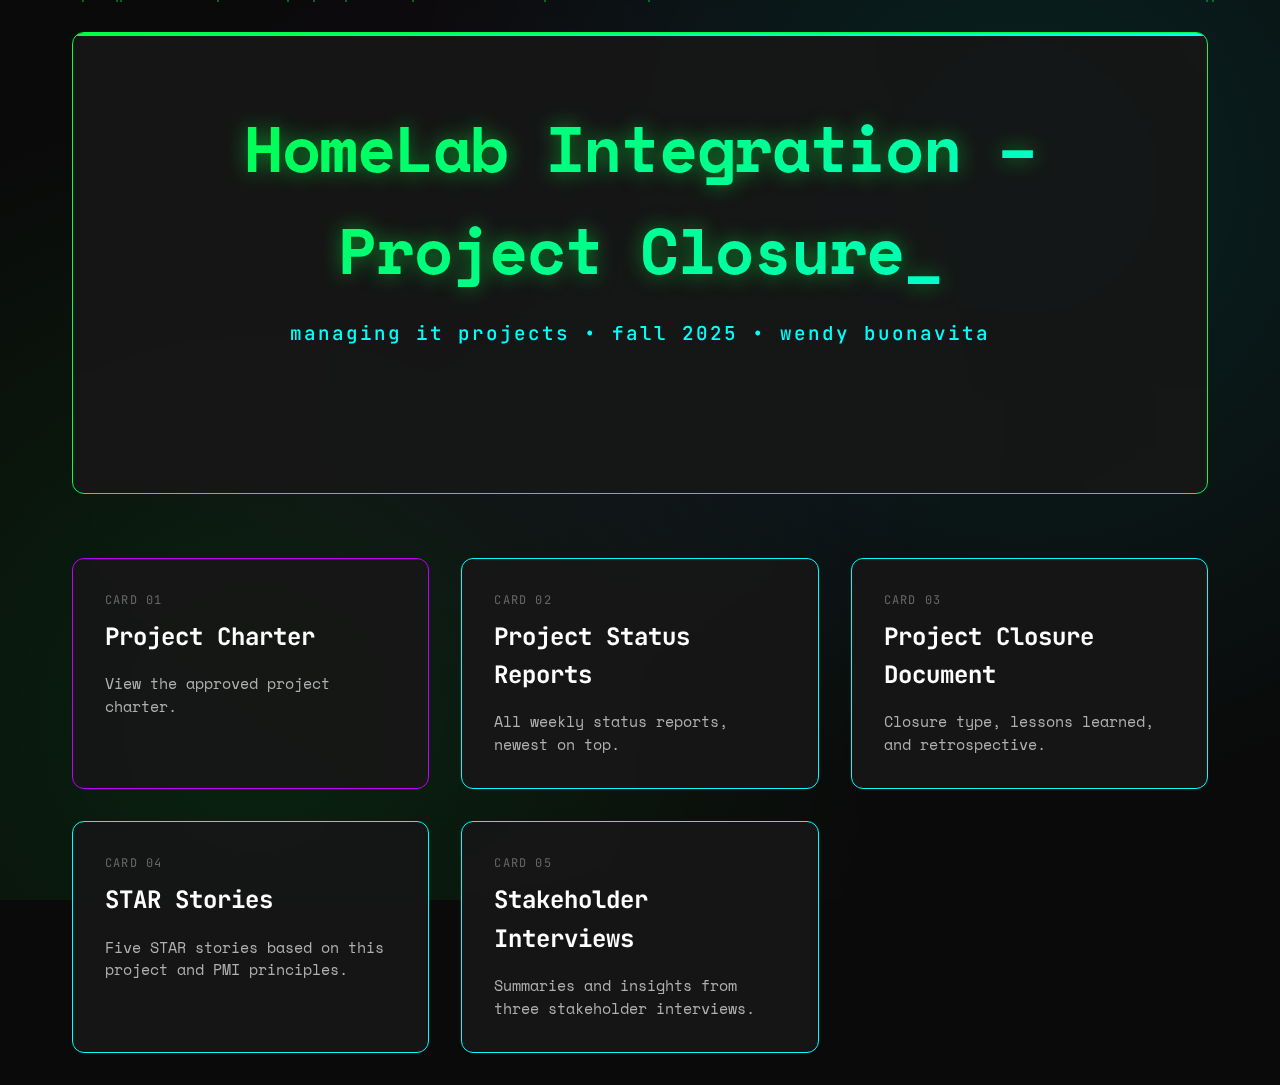
<file: index.html>
<!DOCTYPE html>
<html lang="en">
  <head>
    <meta charset="UTF-8" />
    <meta name="viewport" content="width=device-width, initial-scale=1.0" />
    <title>HomeLab Integration – Project Closure</title>
    <link rel="stylesheet" href="style.css" />
  </head>
  <body>
    <div class="matrix-bg"></div>
    <div class="particles"></div>

    <div class="container">
      <section class="hero">
        <h1 class="hero-title">HomeLab Integration – Project Closure</h1>
        <p class="hero-subtitle">
          managing it projects • fall 2025 • wendy buonavita
        </p>
      </section>

      <div class="card-grid">
        <a
          href="https://caldodemiso.github.io/project-charter-v3/"
          class="card charter"
          target="_blank"
        >
          <div class="card-number">Card 01</div>
          <h2 class="card-title">Project Charter</h2>
          <p class="card-description">View the approved project charter.</p>
        </a>

        <a href="status.html" class="card">
          <div class="card-number">Card 02</div>
          <h2 class="card-title">Project Status Reports</h2>
          <p class="card-description">
            All weekly status reports, newest on top.
          </p>
        </a>

        <a href="closure.html" class="card">
          <div class="card-number">Card 03</div>
          <h2 class="card-title">Project Closure Document</h2>
          <p class="card-description">
            Closure type, lessons learned, and retrospective.
          </p>
        </a>

        <a href="star.html" class="card">
          <div class="card-number">Card 04</div>
          <h2 class="card-title">STAR Stories</h2>
          <p class="card-description">
            Five STAR stories based on this project and PMI principles.
          </p>
        </a>

        <a href="interviews.html" class="card">
          <div class="card-number">Card 05</div>
          <h2 class="card-title">Stakeholder Interviews</h2>
          <p class="card-description">
            Summaries and insights from three stakeholder interviews.
          </p>
        </a>
      </div>
    </div>

    <script>
      // Generate floating particles
      function generateParticles() {
        const particlesContainer = document.querySelector(".particles");
        const particleCount = Math.floor(window.innerWidth / 100);

        for (let i = 0; i < particleCount; i++) {
          const particle = document.createElement("div");
          particle.className = "particle";
          particle.style.left = Math.random() * 100 + "%";
          particle.style.animationDelay = Math.random() * 15 + "s";
          particle.style.animationDuration = 15 + Math.random() * 10 + "s";
          particlesContainer.appendChild(particle);
        }
      }

      generateParticles();
    </script>
  </body>
</html>
</file>
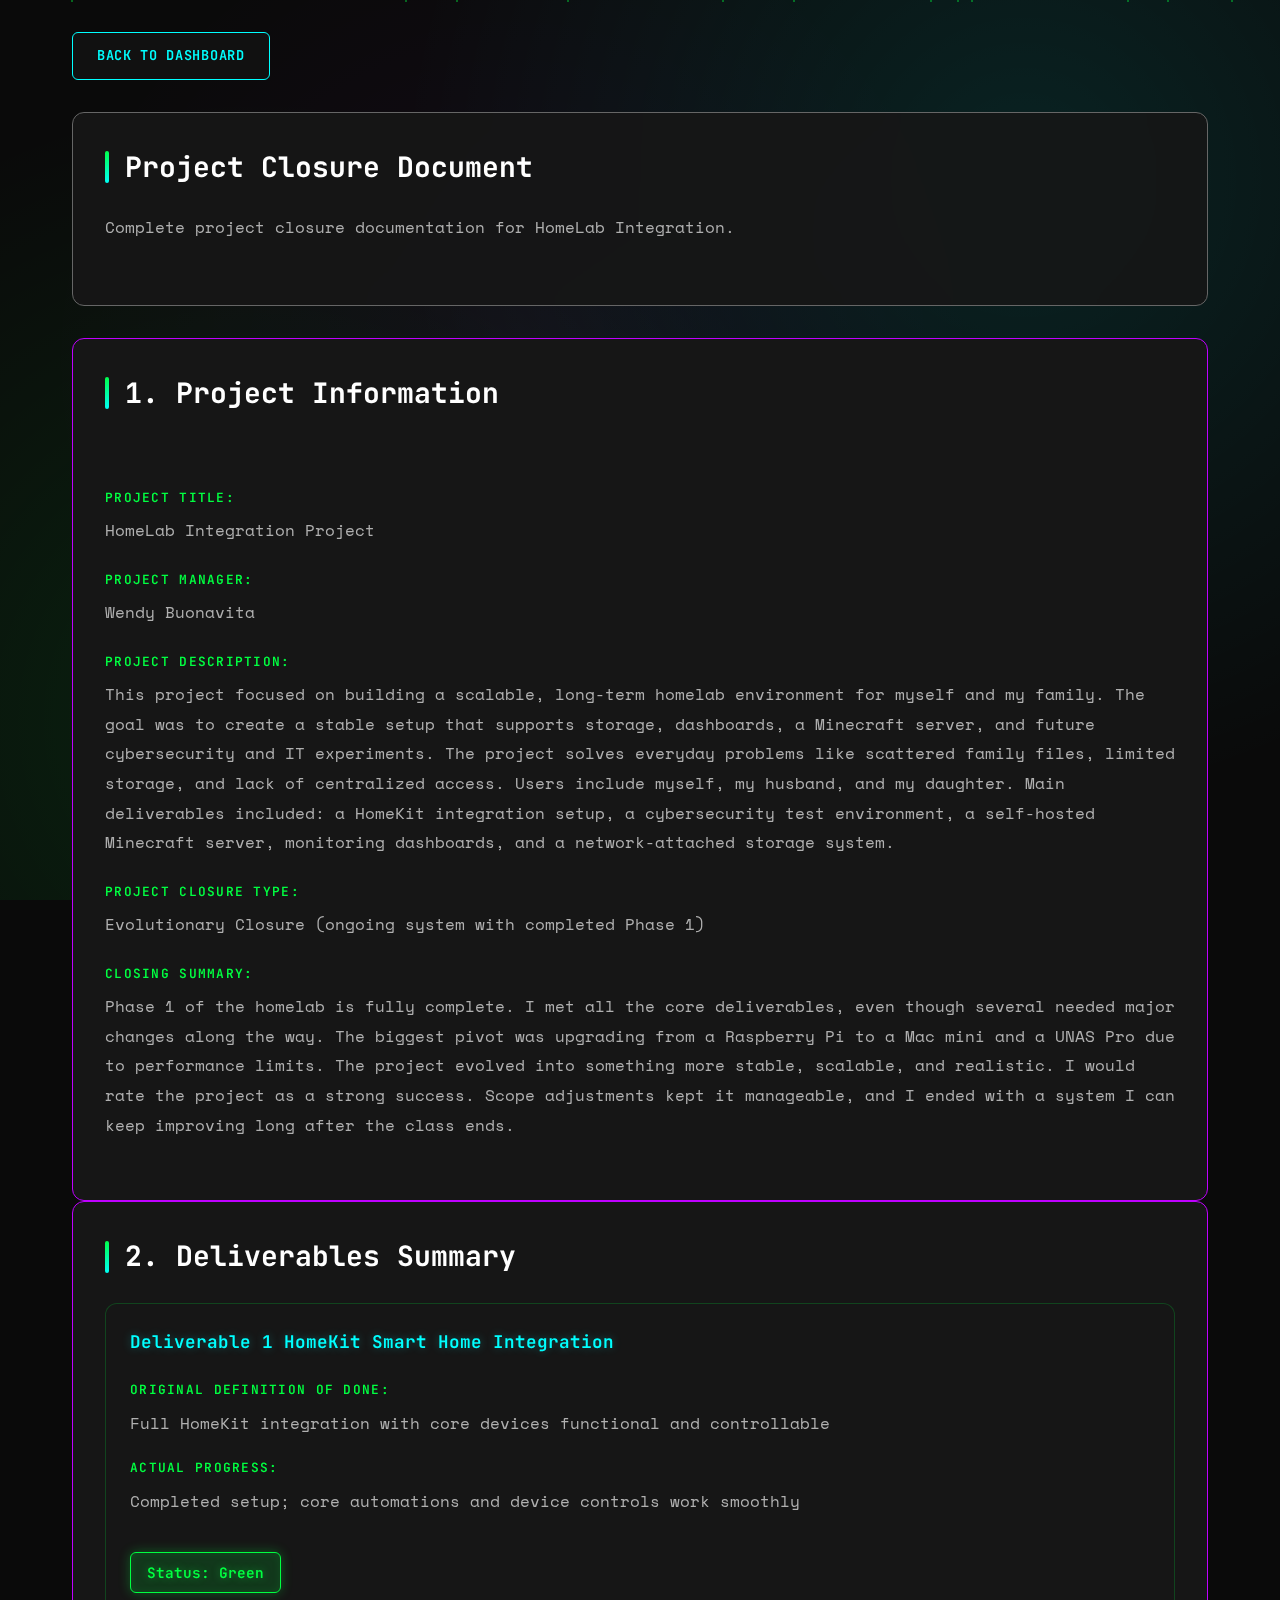
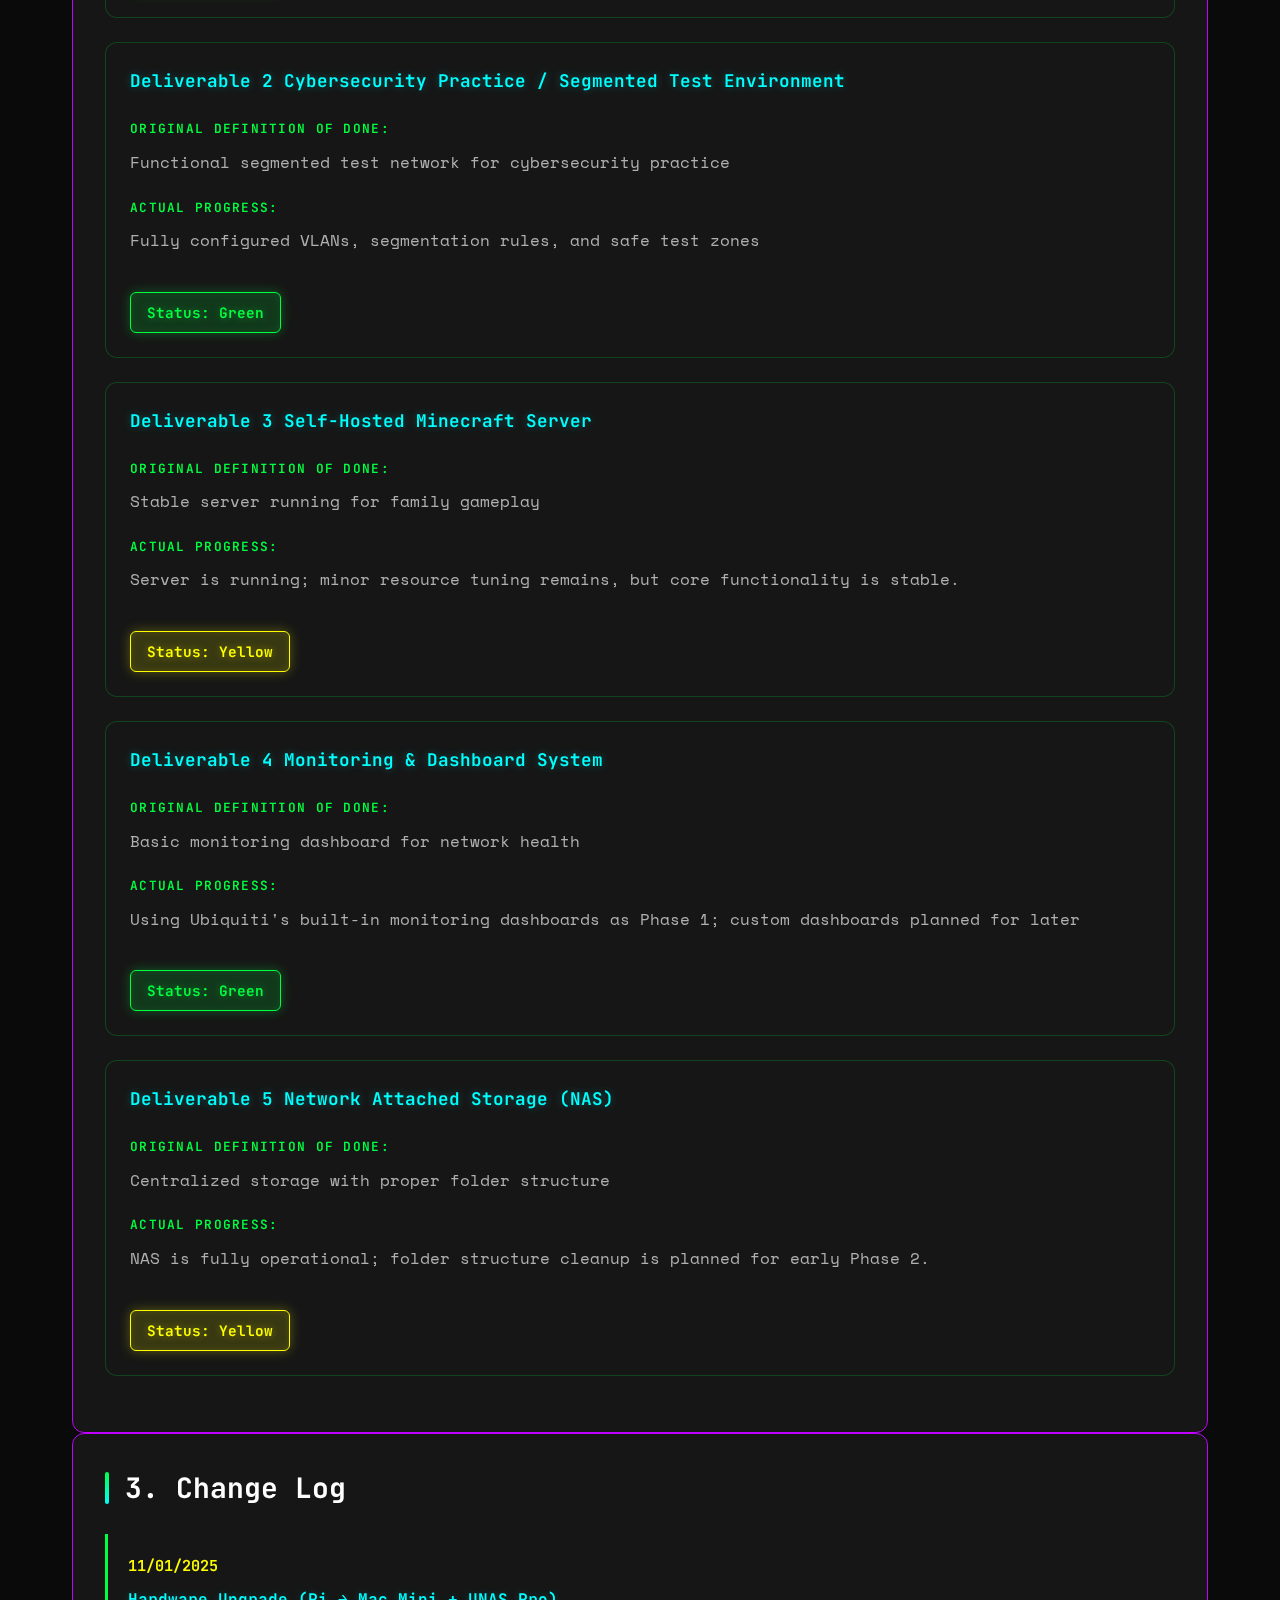
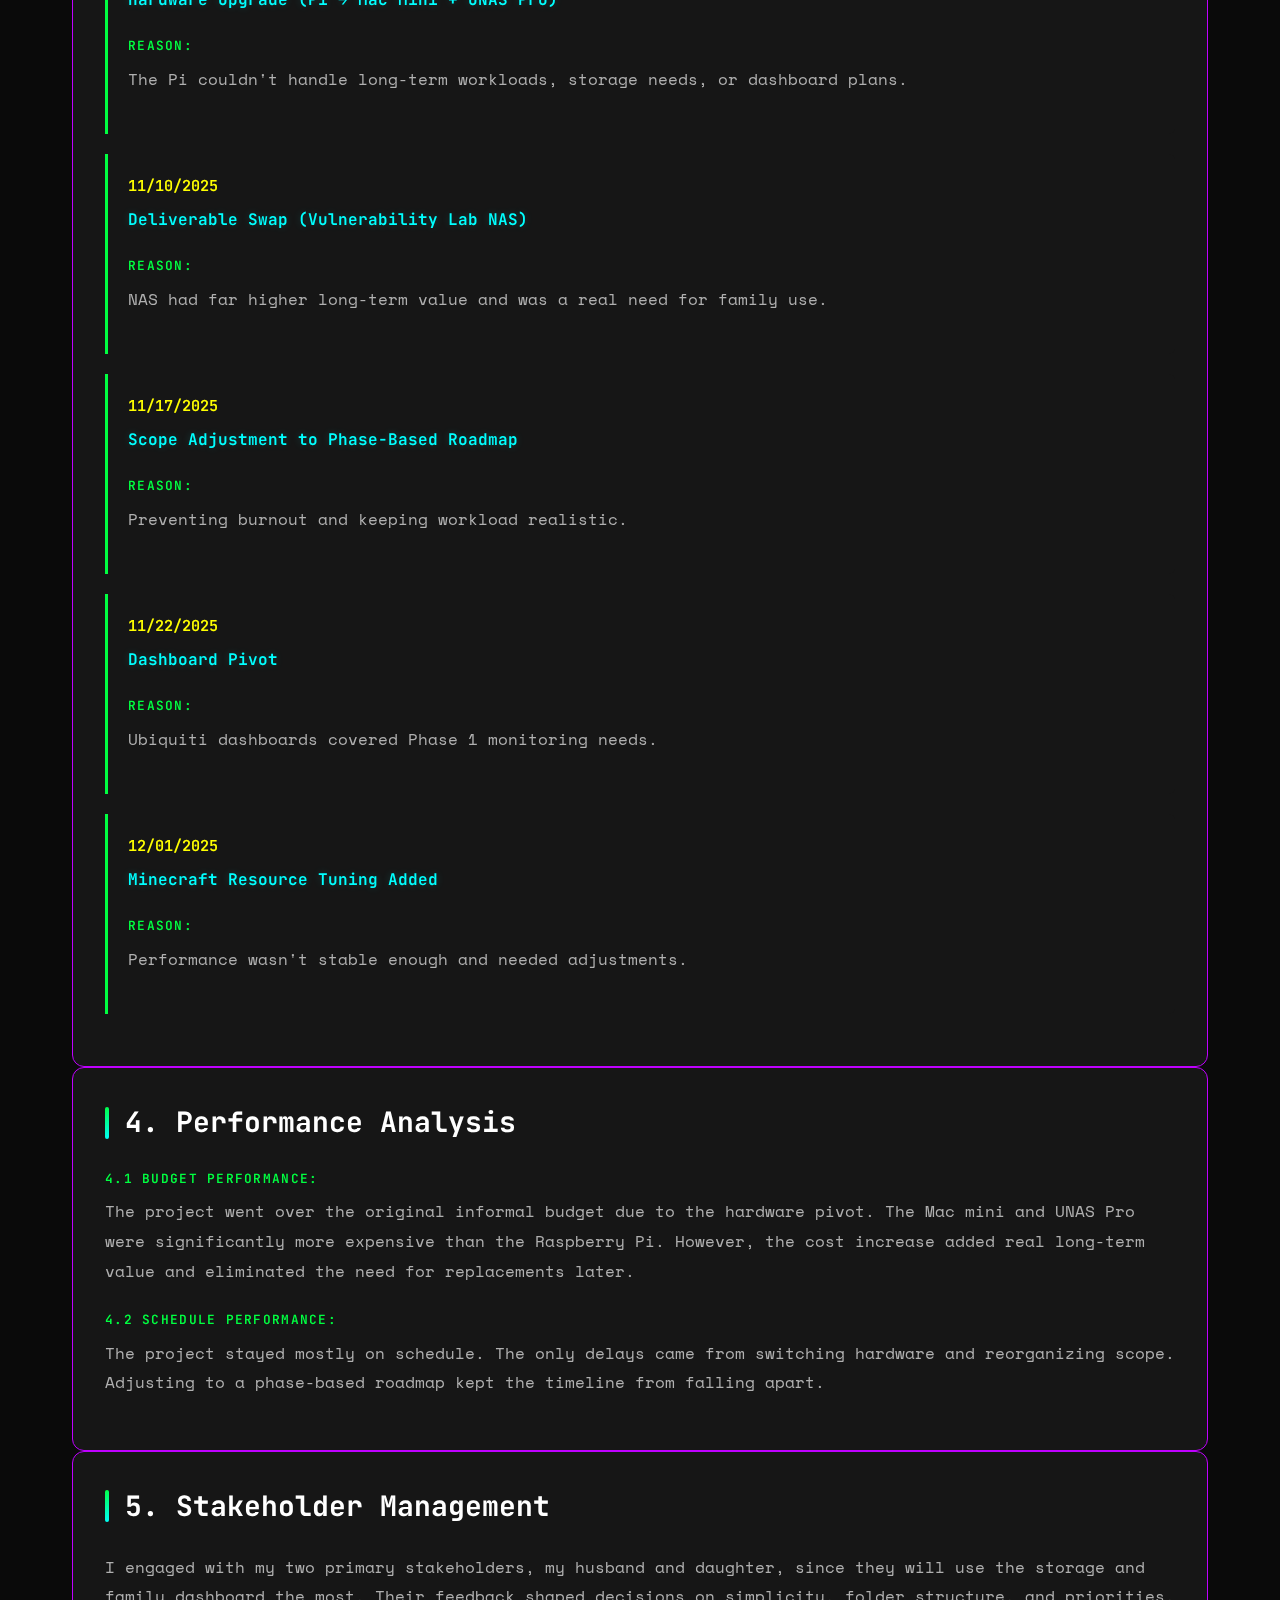
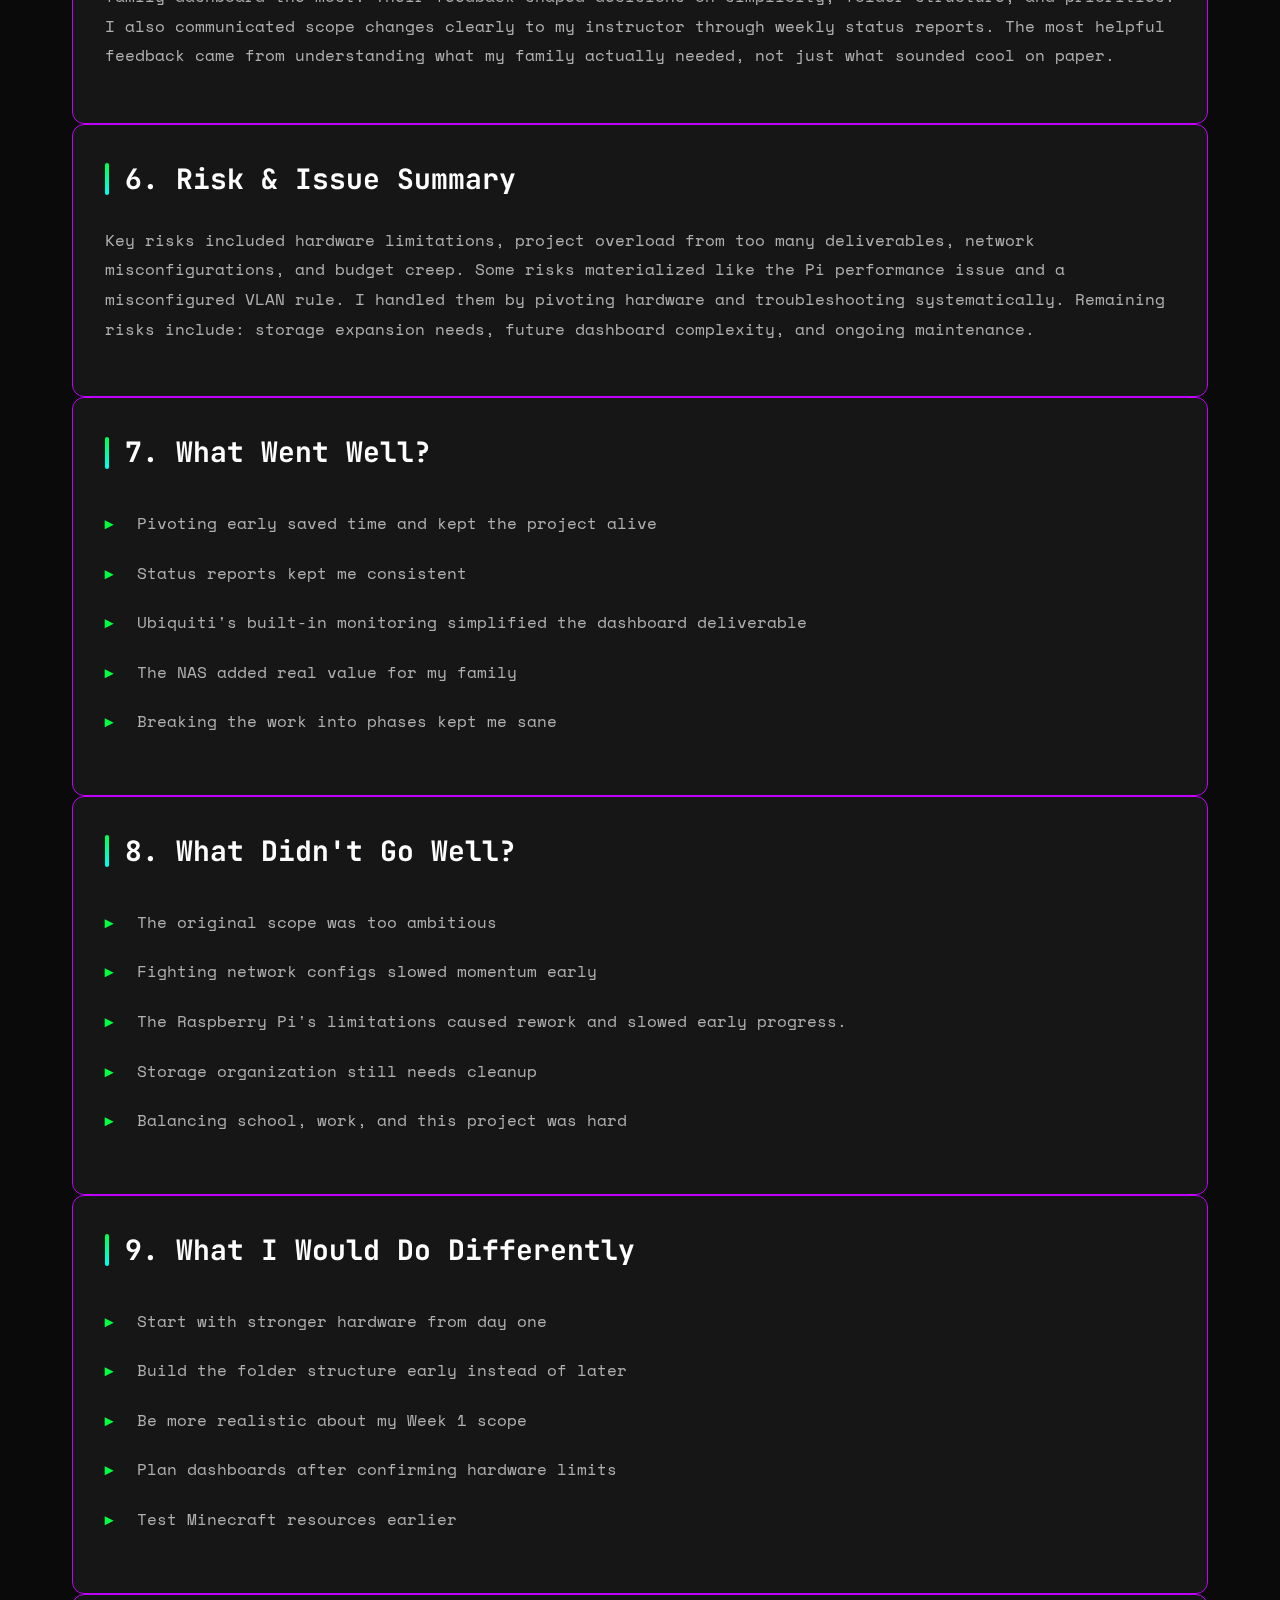
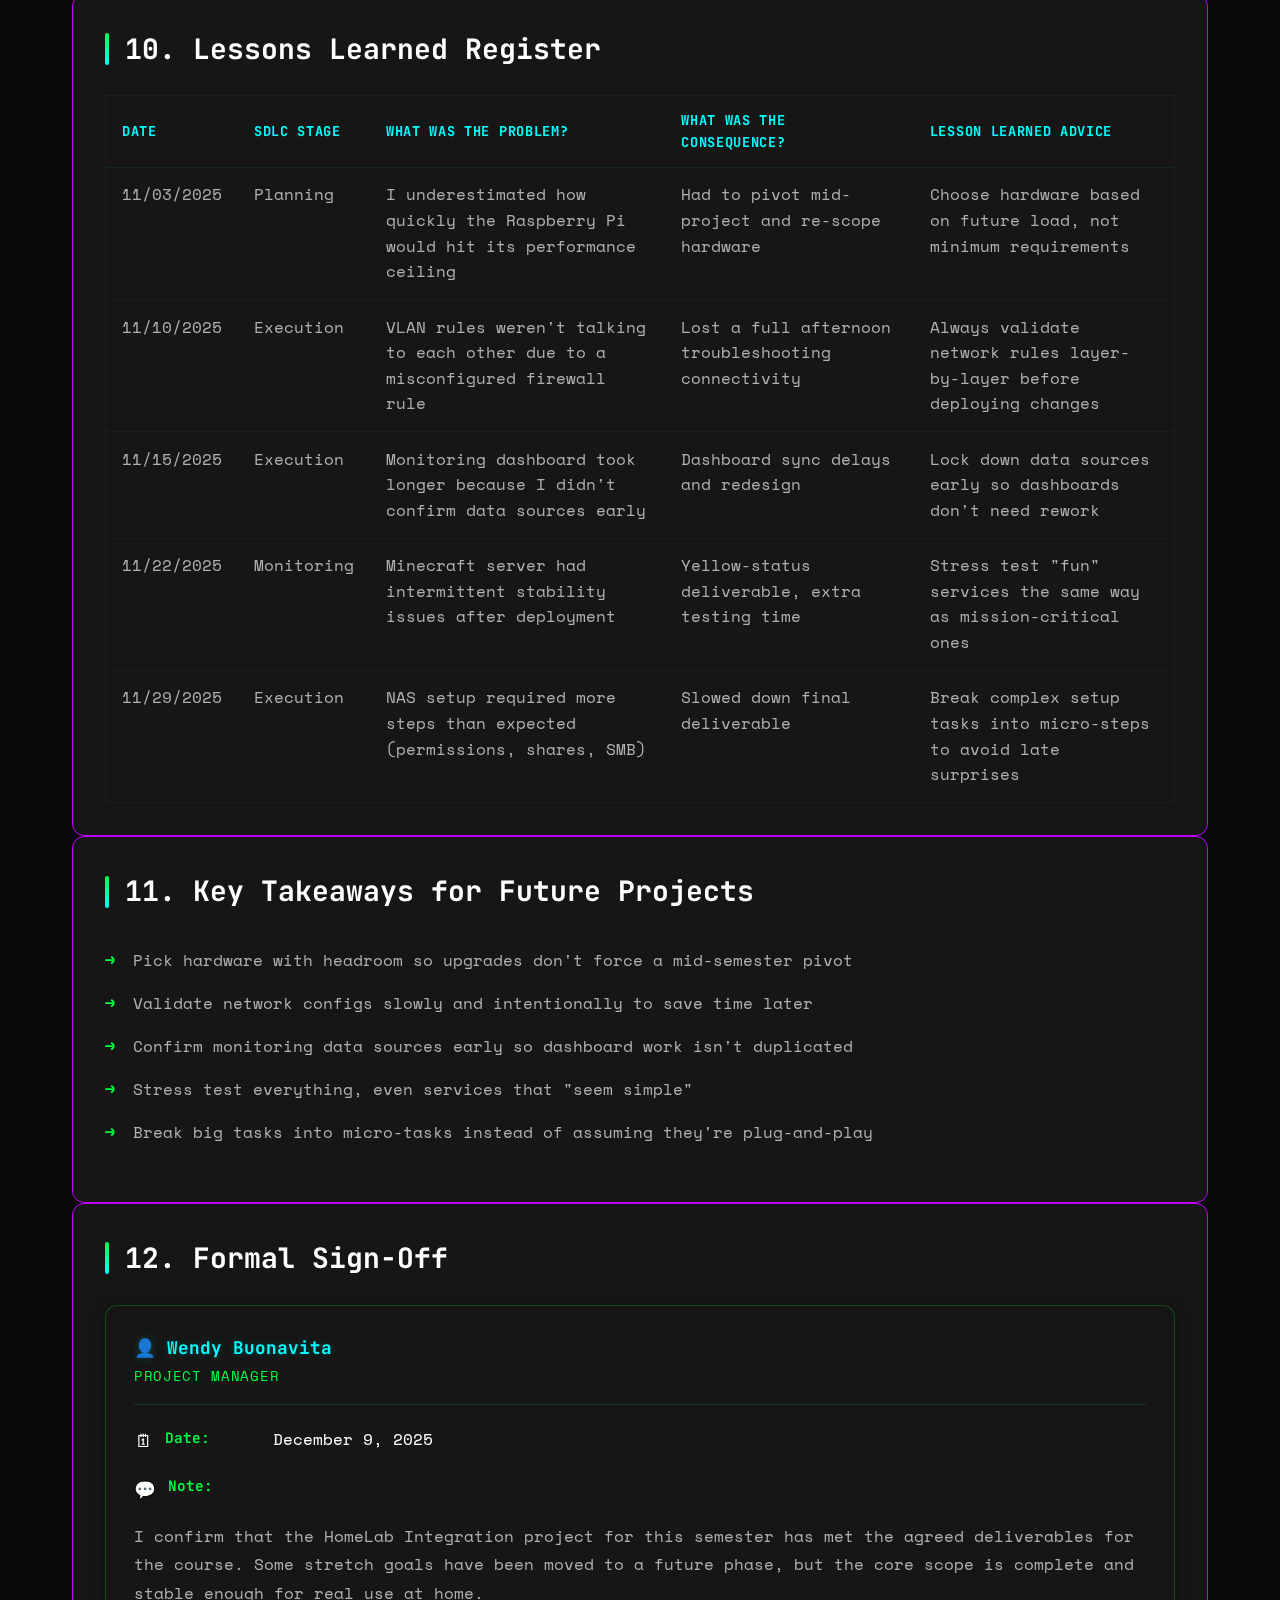
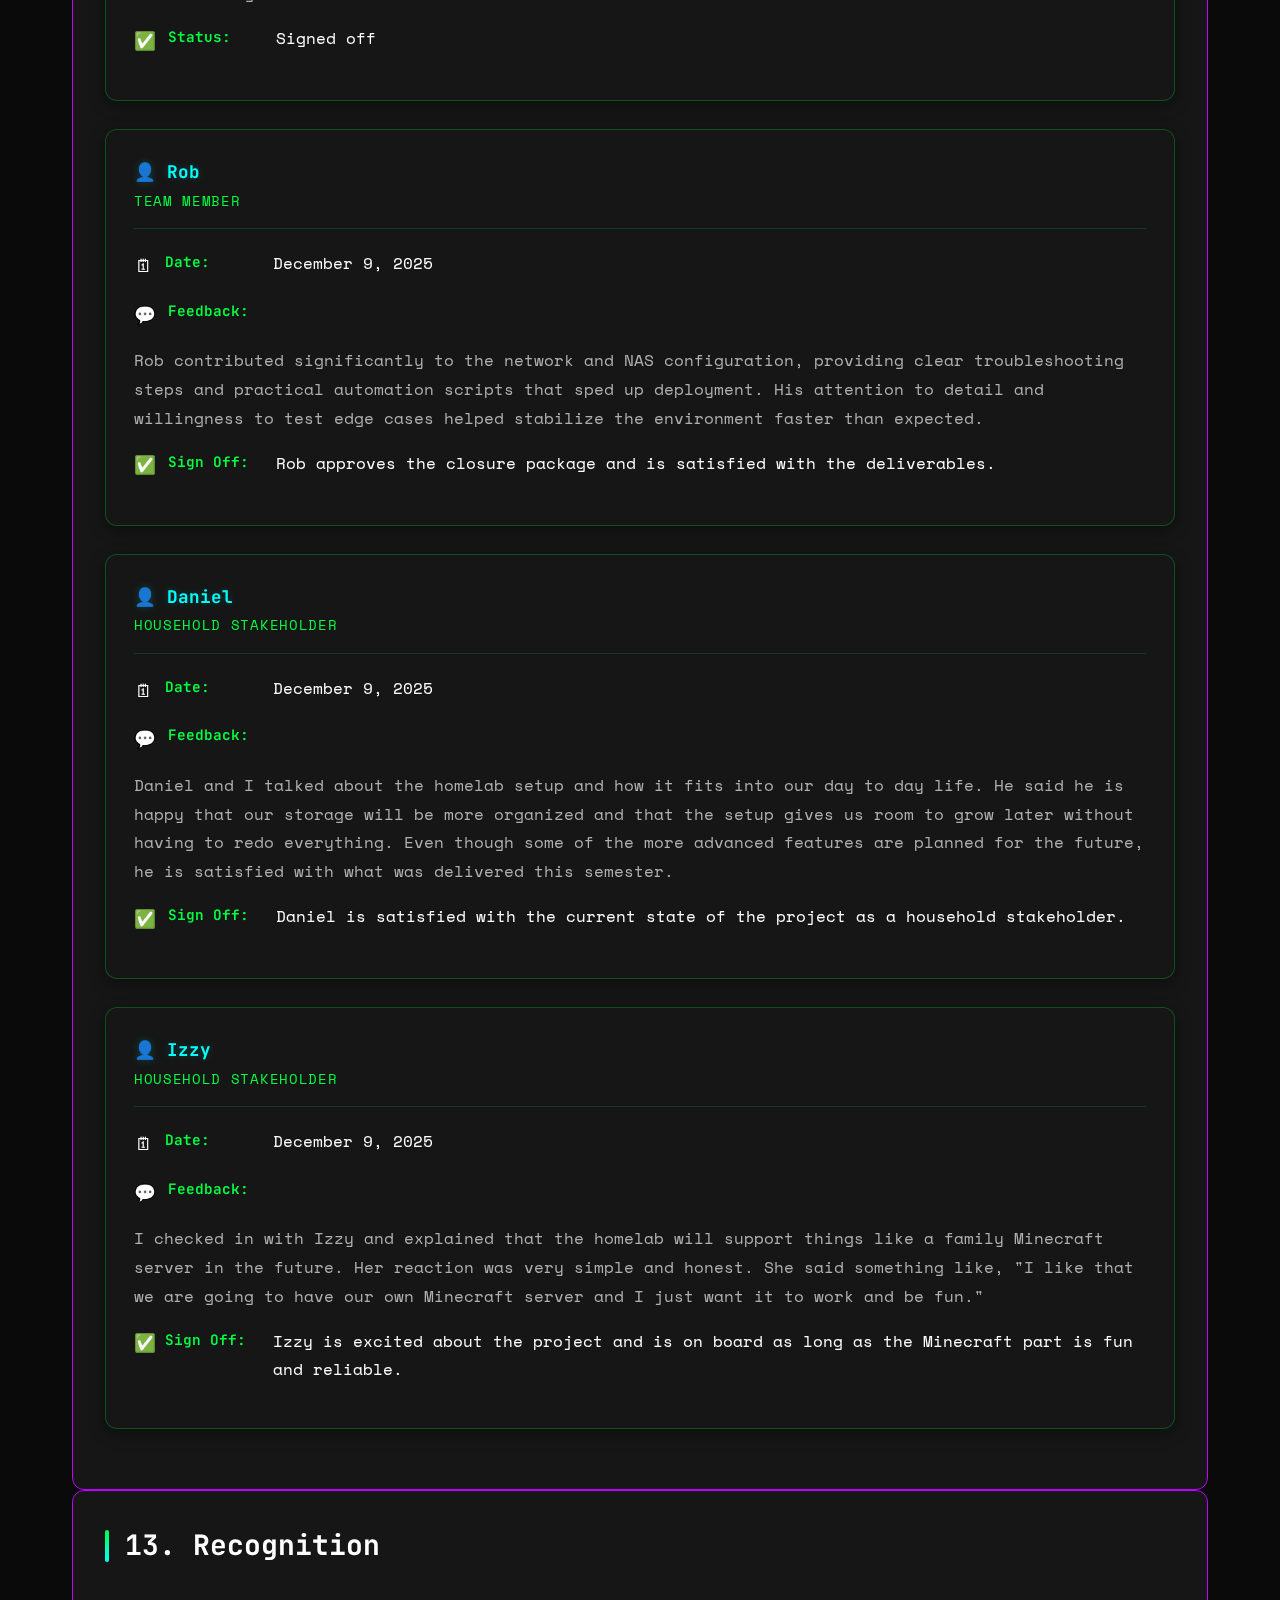
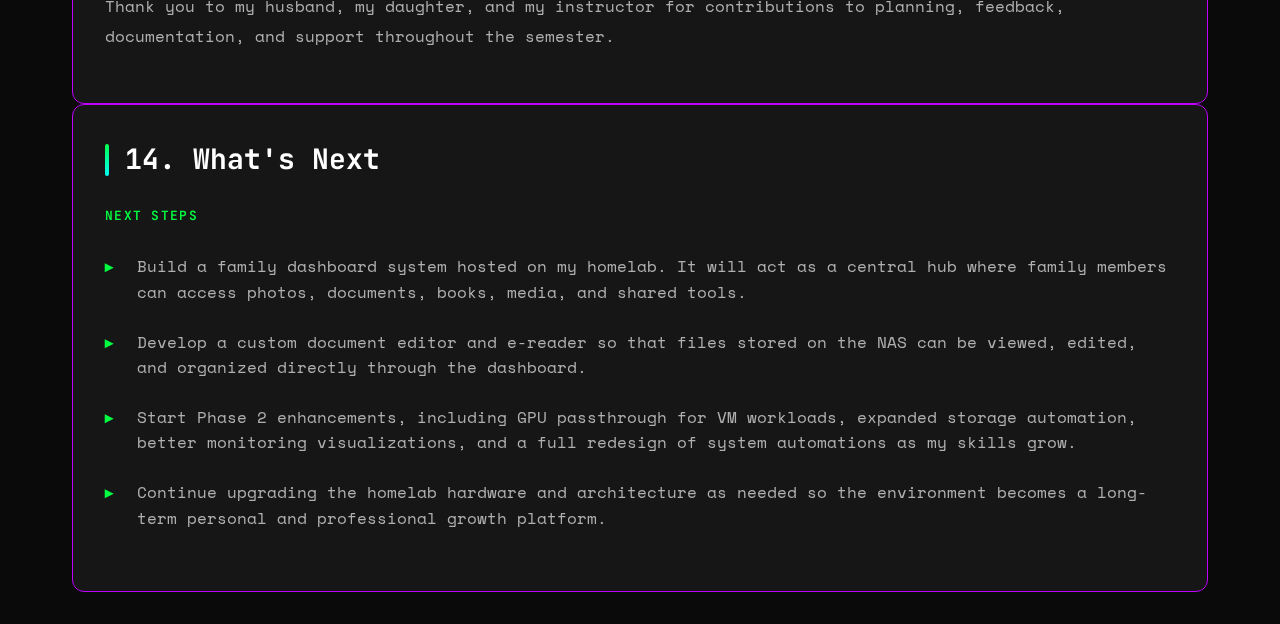
<file: closure.html>
﻿<!DOCTYPE html>
<html lang="en">
  <head>
    <meta charset="UTF-8" />
    <meta name="viewport" content="width=device-width, initial-scale=1.0" />
    <title>Project Closure Document HomeLab Integration</title>
    <link rel="stylesheet" href="style.css" />
  </head>
  <body>
    <div class="matrix-bg"></div>
    <div class="particles"></div>

    <div class="container">
      <a href="index.html" class="back-button"> Back to Dashboard</a>

      <section class="section">
        <h1 class="section-title">Project Closure Document</h1>
        <p class="section-intro">
          Complete project closure documentation for HomeLab Integration.
        </p>
      </section>

      <!-- 1. Project Information -->
      <div class="closure-section">
        <div class="section-title">1. Project Information</div>

        <div class="project-info">
          <div class="closure-label">Project Title:</div>
          <div class="closure-text">HomeLab Integration Project</div>

          <div class="closure-label">Project Manager:</div>
          <div class="closure-text">Wendy Buonavita</div>

          <div class="closure-label">Project Description:</div>
          <div class="closure-text">
            This project focused on building a scalable, long-term homelab
            environment for myself and my family. The goal was to create a
            stable setup that supports storage, dashboards, a Minecraft server,
            and future cybersecurity and IT experiments. The project solves
            everyday problems like scattered family files, limited storage, and
            lack of centralized access. Users include myself, my husband, and my
            daughter. Main deliverables included: a HomeKit integration setup, a
            cybersecurity test environment, a self-hosted Minecraft server,
            monitoring dashboards, and a network-attached storage system.
          </div>

          <div class="closure-label">Project Closure Type:</div>
          <div class="closure-text">
            Evolutionary Closure (ongoing system with completed Phase 1)
          </div>

          <div class="closure-label">Closing Summary:</div>
          <div class="closure-text">
            Phase 1 of the homelab is fully complete. I met all the core
            deliverables, even though several needed major changes along the
            way. The biggest pivot was upgrading from a Raspberry Pi to a Mac
            mini and a UNAS Pro due to performance limits. The project evolved
            into something more stable, scalable, and realistic. I would rate
            the project as a strong success. Scope adjustments kept it
            manageable, and I ended with a system I can keep improving long
            after the class ends.
          </div>
        </div>
      </div>

      <!-- 2. Deliverables Summary -->
      <div class="closure-section">
        <div class="section-title">2. Deliverables Summary</div>

        <div class="deliverable-item">
          <div class="deliverable-name">
            Deliverable 1 HomeKit Smart Home Integration
          </div>
          <div class="closure-label">Original Definition of Done:</div>
          <div class="closure-text">
            Full HomeKit integration with core devices functional and
            controllable
          </div>
          <div class="closure-label" style="margin-top: 1rem">
            Actual Progress:
          </div>
          <div class="closure-text">
            Completed setup; core automations and device controls work smoothly
          </div>
          <div class="status-badge-inline green" style="margin-top: 1rem">
            Status: Green
          </div>
        </div>

        <div class="deliverable-item">
          <div class="deliverable-name">
            Deliverable 2 Cybersecurity Practice / Segmented Test Environment
          </div>
          <div class="closure-label">Original Definition of Done:</div>
          <div class="closure-text">
            Functional segmented test network for cybersecurity practice
          </div>
          <div class="closure-label" style="margin-top: 1rem">
            Actual Progress:
          </div>
          <div class="closure-text">
            Fully configured VLANs, segmentation rules, and safe test zones
          </div>
          <div class="status-badge-inline green" style="margin-top: 1rem">
            Status: Green
          </div>
        </div>

        <div class="deliverable-item">
          <div class="deliverable-name">
            Deliverable 3 Self-Hosted Minecraft Server
          </div>
          <div class="closure-label">Original Definition of Done:</div>
          <div class="closure-text">
            Stable server running for family gameplay
          </div>
          <div class="closure-label" style="margin-top: 1rem">
            Actual Progress:
          </div>
          <div class="closure-text">
            Server is running; minor resource tuning remains, but core
            functionality is stable.
          </div>
          <div class="status-badge-inline yellow" style="margin-top: 1rem">
            Status: Yellow
          </div>
        </div>

        <div class="deliverable-item">
          <div class="deliverable-name">
            Deliverable 4 Monitoring &amp; Dashboard System
          </div>
          <div class="closure-label">Original Definition of Done:</div>
          <div class="closure-text">
            Basic monitoring dashboard for network health
          </div>
          <div class="closure-label" style="margin-top: 1rem">
            Actual Progress:
          </div>
          <div class="closure-text">
            Using Ubiquiti's built-in monitoring dashboards as Phase 1; custom
            dashboards planned for later
          </div>
          <div class="status-badge-inline green" style="margin-top: 1rem">
            Status: Green
          </div>
        </div>

        <div class="deliverable-item">
          <div class="deliverable-name">
            Deliverable 5 Network Attached Storage (NAS)
          </div>
          <div class="closure-label">Original Definition of Done:</div>
          <div class="closure-text">
            Centralized storage with proper folder structure
          </div>
          <div class="closure-label" style="margin-top: 1rem">
            Actual Progress:
          </div>
          <div class="closure-text">
            NAS is fully operational; folder structure cleanup is planned for
            early Phase 2.
          </div>
          <div class="status-badge-inline yellow" style="margin-top: 1rem">
            Status: Yellow
          </div>
        </div>
      </div>

      <!-- 3. Change Log -->
      <div class="closure-section">
        <div class="section-title">3. Change Log</div>

        <div class="change-entry">
          <div class="change-date">11/01/2025</div>
          <div class="change-title">
            Hardware Upgrade (Pi → Mac Mini + UNAS Pro)
          </div>
          <div class="closure-label">Reason:</div>
          <div class="closure-text">
            The Pi couldn't handle long-term workloads, storage needs, or
            dashboard plans.
          </div>
        </div>

        <div class="change-entry">
          <div class="change-date">11/10/2025</div>
          <div class="change-title">
            Deliverable Swap (Vulnerability Lab NAS)
          </div>
          <div class="closure-label">Reason:</div>
          <div class="closure-text">
            NAS had far higher long-term value and was a real need for family
            use.
          </div>
        </div>

        <div class="change-entry">
          <div class="change-date">11/17/2025</div>
          <div class="change-title">
            Scope Adjustment to Phase-Based Roadmap
          </div>
          <div class="closure-label">Reason:</div>
          <div class="closure-text">
            Preventing burnout and keeping workload realistic.
          </div>
        </div>

        <div class="change-entry">
          <div class="change-date">11/22/2025</div>
          <div class="change-title">Dashboard Pivot</div>
          <div class="closure-label">Reason:</div>
          <div class="closure-text">
            Ubiquiti dashboards covered Phase 1 monitoring needs.
          </div>
        </div>

        <div class="change-entry">
          <div class="change-date">12/01/2025</div>
          <div class="change-title">Minecraft Resource Tuning Added</div>
          <div class="closure-label">Reason:</div>
          <div class="closure-text">
            Performance wasn't stable enough and needed adjustments.
          </div>
        </div>
      </div>

      <!-- 4. Performance Analysis -->
      <div class="closure-section">
        <div class="section-title">4. Performance Analysis</div>

        <div class="closure-label">4.1 Budget Performance:</div>
        <div class="closure-text">
          The project went over the original informal budget due to the hardware
          pivot. The Mac mini and UNAS Pro were significantly more expensive
          than the Raspberry Pi. However, the cost increase added real long-term
          value and eliminated the need for replacements later.
        </div>

        <div class="closure-label" style="margin-top: 1.5rem">
          4.2 Schedule Performance:
        </div>
        <div class="closure-text">
          The project stayed mostly on schedule. The only delays came from
          switching hardware and reorganizing scope. Adjusting to a phase-based
          roadmap kept the timeline from falling apart.
        </div>
      </div>

      <!-- 5. Stakeholder Management -->
      <div class="closure-section">
        <div class="section-title">5. Stakeholder Management</div>
        <div class="closure-text">
          I engaged with my two primary stakeholders, my husband and daughter,
          since they will use the storage and family dashboard the most. Their
          feedback shaped decisions on simplicity, folder structure, and
          priorities. I also communicated scope changes clearly to my instructor
          through weekly status reports. The most helpful feedback came from
          understanding what my family actually needed, not just what sounded
          cool on paper.
        </div>
      </div>

      <!-- 6. Risk &amp; Issue Summary -->
      <div class="closure-section">
        <div class="section-title">6. Risk &amp; Issue Summary</div>
        <div class="closure-text">
          Key risks included hardware limitations, project overload from too
          many deliverables, network misconfigurations, and budget creep. Some
          risks materialized like the Pi performance issue and a misconfigured
          VLAN rule. I handled them by pivoting hardware and troubleshooting
          systematically. Remaining risks include: storage expansion needs,
          future dashboard complexity, and ongoing maintenance.
        </div>
      </div>

      <!-- 7. What Went Well? -->
      <div class="closure-section">
        <div class="section-title">7. What Went Well?</div>
        <ul class="retro-list">
          <li>Pivoting early saved time and kept the project alive</li>
          <li>Status reports kept me consistent</li>
          <li>
            Ubiquiti's built-in monitoring simplified the dashboard deliverable
          </li>
          <li>The NAS added real value for my family</li>
          <li>Breaking the work into phases kept me sane</li>
        </ul>
      </div>

      <!-- 8. What Didn't Go Well? -->
      <div class="closure-section">
        <div class="section-title">8. What Didn't Go Well?</div>
        <ul class="retro-list">
          <li>The original scope was too ambitious</li>
          <li>Fighting network configs slowed momentum early</li>
          <li>
            The Raspberry Pi's limitations caused rework and slowed early
            progress.
          </li>
          <li>Storage organization still needs cleanup</li>
          <li>Balancing school, work, and this project was hard</li>
        </ul>
      </div>

      <!-- 9. What I Would Do Differently -->
      <div class="closure-section">
        <div class="section-title">9. What I Would Do Differently</div>
        <ul class="retro-list">
          <li>Start with stronger hardware from day one</li>
          <li>Build the folder structure early instead of later</li>
          <li>Be more realistic about my Week 1 scope</li>
          <li>Plan dashboards after confirming hardware limits</li>
          <li>Test Minecraft resources earlier</li>
        </ul>
      </div>

      <!-- 10. Lessons Learned Register -->
      <div class="closure-section">
        <div class="section-title">10. Lessons Learned Register</div>
        <table class="lessons-register-table">
          <thead>
            <tr>
              <th>Date</th>
              <th>SDLC Stage</th>
              <th>What was the problem?</th>
              <th>What was the consequence?</th>
              <th>Lesson Learned Advice</th>
            </tr>
          </thead>
          <tbody>
            <tr>
              <td>11/03/2025</td>
              <td>Planning</td>
              <td>
                I underestimated how quickly the Raspberry Pi would hit its
                performance ceiling
              </td>
              <td>Had to pivot mid-project and re-scope hardware</td>
              <td>
                Choose hardware based on future load, not minimum requirements
              </td>
            </tr>
            <tr>
              <td>11/10/2025</td>
              <td>Execution</td>
              <td>
                VLAN rules weren't talking to each other due to a misconfigured
                firewall rule
              </td>
              <td>Lost a full afternoon troubleshooting connectivity</td>
              <td>
                Always validate network rules layer-by-layer before deploying
                changes
              </td>
            </tr>
            <tr>
              <td>11/15/2025</td>
              <td>Execution</td>
              <td>
                Monitoring dashboard took longer because I didn't confirm data
                sources early
              </td>
              <td>Dashboard sync delays and redesign</td>
              <td>
                Lock down data sources early so dashboards don't need rework
              </td>
            </tr>
            <tr>
              <td>11/22/2025</td>
              <td>Monitoring</td>
              <td>
                Minecraft server had intermittent stability issues after
                deployment
              </td>
              <td>Yellow-status deliverable, extra testing time</td>
              <td>
                Stress test "fun" services the same way as mission-critical ones
              </td>
            </tr>
            <tr>
              <td>11/29/2025</td>
              <td>Execution</td>
              <td>
                NAS setup required more steps than expected (permissions,
                shares, SMB)
              </td>
              <td>Slowed down final deliverable</td>
              <td>
                Break complex setup tasks into micro-steps to avoid late
                surprises
              </td>
            </tr>
          </tbody>
        </table>
      </div>

      <!-- 11. Key Takeaways for Future Projects -->
      <div class="closure-section">
        <div class="section-title">11. Key Takeaways for Future Projects</div>
        <ul class="insights-list">
          <li>
            Pick hardware with headroom so upgrades don't force a mid-semester
            pivot
          </li>
          <li>
            Validate network configs slowly and intentionally to save time later
          </li>
          <li>
            Confirm monitoring data sources early so dashboard work isn't
            duplicated
          </li>
          <li>Stress test everything, even services that "seem simple"</li>
          <li>
            Break big tasks into micro-tasks instead of assuming they're
            plug-and-play
          </li>
        </ul>
      </div>

      <!-- 12. Formal Sign-Off -->
      <div class="closure-section">
        <div class="section-title">12. Formal Sign-Off</div>

        <div class="signoff-card">
          <div class="signoff-header">
            <div class="signoff-name">👤 Wendy Buonavita</div>
            <div class="signoff-role">Project Manager</div>
          </div>
          <div class="signoff-body">
            <div class="signoff-row">
              <span class="signoff-icon">🗓</span>
              <span class="signoff-label">Date:</span>
              <span>December 9, 2025</span>
            </div>
            <div class="signoff-row">
              <span class="signoff-icon">💬</span>
              <span class="signoff-label">Note:</span>
            </div>
            <div class="signoff-text">
              I confirm that the HomeLab Integration project for this semester
              has met the agreed deliverables for the course. Some stretch goals
              have been moved to a future phase, but the core scope is complete
              and stable enough for real use at home.
            </div>
            <div class="signoff-row">
              <span class="signoff-icon">✅</span>
              <span class="signoff-label">Status:</span>
              <span>Signed off</span>
            </div>
          </div>
        </div>

        <div class="signoff-card">
          <div class="signoff-header">
            <div class="signoff-name">👤 Rob</div>
            <div class="signoff-role">Team Member</div>
          </div>
          <div class="signoff-body">
            <div class="signoff-row">
              <span class="signoff-icon">🗓</span>
              <span class="signoff-label">Date:</span>
              <span>December 9, 2025</span>
            </div>
            <div class="signoff-row">
              <span class="signoff-icon">💬</span>
              <span class="signoff-label">Feedback:</span>
            </div>
            <div class="signoff-text">
              Rob contributed significantly to the network and NAS
              configuration, providing clear troubleshooting steps and practical
              automation scripts that sped up deployment. His attention to
              detail and willingness to test edge cases helped stabilize the
              environment faster than expected.
            </div>
            <div class="signoff-row">
              <span class="signoff-icon">✅</span>
              <span class="signoff-label">Sign Off:</span>
              <span
                >Rob approves the closure package and is satisfied with the
                deliverables.</span
              >
            </div>
          </div>
        </div>

        <div class="signoff-card">
          <div class="signoff-header">
            <div class="signoff-name">👤 Daniel</div>
            <div class="signoff-role">Household Stakeholder</div>
          </div>
          <div class="signoff-body">
            <div class="signoff-row">
              <span class="signoff-icon">🗓</span>
              <span class="signoff-label">Date:</span>
              <span>December 9, 2025</span>
            </div>
            <div class="signoff-row">
              <span class="signoff-icon">💬</span>
              <span class="signoff-label">Feedback:</span>
            </div>
            <div class="signoff-text">
              Daniel and I talked about the homelab setup and how it fits into
              our day to day life. He said he is happy that our storage will be
              more organized and that the setup gives us room to grow later
              without having to redo everything. Even though some of the more
              advanced features are planned for the future, he is satisfied with
              what was delivered this semester.
            </div>
            <div class="signoff-row">
              <span class="signoff-icon">✅</span>
              <span class="signoff-label">Sign Off:</span>
              <span
                >Daniel is satisfied with the current state of the project as a
                household stakeholder.</span
              >
            </div>
          </div>
        </div>

        <div class="signoff-card">
          <div class="signoff-header">
            <div class="signoff-name">👤 Izzy</div>
            <div class="signoff-role">Household Stakeholder</div>
          </div>
          <div class="signoff-body">
            <div class="signoff-row">
              <span class="signoff-icon">🗓</span>
              <span class="signoff-label">Date:</span>
              <span>December 9, 2025</span>
            </div>
            <div class="signoff-row">
              <span class="signoff-icon">💬</span>
              <span class="signoff-label">Feedback:</span>
            </div>
            <div class="signoff-text">
              I checked in with Izzy and explained that the homelab will support
              things like a family Minecraft server in the future. Her reaction
              was very simple and honest. She said something like, "I like that
              we are going to have our own Minecraft server and I just want it
              to work and be fun."
            </div>
            <div class="signoff-row">
              <span class="signoff-icon">✅</span>
              <span class="signoff-label">Sign Off:</span>
              <span
                >Izzy is excited about the project and is on board as long as
                the Minecraft part is fun and reliable.</span
              >
            </div>
          </div>
        </div>
      </div>

      <!-- 13. Recognition -->
      <div class="closure-section">
        <div class="section-title">13. Recognition</div>
        <div class="closure-text">
          Thank you to my husband, my daughter, and my instructor for
          contributions to planning, feedback, documentation, and support
          throughout the semester.
        </div>
      </div>

      <!-- 14. What's Next -->
      <div class="closure-section">
        <div class="section-title">14. What's Next</div>
        <div class="closure-label">Next Steps</div>
        <ul class="retro-list">
          <li>
            Build a family dashboard system hosted on my homelab. It will act as
            a central hub where family members can access photos, documents,
            books, media, and shared tools.
          </li>
          <li>
            Develop a custom document editor and e-reader so that files stored
            on the NAS can be viewed, edited, and organized directly through the
            dashboard.
          </li>
          <li>
            Start Phase 2 enhancements, including GPU passthrough for VM
            workloads, expanded storage automation, better monitoring
            visualizations, and a full redesign of system automations as my
            skills grow.
          </li>
          <li>
            Continue upgrading the homelab hardware and architecture as needed
            so the environment becomes a long-term personal and professional
            growth platform.
          </li>
        </ul>
      </div>
    </div>

    <script>
      // Generate floating particles (same helper used across site)
      function generateParticles() {
        const particlesContainer = document.querySelector(".particles");
        const particleCount = Math.floor(window.innerWidth / 100);
        for (let i = 0; i < particleCount; i++) {
          const particle = document.createElement("div");
          particle.className = "particle";
          particle.style.left = Math.random() * 100 + "%";
          particle.style.animationDelay = Math.random() * 15 + "s";
          particle.style.animationDuration = 15 + Math.random() * 10 + "s";
          particlesContainer.appendChild(particle);
        }
      }
      generateParticles();
    </script>
  </body>
</html>
</file>
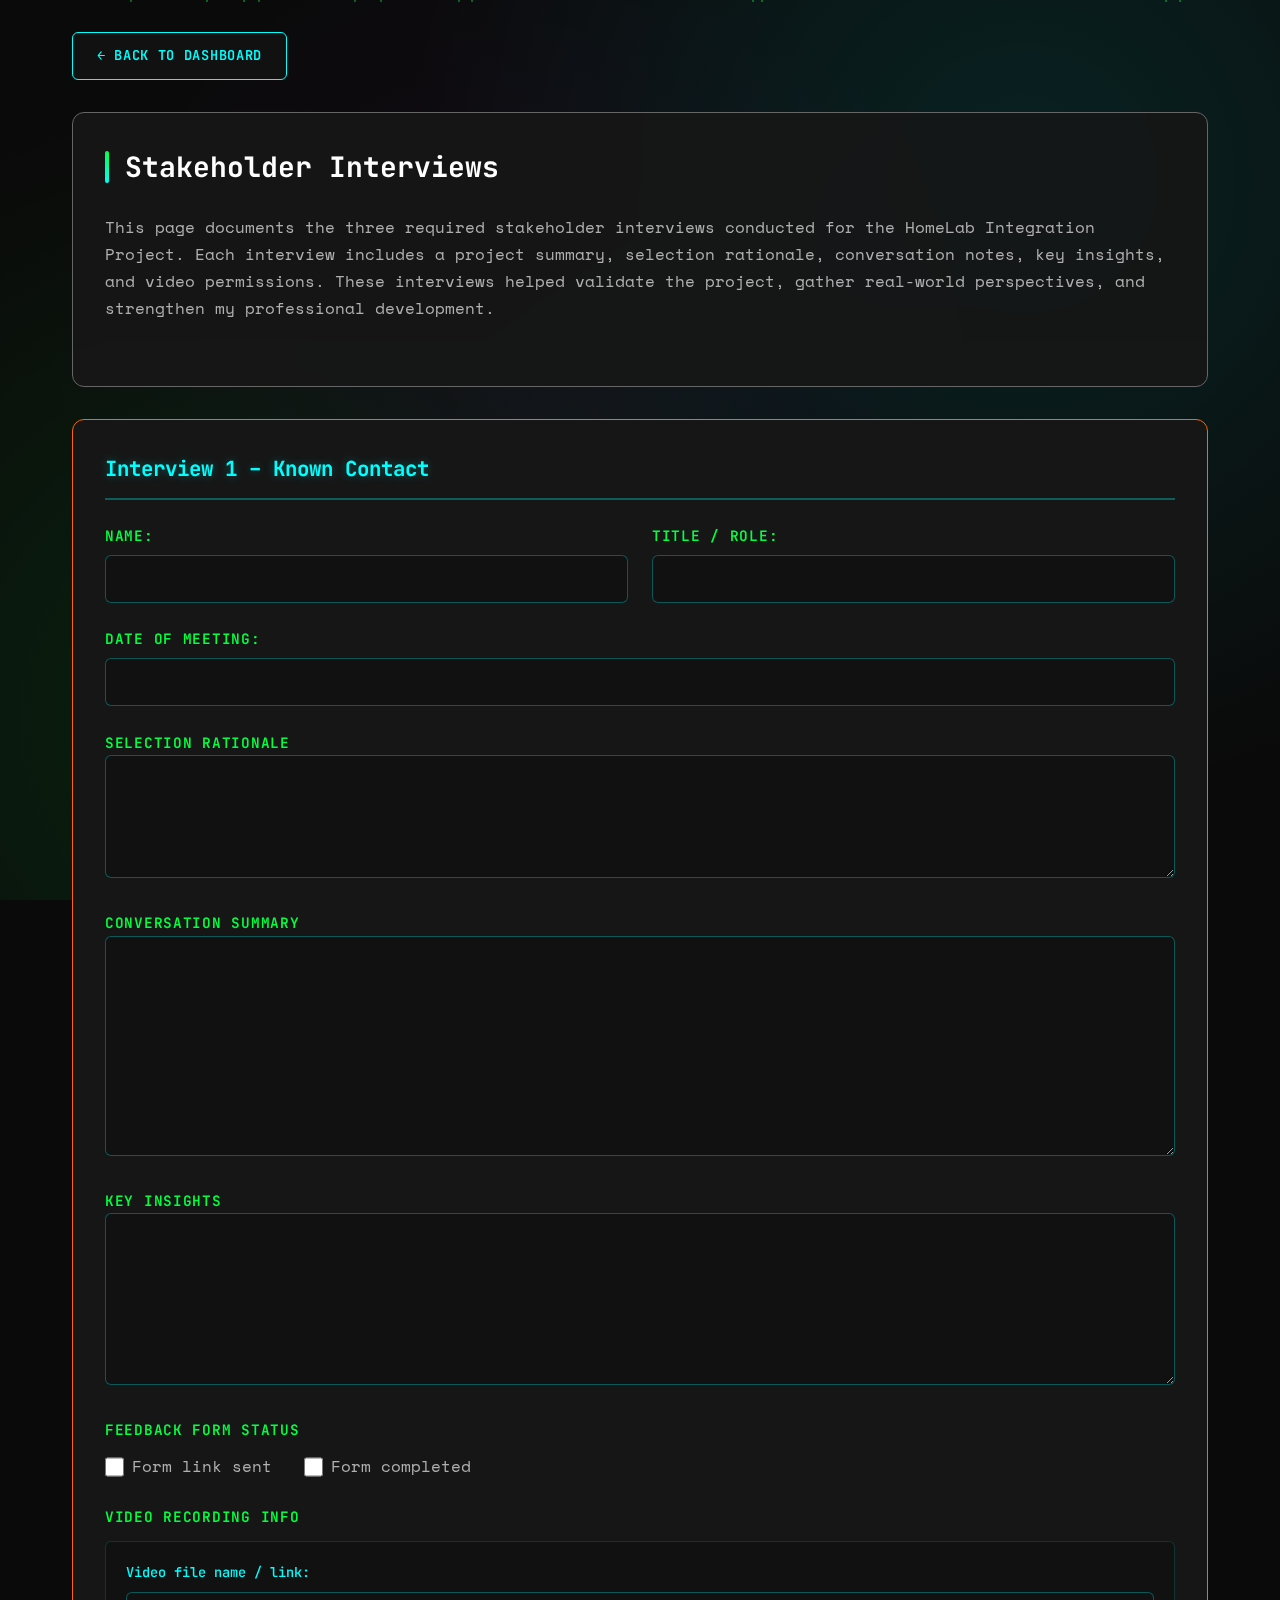
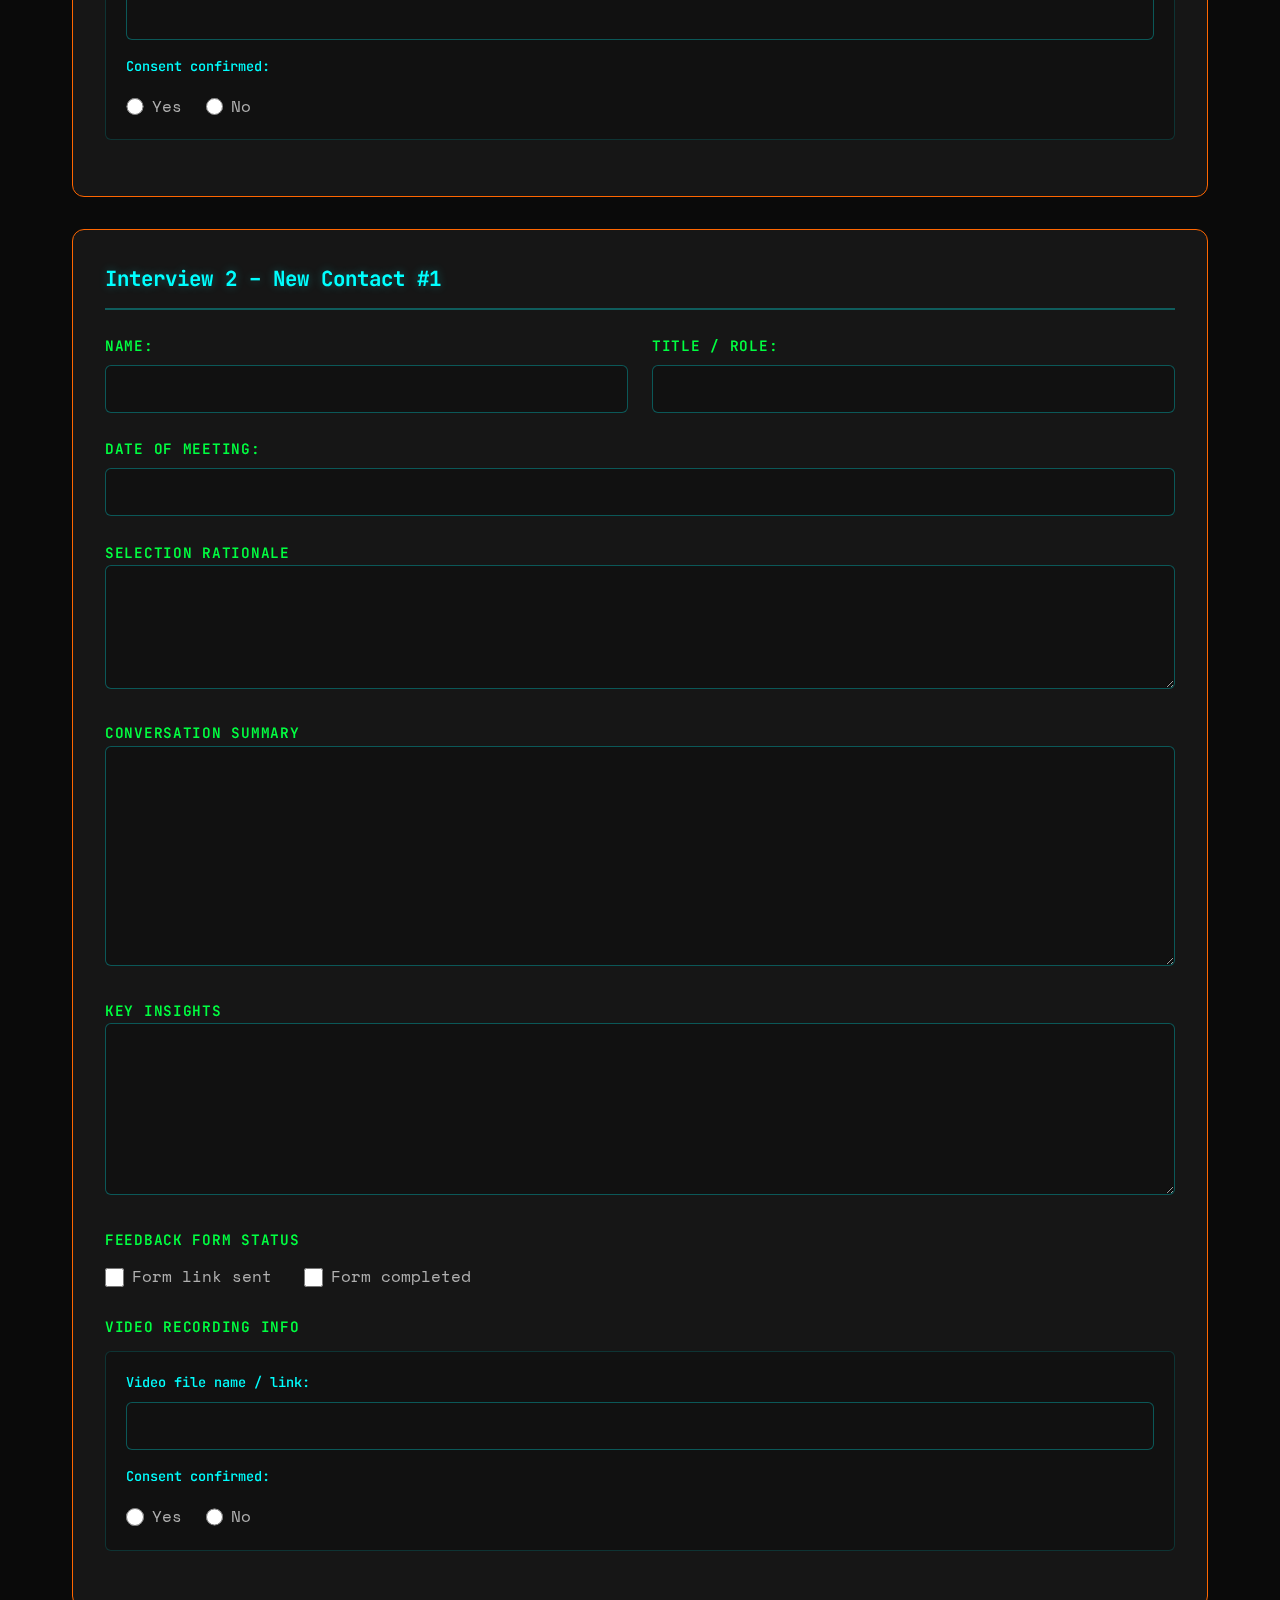
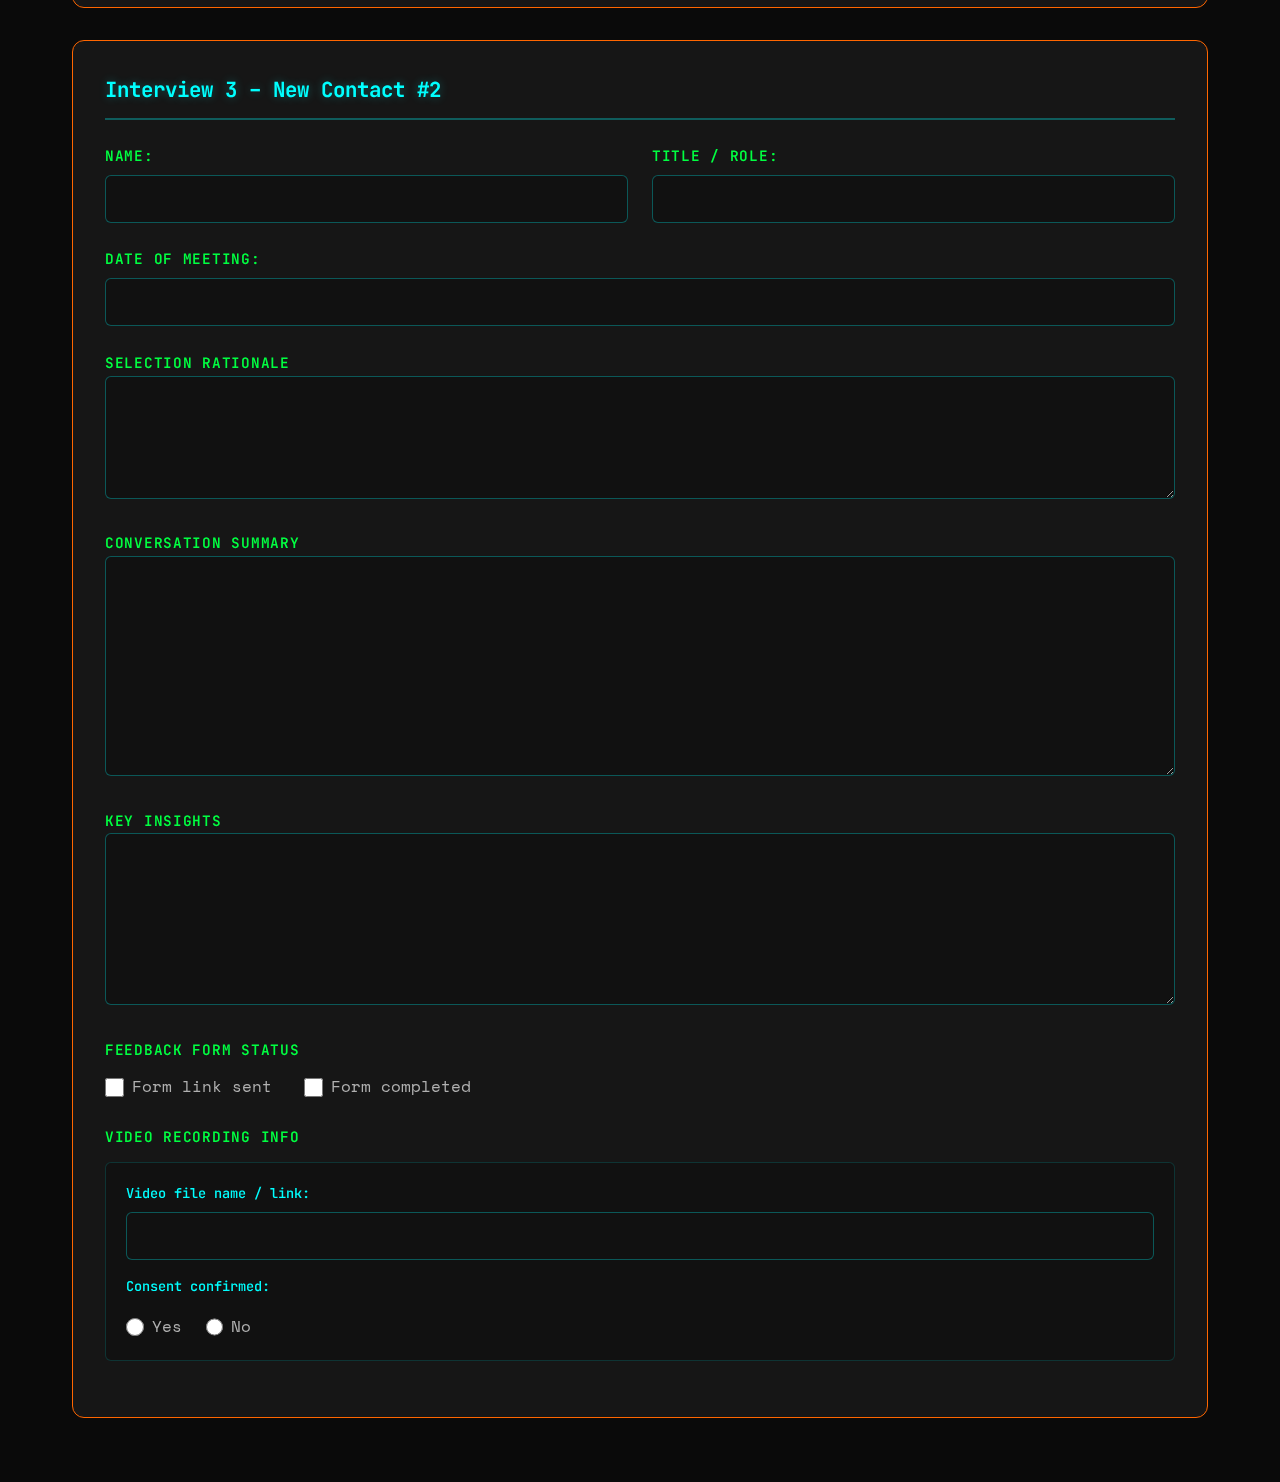
<file: interviews.html>
<!DOCTYPE html>
<html lang="en">
  <head>
    <meta charset="UTF-8" />
    <meta name="viewport" content="width=device-width, initial-scale=1.0" />
    <title>Stakeholder Interviews – HomeLab Integration</title>
    <link rel="stylesheet" href="style.css" />
  </head>
  <body>
    <div class="matrix-bg"></div>
    <div class="particles"></div>

    <div class="container">
      <a href="index.html" class="back-button">← Back to Dashboard</a>

      <section class="section">
        <h1 class="section-title">Stakeholder Interviews</h1>
        <p class="section-intro">
          This page documents the three required stakeholder interviews
          conducted for the HomeLab Integration Project. Each interview includes
          a project summary, selection rationale, conversation notes, key
          insights, and video permissions. These interviews helped validate the
          project, gather real-world perspectives, and strengthen my
          professional development.
        </p>
      </section>

      <!-- Interview 1 – Known Contact -->
      <div class="interview-card">
        <div class="interview-card-header">Interview 1 – Known Contact</div>

        <div class="interview-form-row">
          <div class="interview-field">
            <label class="interview-label">Name:</label>
            <input type="text" class="interview-input" />
          </div>
          <div class="interview-field">
            <label class="interview-label">Title / Role:</label>
            <input type="text" class="interview-input" />
          </div>
        </div>

        <div class="interview-form-row">
          <div class="interview-field">
            <label class="interview-label">Date of Meeting:</label>
            <input type="text" class="interview-input" />
          </div>
        </div>

        <div class="interview-field-full">
          <label class="interview-label">Selection Rationale</label>
          <textarea class="interview-textarea" rows="4"></textarea>
        </div>

        <div class="interview-field-full">
          <label class="interview-label">Conversation Summary</label>
          <textarea class="interview-textarea" rows="8"></textarea>
        </div>

        <div class="interview-field-full">
          <label class="interview-label">Key Insights</label>
          <textarea class="interview-textarea" rows="6"></textarea>
        </div>

        <div class="interview-field-full">
          <label class="interview-label">Feedback Form Status</label>
          <div class="interview-checkbox-group">
            <label class="interview-checkbox-label">
              <input type="checkbox" />
              <span>Form link sent</span>
            </label>
            <label class="interview-checkbox-label">
              <input type="checkbox" />
              <span>Form completed</span>
            </label>
          </div>
        </div>

        <div class="interview-field-full">
          <label class="interview-label">Video Recording Info</label>
          <div class="interview-video-section">
            <div class="interview-field">
              <label class="interview-sublabel">Video file name / link:</label>
              <input type="text" class="interview-input" />
            </div>
            <div class="interview-field">
              <label class="interview-sublabel">Consent confirmed:</label>
              <div class="interview-radio-group">
                <label class="interview-radio-label">
                  <input type="radio" name="consent1" value="yes" />
                  <span>Yes</span>
                </label>
                <label class="interview-radio-label">
                  <input type="radio" name="consent1" value="no" />
                  <span>No</span>
                </label>
              </div>
            </div>
          </div>
        </div>
      </div>

      <!-- Interview 2 – New Contact #1 -->
      <div class="interview-card">
        <div class="interview-card-header">Interview 2 – New Contact #1</div>

        <div class="interview-form-row">
          <div class="interview-field">
            <label class="interview-label">Name:</label>
            <input type="text" class="interview-input" />
          </div>
          <div class="interview-field">
            <label class="interview-label">Title / Role:</label>
            <input type="text" class="interview-input" />
          </div>
        </div>

        <div class="interview-form-row">
          <div class="interview-field">
            <label class="interview-label">Date of Meeting:</label>
            <input type="text" class="interview-input" />
          </div>
        </div>

        <div class="interview-field-full">
          <label class="interview-label">Selection Rationale</label>
          <textarea class="interview-textarea" rows="4"></textarea>
        </div>

        <div class="interview-field-full">
          <label class="interview-label">Conversation Summary</label>
          <textarea class="interview-textarea" rows="8"></textarea>
        </div>

        <div class="interview-field-full">
          <label class="interview-label">Key Insights</label>
          <textarea class="interview-textarea" rows="6"></textarea>
        </div>

        <div class="interview-field-full">
          <label class="interview-label">Feedback Form Status</label>
          <div class="interview-checkbox-group">
            <label class="interview-checkbox-label">
              <input type="checkbox" />
              <span>Form link sent</span>
            </label>
            <label class="interview-checkbox-label">
              <input type="checkbox" />
              <span>Form completed</span>
            </label>
          </div>
        </div>

        <div class="interview-field-full">
          <label class="interview-label">Video Recording Info</label>
          <div class="interview-video-section">
            <div class="interview-field">
              <label class="interview-sublabel">Video file name / link:</label>
              <input type="text" class="interview-input" />
            </div>
            <div class="interview-field">
              <label class="interview-sublabel">Consent confirmed:</label>
              <div class="interview-radio-group">
                <label class="interview-radio-label">
                  <input type="radio" name="consent2" value="yes" />
                  <span>Yes</span>
                </label>
                <label class="interview-radio-label">
                  <input type="radio" name="consent2" value="no" />
                  <span>No</span>
                </label>
              </div>
            </div>
          </div>
        </div>
      </div>

      <!-- Interview 3 – New Contact #2 -->
      <div class="interview-card">
        <div class="interview-card-header">Interview 3 – New Contact #2</div>

        <div class="interview-form-row">
          <div class="interview-field">
            <label class="interview-label">Name:</label>
            <input type="text" class="interview-input" />
          </div>
          <div class="interview-field">
            <label class="interview-label">Title / Role:</label>
            <input type="text" class="interview-input" />
          </div>
        </div>

        <div class="interview-form-row">
          <div class="interview-field">
            <label class="interview-label">Date of Meeting:</label>
            <input type="text" class="interview-input" />
          </div>
        </div>

        <div class="interview-field-full">
          <label class="interview-label">Selection Rationale</label>
          <textarea class="interview-textarea" rows="4"></textarea>
        </div>

        <div class="interview-field-full">
          <label class="interview-label">Conversation Summary</label>
          <textarea class="interview-textarea" rows="8"></textarea>
        </div>

        <div class="interview-field-full">
          <label class="interview-label">Key Insights</label>
          <textarea class="interview-textarea" rows="6"></textarea>
        </div>

        <div class="interview-field-full">
          <label class="interview-label">Feedback Form Status</label>
          <div class="interview-checkbox-group">
            <label class="interview-checkbox-label">
              <input type="checkbox" />
              <span>Form link sent</span>
            </label>
            <label class="interview-checkbox-label">
              <input type="checkbox" />
              <span>Form completed</span>
            </label>
          </div>
        </div>

        <div class="interview-field-full">
          <label class="interview-label">Video Recording Info</label>
          <div class="interview-video-section">
            <div class="interview-field">
              <label class="interview-sublabel">Video file name / link:</label>
              <input type="text" class="interview-input" />
            </div>
            <div class="interview-field">
              <label class="interview-sublabel">Consent confirmed:</label>
              <div class="interview-radio-group">
                <label class="interview-radio-label">
                  <input type="radio" name="consent3" value="yes" />
                  <span>Yes</span>
                </label>
                <label class="interview-radio-label">
                  <input type="radio" name="consent3" value="no" />
                  <span>No</span>
                </label>
              </div>
            </div>
          </div>
        </div>
      </div>
    </div>

    <script>
      // Generate floating particles
      function generateParticles() {
        const particlesContainer = document.querySelector(".particles");
        const particleCount = Math.floor(window.innerWidth / 100);

        for (let i = 0; i < particleCount; i++) {
          const particle = document.createElement("div");
          particle.className = "particle";
          particle.style.left = Math.random() * 100 + "%";
          particle.style.animationDelay = Math.random() * 15 + "s";
          particle.style.animationDuration = 15 + Math.random() * 10 + "s";
          particlesContainer.appendChild(particle);
        }
      }

      generateParticles();
    </script>
  </body>
</html>
</file>
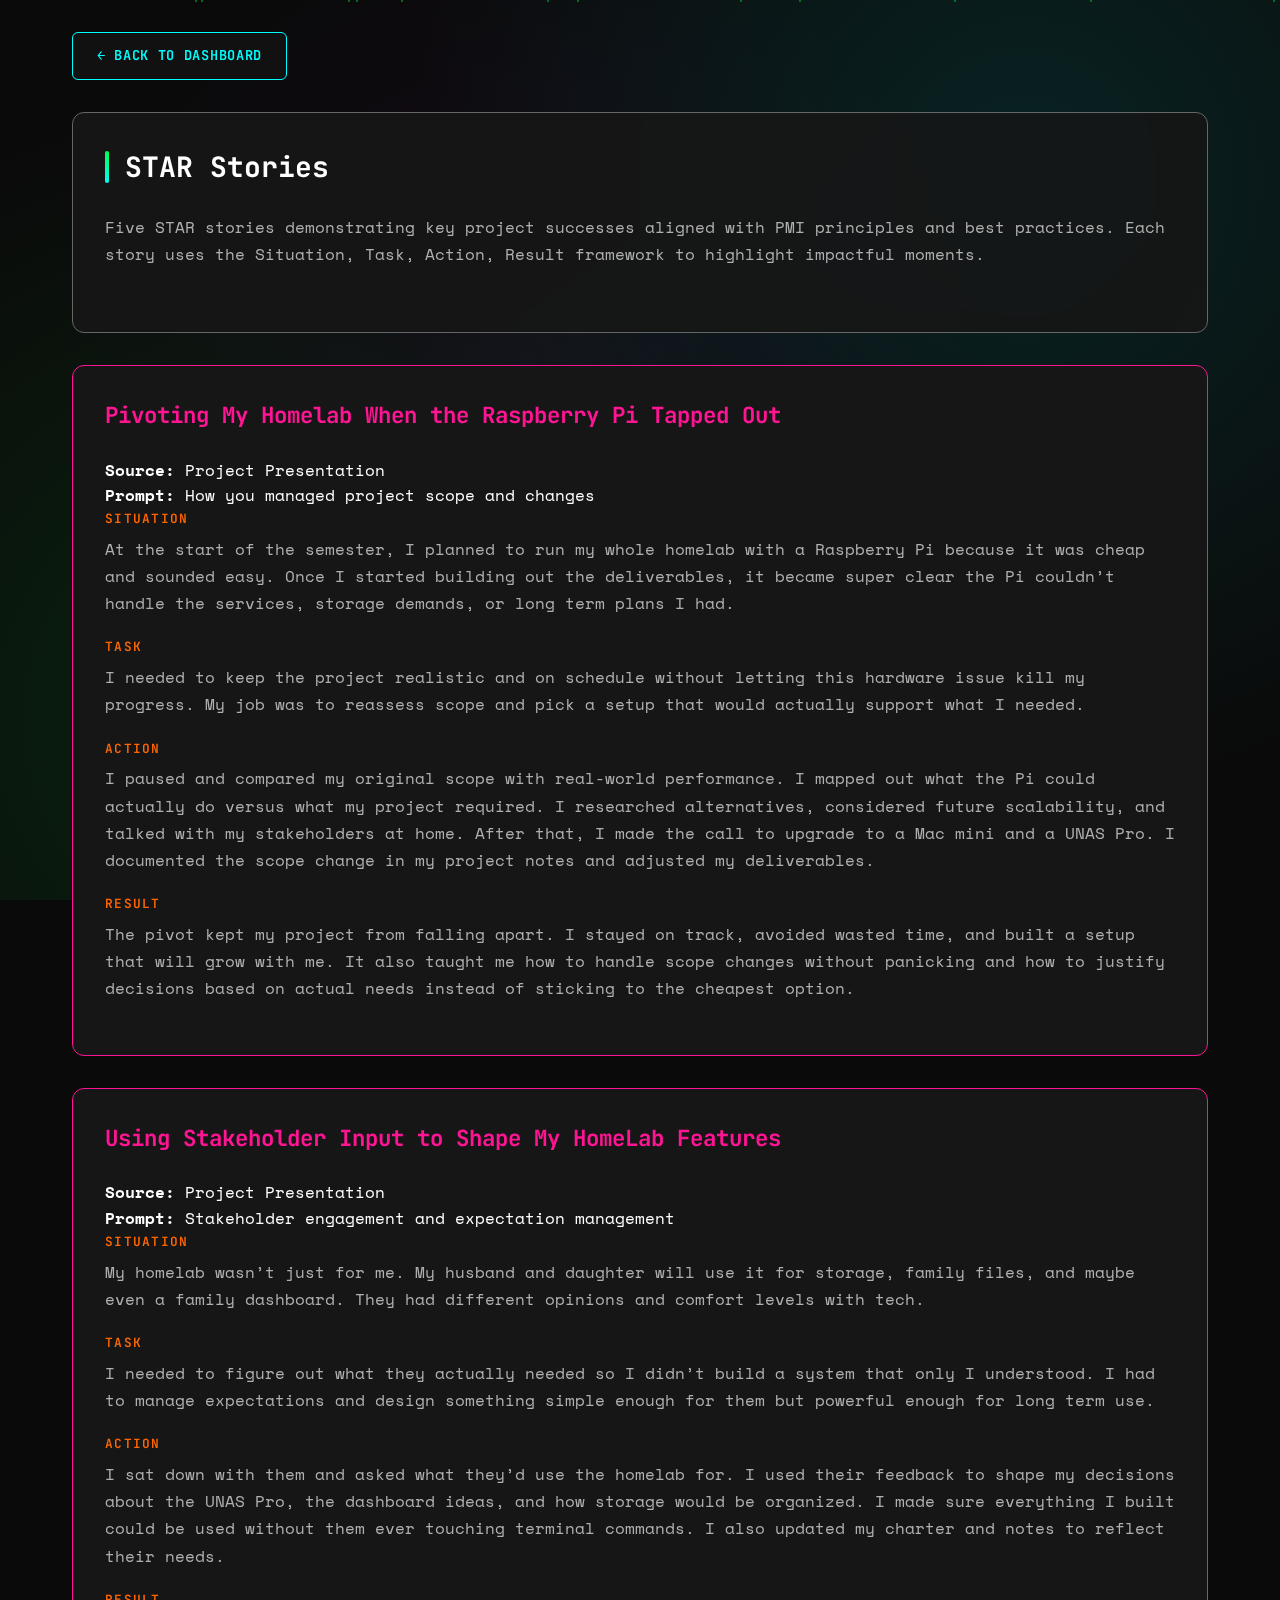
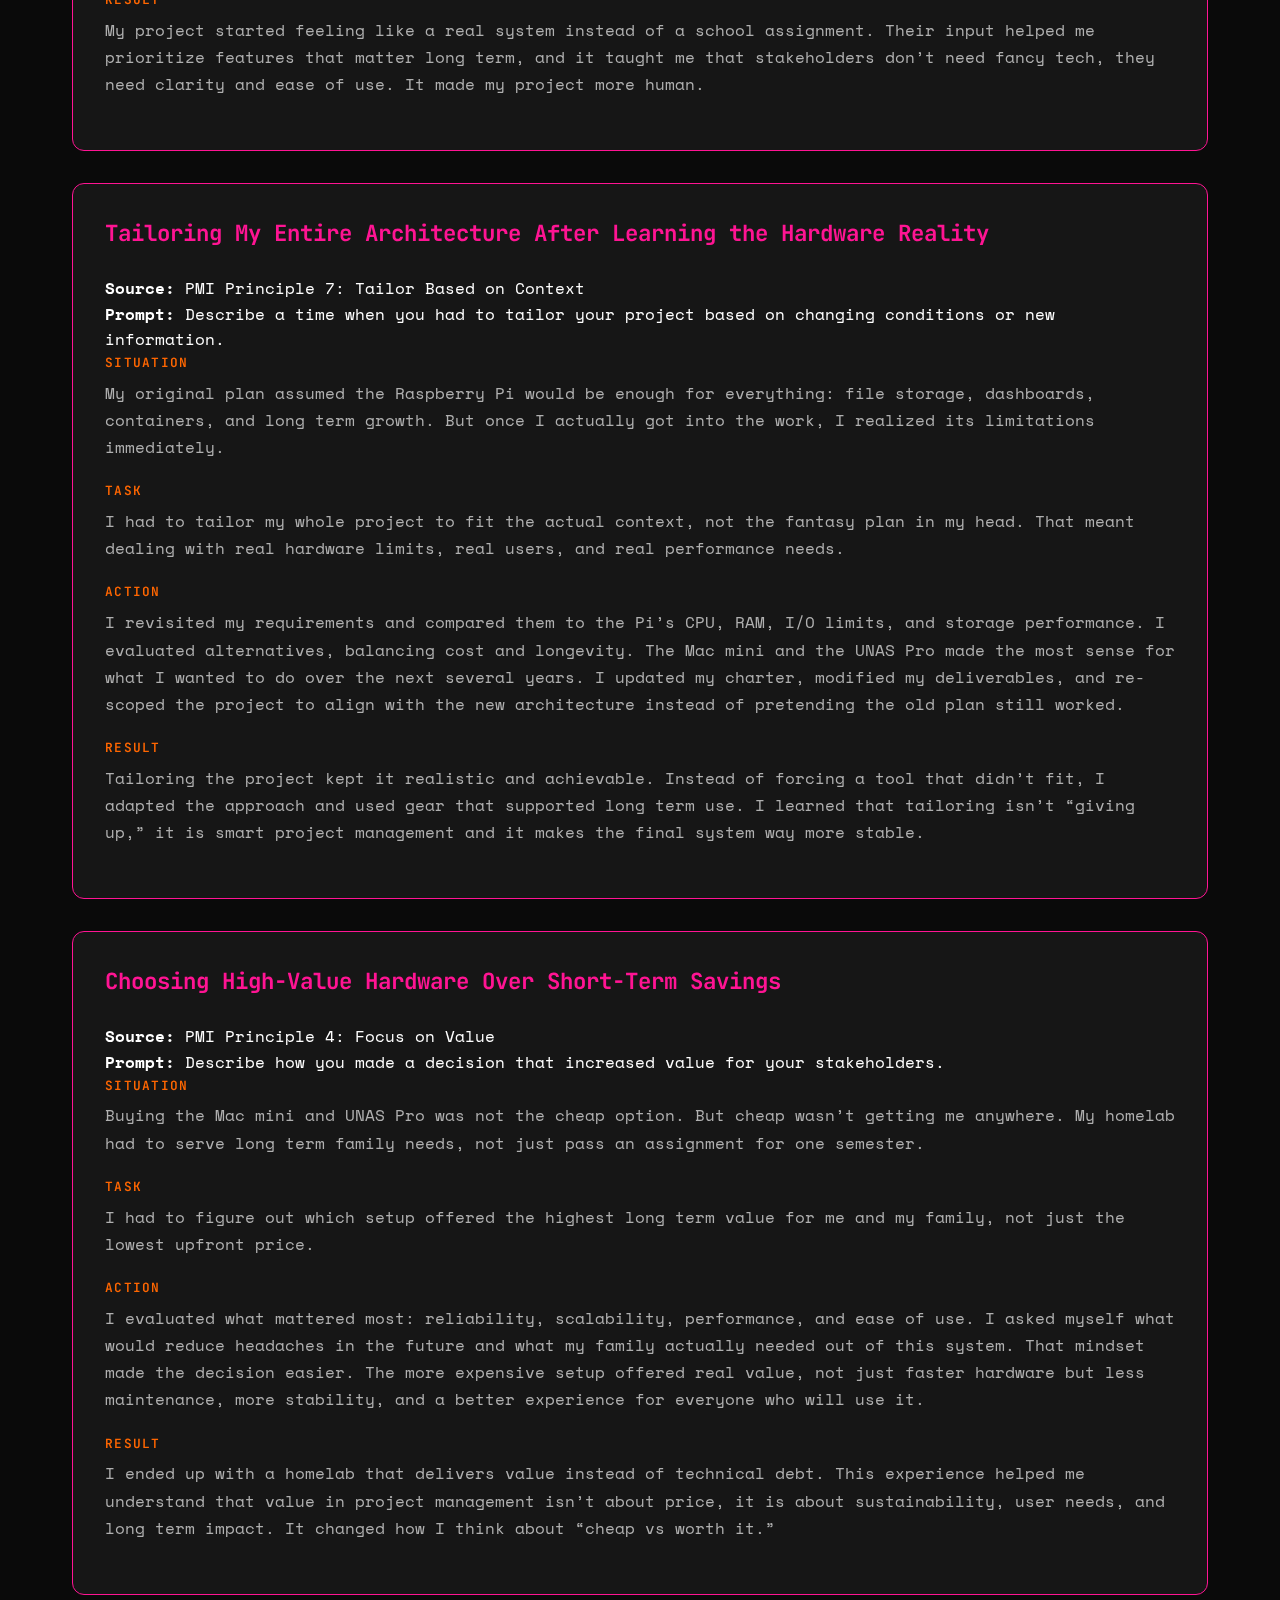
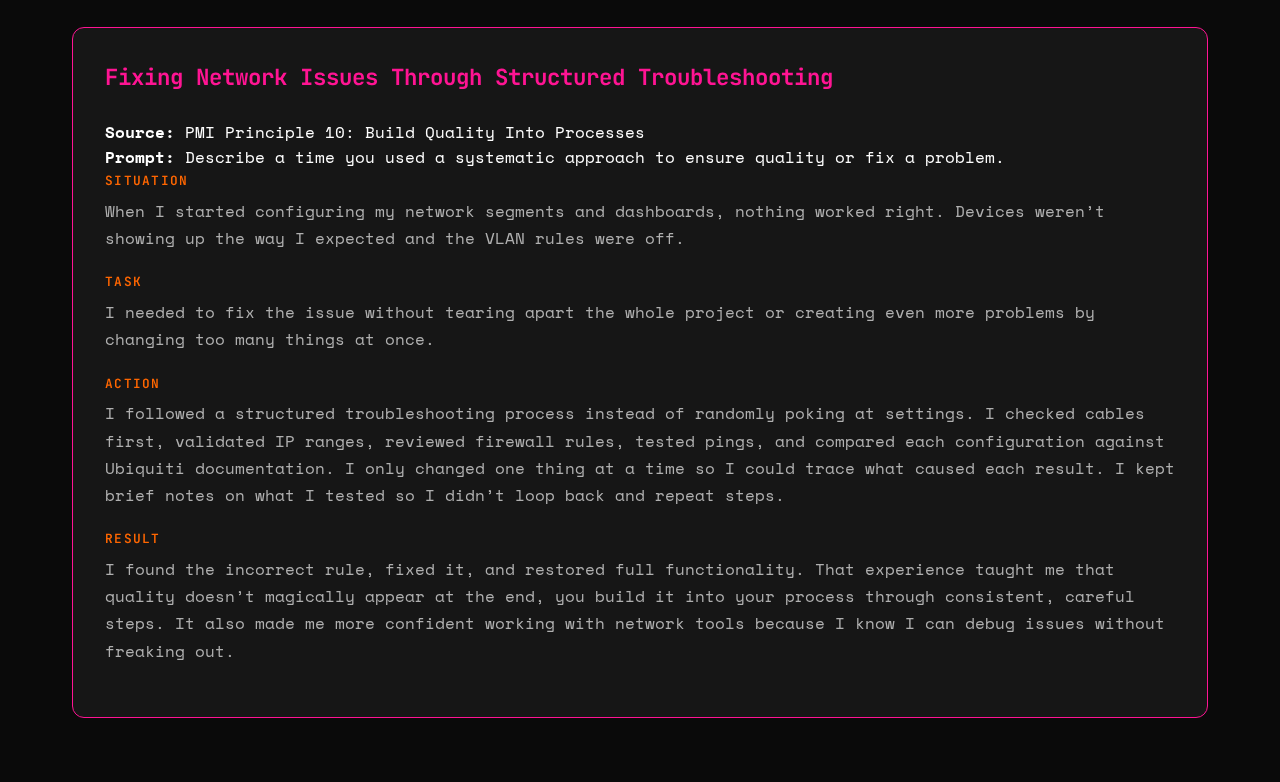
<file: star.html>
<!DOCTYPE html>
<html lang="en">
  <head>
    <meta charset="UTF-8" />
    <meta name="viewport" content="width=device-width, initial-scale=1.0" />
    <title>STAR Stories – HomeLab Integration</title>
    <link rel="stylesheet" href="style.css" />
  </head>
  <body>
    <div class="matrix-bg"></div>
    <div class="particles"></div>

    <div class="container">
      <a href="index.html" class="back-button">← Back to Dashboard</a>

      <section class="section">
        <h1 class="section-title">STAR Stories</h1>
        <p class="section-intro">
          Five STAR stories demonstrating key project successes aligned with PMI
          principles and best practices. Each story uses the Situation, Task,
          Action, Result framework to highlight impactful moments.
        </p>
      </section>

      <!-- STAR Story 1 -->
      <div class="star-section">
        <div class="star-title">
          Pivoting My Homelab When the Raspberry Pi Tapped Out
        </div>
        <div class="star-meta">
          <strong>Source:</strong> Project Presentation
        </div>
        <div class="star-meta">
          <strong>Prompt:</strong> How you managed project scope and changes
        </div>

        <div class="star-field">
          <div class="star-label">Situation</div>
          <div class="star-text">
            At the start of the semester, I planned to run my whole homelab with
            a Raspberry Pi because it was cheap and sounded easy. Once I started
            building out the deliverables, it became super clear the Pi couldn’t
            handle the services, storage demands, or long term plans I had.
          </div>
        </div>

        <div class="star-field">
          <div class="star-label">Task</div>
          <div class="star-text">
            I needed to keep the project realistic and on schedule without
            letting this hardware issue kill my progress. My job was to reassess
            scope and pick a setup that would actually support what I needed.
          </div>
        </div>

        <div class="star-field">
          <div class="star-label">Action</div>
          <div class="star-text">
            I paused and compared my original scope with real-world performance.
            I mapped out what the Pi could actually do versus what my project
            required. I researched alternatives, considered future scalability,
            and talked with my stakeholders at home. After that, I made the call
            to upgrade to a Mac mini and a UNAS Pro. I documented the scope
            change in my project notes and adjusted my deliverables.
          </div>
        </div>

        <div class="star-field">
          <div class="star-label">Result</div>
          <div class="star-text">
            The pivot kept my project from falling apart. I stayed on track,
            avoided wasted time, and built a setup that will grow with me. It
            also taught me how to handle scope changes without panicking and how
            to justify decisions based on actual needs instead of sticking to
            the cheapest option.
          </div>
        </div>
      </div>

      <!-- STAR Story 2 -->
      <div class="star-section">
        <div class="star-title">
          Using Stakeholder Input to Shape My HomeLab Features
        </div>
        <div class="star-meta">
          <strong>Source:</strong> Project Presentation
        </div>
        <div class="star-meta">
          <strong>Prompt:</strong> Stakeholder engagement and expectation
          management
        </div>

        <div class="star-field">
          <div class="star-label">Situation</div>
          <div class="star-text">
            My homelab wasn’t just for me. My husband and daughter will use it
            for storage, family files, and maybe even a family dashboard. They
            had different opinions and comfort levels with tech.
          </div>
        </div>

        <div class="star-field">
          <div class="star-label">Task</div>
          <div class="star-text">
            I needed to figure out what they actually needed so I didn’t build a
            system that only I understood. I had to manage expectations and
            design something simple enough for them but powerful enough for long
            term use.
          </div>
        </div>

        <div class="star-field">
          <div class="star-label">Action</div>
          <div class="star-text">
            I sat down with them and asked what they’d use the homelab for. I
            used their feedback to shape my decisions about the UNAS Pro, the
            dashboard ideas, and how storage would be organized. I made sure
            everything I built could be used without them ever touching terminal
            commands. I also updated my charter and notes to reflect their
            needs.
          </div>
        </div>

        <div class="star-field">
          <div class="star-label">Result</div>
          <div class="star-text">
            My project started feeling like a real system instead of a school
            assignment. Their input helped me prioritize features that matter
            long term, and it taught me that stakeholders don’t need fancy tech,
            they need clarity and ease of use. It made my project more human.
          </div>
        </div>
      </div>

      <!-- STAR Story 3 -->
      <div class="star-section">
        <div class="star-title">
          Tailoring My Entire Architecture After Learning the Hardware Reality
        </div>
        <div class="star-meta">
          <strong>Source:</strong> PMI Principle 7: Tailor Based on Context
        </div>
        <div class="star-meta">
          <strong>Prompt:</strong> Describe a time when you had to tailor your
          project based on changing conditions or new information.
        </div>

        <div class="star-field">
          <div class="star-label">Situation</div>
          <div class="star-text">
            My original plan assumed the Raspberry Pi would be enough for
            everything: file storage, dashboards, containers, and long term
            growth. But once I actually got into the work, I realized its
            limitations immediately.
          </div>
        </div>

        <div class="star-field">
          <div class="star-label">Task</div>
          <div class="star-text">
            I had to tailor my whole project to fit the actual context, not the
            fantasy plan in my head. That meant dealing with real hardware
            limits, real users, and real performance needs.
          </div>
        </div>

        <div class="star-field">
          <div class="star-label">Action</div>
          <div class="star-text">
            I revisited my requirements and compared them to the Pi’s CPU, RAM,
            I/O limits, and storage performance. I evaluated alternatives,
            balancing cost and longevity. The Mac mini and the UNAS Pro made the
            most sense for what I wanted to do over the next several years. I
            updated my charter, modified my deliverables, and re-scoped the
            project to align with the new architecture instead of pretending the
            old plan still worked.
          </div>
        </div>

        <div class="star-field">
          <div class="star-label">Result</div>
          <div class="star-text">
            Tailoring the project kept it realistic and achievable. Instead of
            forcing a tool that didn’t fit, I adapted the approach and used gear
            that supported long term use. I learned that tailoring isn’t “giving
            up,” it is smart project management and it makes the final system
            way more stable.
          </div>
        </div>
      </div>

      <!-- STAR Story 4 -->
      <div class="star-section">
        <div class="star-title">
          Choosing High-Value Hardware Over Short-Term Savings
        </div>
        <div class="star-meta">
          <strong>Source:</strong> PMI Principle 4: Focus on Value
        </div>
        <div class="star-meta">
          <strong>Prompt:</strong> Describe how you made a decision that
          increased value for your stakeholders.
        </div>

        <div class="star-field">
          <div class="star-label">Situation</div>
          <div class="star-text">
            Buying the Mac mini and UNAS Pro was not the cheap option. But cheap
            wasn’t getting me anywhere. My homelab had to serve long term family
            needs, not just pass an assignment for one semester.
          </div>
        </div>

        <div class="star-field">
          <div class="star-label">Task</div>
          <div class="star-text">
            I had to figure out which setup offered the highest long term value
            for me and my family, not just the lowest upfront price.
          </div>
        </div>

        <div class="star-field">
          <div class="star-label">Action</div>
          <div class="star-text">
            I evaluated what mattered most: reliability, scalability,
            performance, and ease of use. I asked myself what would reduce
            headaches in the future and what my family actually needed out of
            this system. That mindset made the decision easier. The more
            expensive setup offered real value, not just faster hardware but
            less maintenance, more stability, and a better experience for
            everyone who will use it.
          </div>
        </div>

        <div class="star-field">
          <div class="star-label">Result</div>
          <div class="star-text">
            I ended up with a homelab that delivers value instead of technical
            debt. This experience helped me understand that value in project
            management isn’t about price, it is about sustainability, user
            needs, and long term impact. It changed how I think about “cheap vs
            worth it.”
          </div>
        </div>
      </div>

      <!-- STAR Story 5 -->
      <div class="star-section">
        <div class="star-title">
          Fixing Network Issues Through Structured Troubleshooting
        </div>
        <div class="star-meta">
          <strong>Source:</strong> PMI Principle 10: Build Quality Into
          Processes
        </div>
        <div class="star-meta">
          <strong>Prompt:</strong> Describe a time you used a systematic
          approach to ensure quality or fix a problem.
        </div>

        <div class="star-field">
          <div class="star-label">Situation</div>
          <div class="star-text">
            When I started configuring my network segments and dashboards,
            nothing worked right. Devices weren’t showing up the way I expected
            and the VLAN rules were off.
          </div>
        </div>

        <div class="star-field">
          <div class="star-label">Task</div>
          <div class="star-text">
            I needed to fix the issue without tearing apart the whole project or
            creating even more problems by changing too many things at once.
          </div>
        </div>

        <div class="star-field">
          <div class="star-label">Action</div>
          <div class="star-text">
            I followed a structured troubleshooting process instead of randomly
            poking at settings. I checked cables first, validated IP ranges,
            reviewed firewall rules, tested pings, and compared each
            configuration against Ubiquiti documentation. I only changed one
            thing at a time so I could trace what caused each result. I kept
            brief notes on what I tested so I didn’t loop back and repeat steps.
          </div>
        </div>

        <div class="star-field">
          <div class="star-label">Result</div>
          <div class="star-text">
            I found the incorrect rule, fixed it, and restored full
            functionality. That experience taught me that quality doesn’t
            magically appear at the end, you build it into your process through
            consistent, careful steps. It also made me more confident working
            with network tools because I know I can debug issues without
            freaking out.
          </div>
        </div>
      </div>
    </div>

    <script>
      // Generate floating particles
      function generateParticles() {
        const particlesContainer = document.querySelector(".particles");
        const particleCount = Math.floor(window.innerWidth / 100);

        for (let i = 0; i < particleCount; i++) {
          const particle = document.createElement("div");
          particle.className = "particle";
          particle.style.left = Math.random() * 100 + "%";
          particle.style.animationDelay = Math.random() * 15 + "s";
          particle.style.animationDuration = 15 + Math.random() * 10 + "s";
          particlesContainer.appendChild(particle);
        }
      }

      generateParticles();
    </script>
  </body>
</html>
</file>
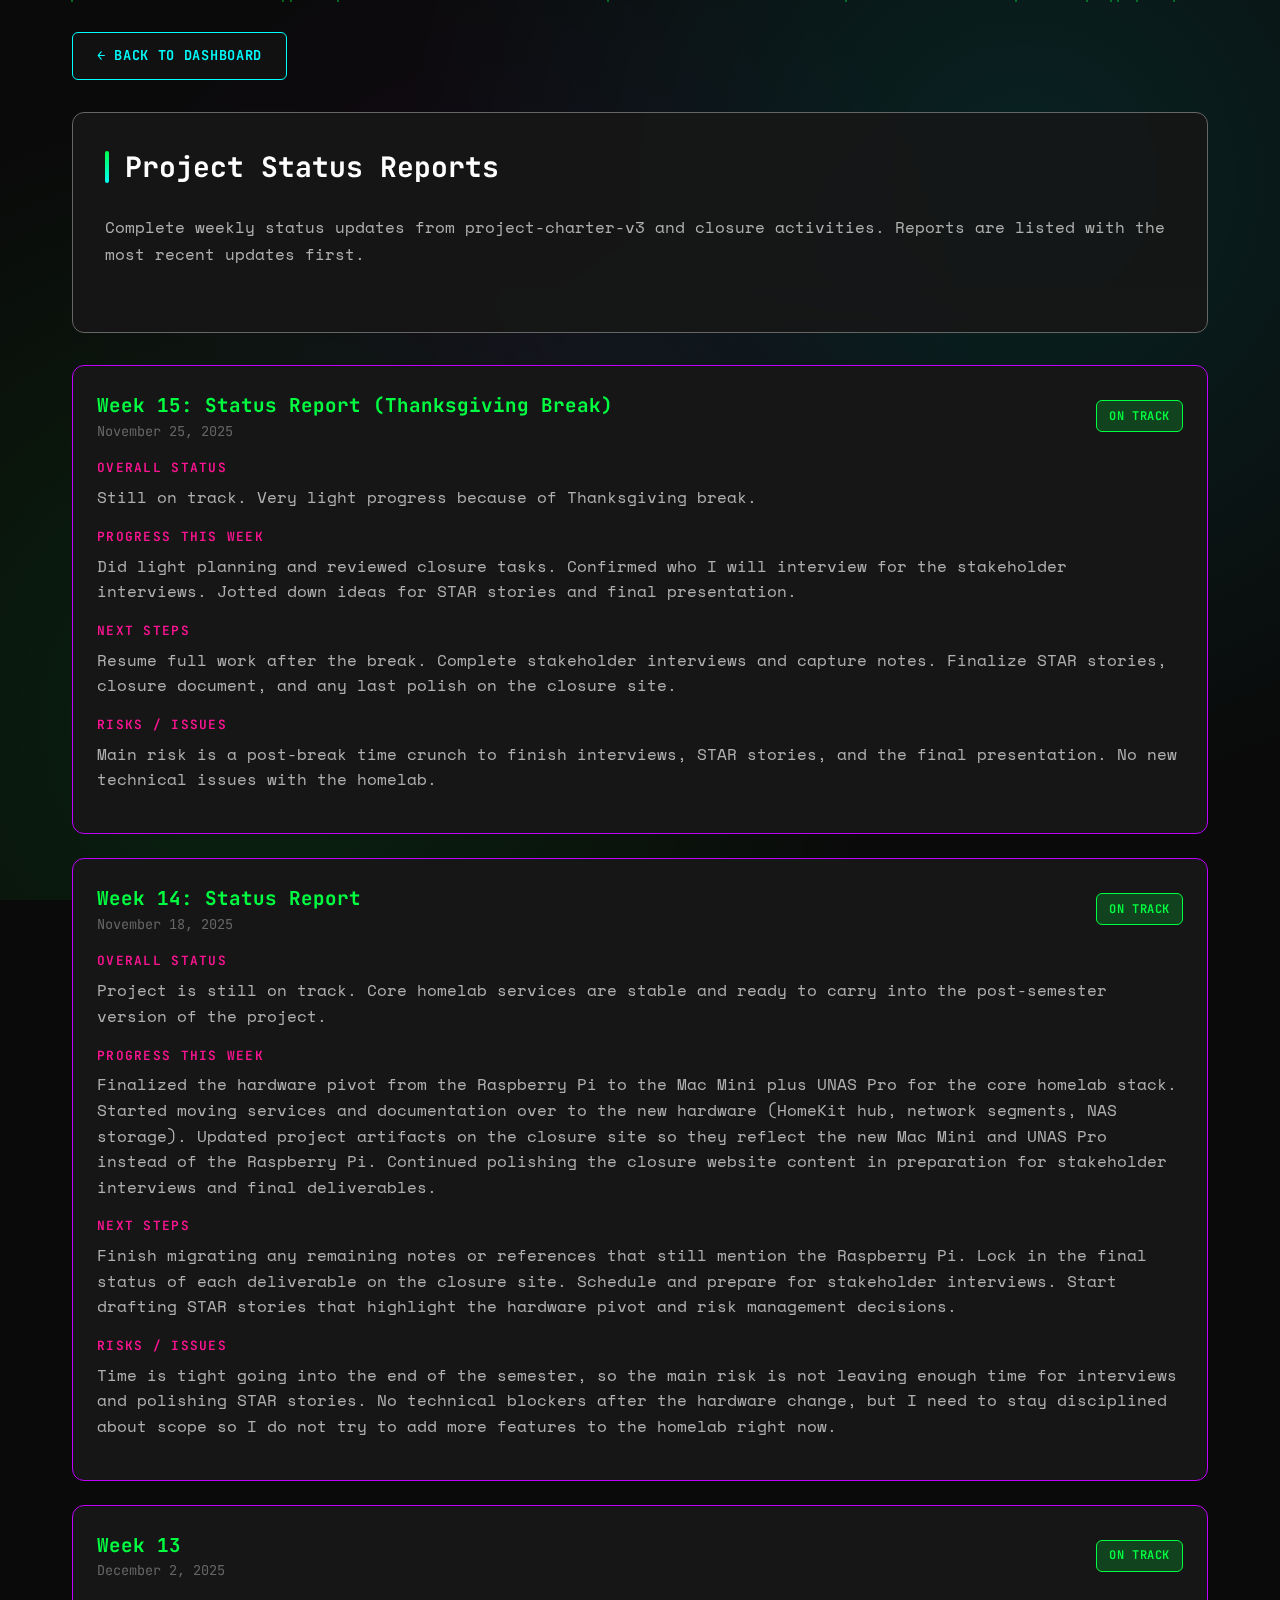
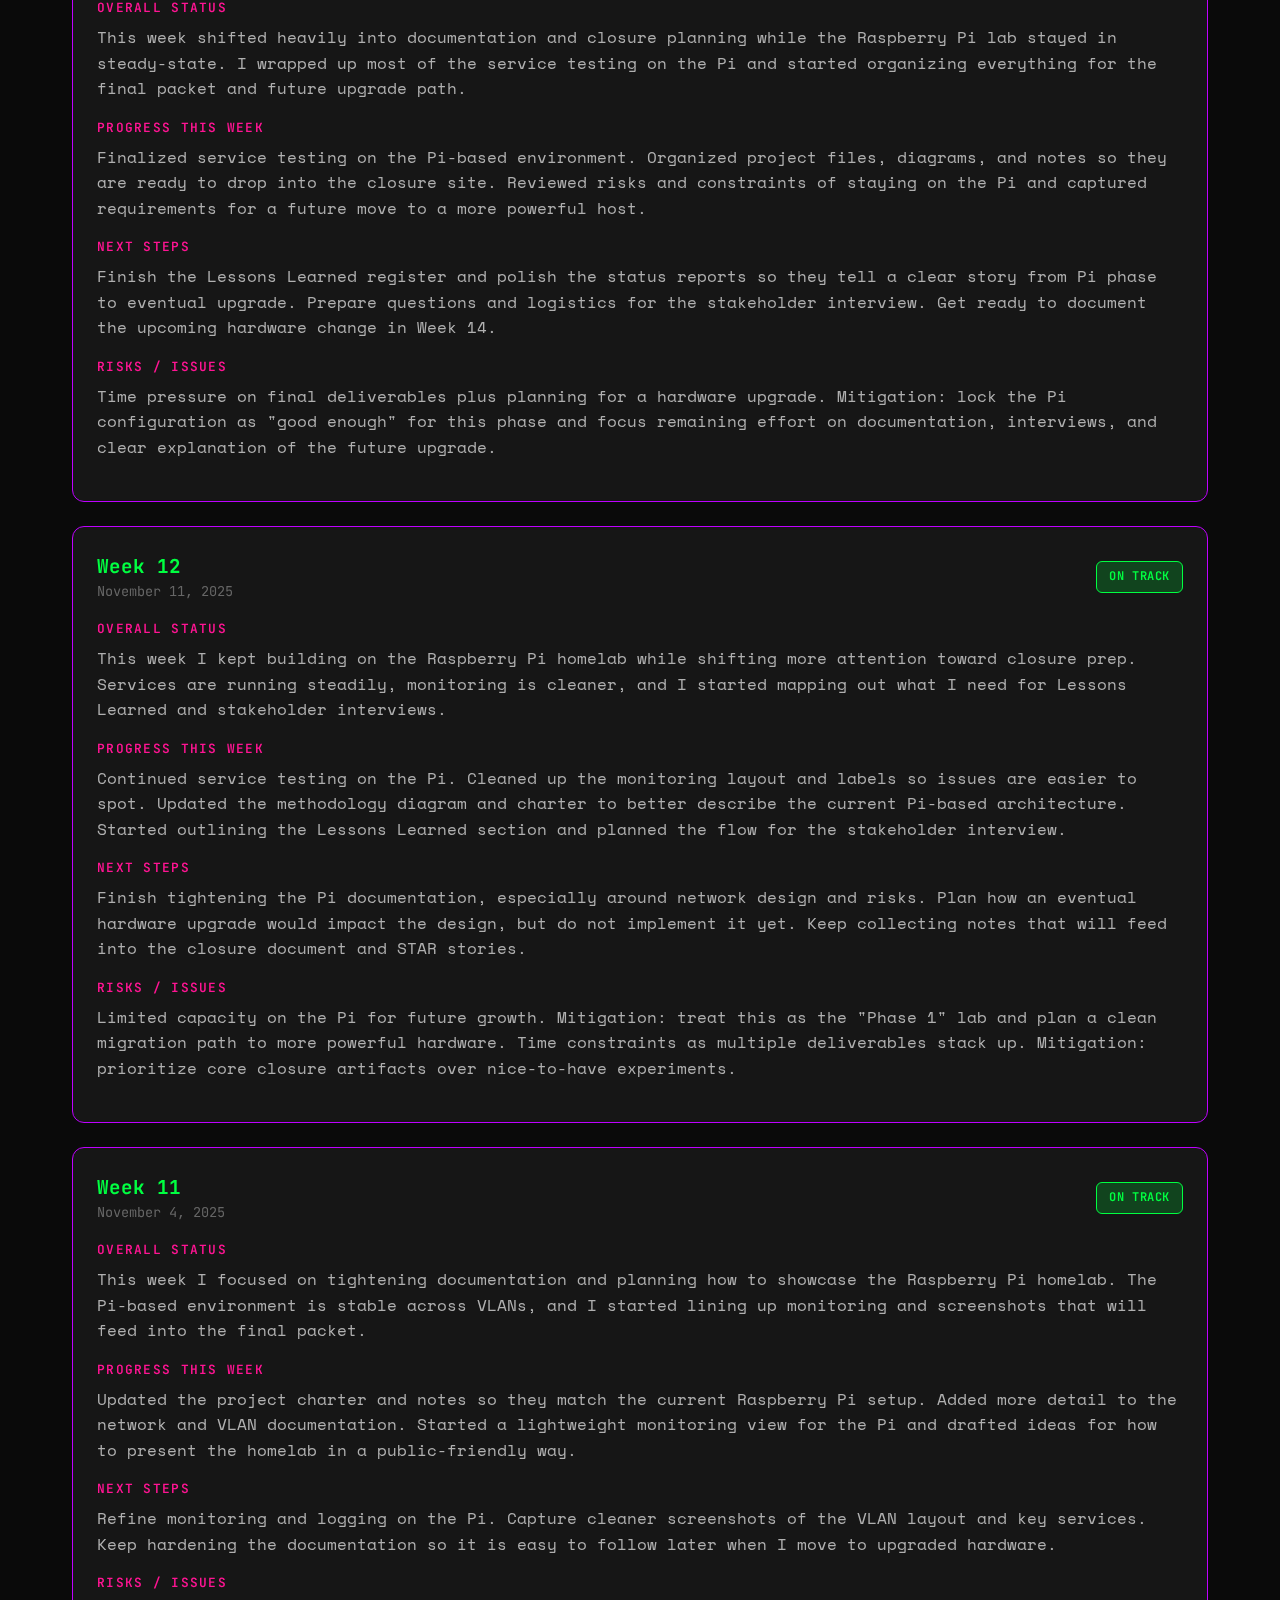
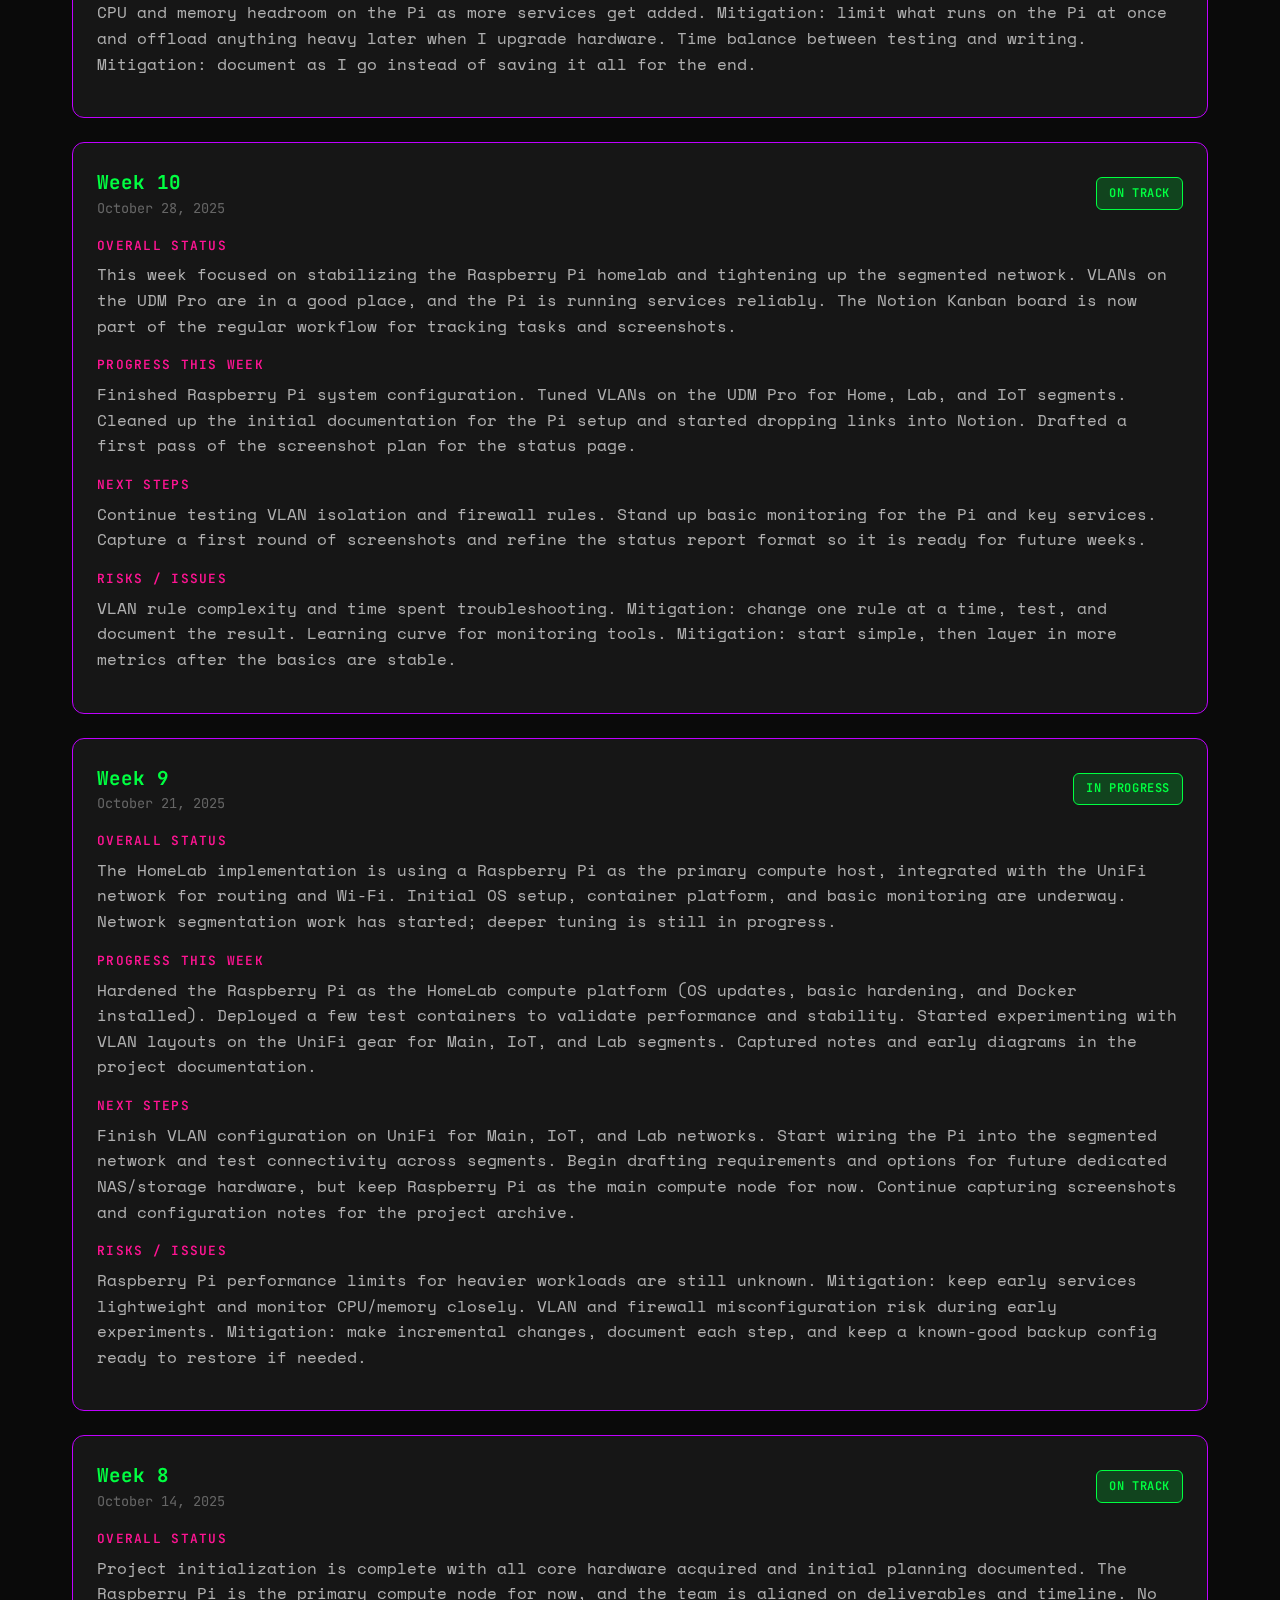
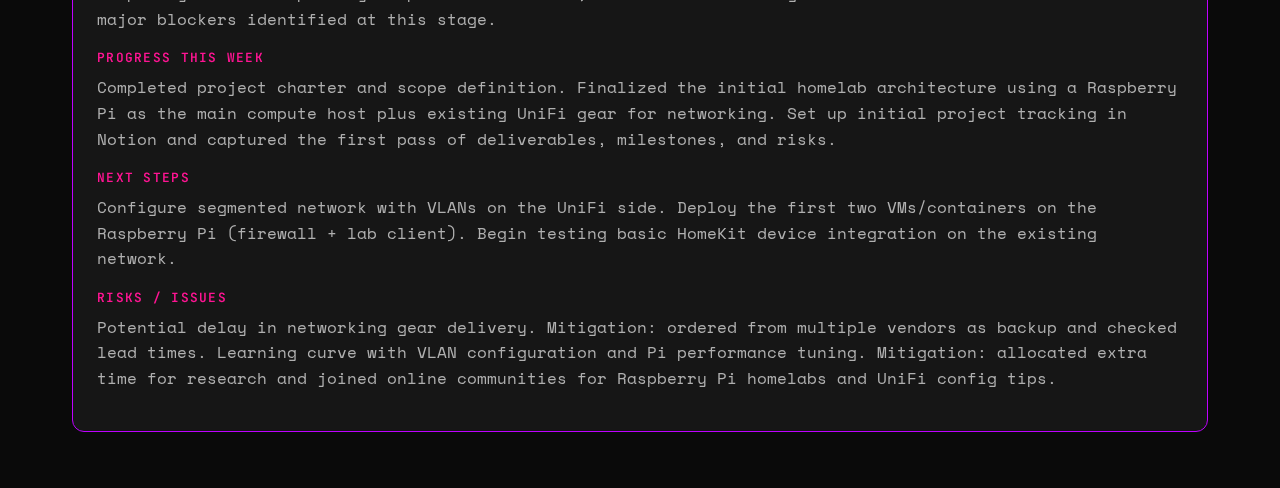
<file: status.html>
<!DOCTYPE html>
<html lang="en">
  <head>
    <meta charset="UTF-8" />
    <meta name="viewport" content="width=device-width, initial-scale=1.0" />
    <title>Project Status Reports – HomeLab Integration</title>
    <link rel="stylesheet" href="style.css" />
  </head>
  <body>
    <div class="matrix-bg"></div>
    <div class="particles"></div>

    <div class="container">
      <a href="index.html" class="back-button">← Back to Dashboard</a>

      <section class="section">
        <h1 class="section-title">Project Status Reports</h1>
        <p class="section-intro">
          Complete weekly status updates from project-charter-v3 and closure
          activities. Reports are listed with the most recent updates first.
        </p>
      </section>

      <!-- Week 15: Thanksgiving Break -->
      <div class="status-card">
        <div class="status-header">
          <div>
            <div class="status-week">
              Week 15: Status Report (Thanksgiving Break)
            </div>
            <div class="status-date">November 25, 2025</div>
          </div>
          <span class="status-badge on-track">On Track</span>
        </div>
        <div class="status-field">
          <div class="status-field-label">Overall Status</div>
          <div class="status-field-value">
            Still on track. Very light progress because of Thanksgiving break.
          </div>
        </div>
        <div class="status-field">
          <div class="status-field-label">Progress This Week</div>
          <div class="status-field-value">
            Did light planning and reviewed closure tasks. Confirmed who I will
            interview for the stakeholder interviews. Jotted down ideas for STAR
            stories and final presentation.
          </div>
        </div>
        <div class="status-field">
          <div class="status-field-label">Next Steps</div>
          <div class="status-field-value">
            Resume full work after the break. Complete stakeholder interviews
            and capture notes. Finalize STAR stories, closure document, and any
            last polish on the closure site.
          </div>
        </div>
        <div class="status-field">
          <div class="status-field-label">Risks / Issues</div>
          <div class="status-field-value">
            Main risk is a post-break time crunch to finish interviews, STAR
            stories, and the final presentation. No new technical issues with
            the homelab.
          </div>
        </div>
      </div>

      <!-- Week 14: Status Report -->
      <div class="status-card">
        <div class="status-header">
          <div>
            <div class="status-week">Week 14: Status Report</div>
            <div class="status-date">November 18, 2025</div>
          </div>
          <span class="status-badge on-track">On Track</span>
        </div>
        <div class="status-field">
          <div class="status-field-label">Overall Status</div>
          <div class="status-field-value">
            Project is still on track. Core homelab services are stable and
            ready to carry into the post-semester version of the project.
          </div>
        </div>
        <div class="status-field">
          <div class="status-field-label">Progress This Week</div>
          <div class="status-field-value">
            Finalized the hardware pivot from the Raspberry Pi to the Mac Mini
            plus UNAS Pro for the core homelab stack. Started moving services
            and documentation over to the new hardware (HomeKit hub, network
            segments, NAS storage). Updated project artifacts on the closure
            site so they reflect the new Mac Mini and UNAS Pro instead of the
            Raspberry Pi. Continued polishing the closure website content in
            preparation for stakeholder interviews and final deliverables.
          </div>
        </div>
        <div class="status-field">
          <div class="status-field-label">Next Steps</div>
          <div class="status-field-value">
            Finish migrating any remaining notes or references that still
            mention the Raspberry Pi. Lock in the final status of each
            deliverable on the closure site. Schedule and prepare for
            stakeholder interviews. Start drafting STAR stories that highlight
            the hardware pivot and risk management decisions.
          </div>
        </div>
        <div class="status-field">
          <div class="status-field-label">Risks / Issues</div>
          <div class="status-field-value">
            Time is tight going into the end of the semester, so the main risk
            is not leaving enough time for interviews and polishing STAR
            stories. No technical blockers after the hardware change, but I need
            to stay disciplined about scope so I do not try to add more features
            to the homelab right now.
          </div>
        </div>
      </div>

      <!-- Week 13 -->
      <div class="status-card">
        <div class="status-header">
          <div>
            <div class="status-week">Week 13</div>
            <div class="status-date">December 2, 2025</div>
          </div>
          <span class="status-badge on-track">On Track</span>
        </div>
        <div class="status-field">
          <div class="status-field-label">Overall Status</div>
          <div class="status-field-value">
            This week shifted heavily into documentation and closure planning
            while the Raspberry Pi lab stayed in steady-state. I wrapped up most
            of the service testing on the Pi and started organizing everything
            for the final packet and future upgrade path.
          </div>
        </div>
        <div class="status-field">
          <div class="status-field-label">Progress This Week</div>
          <div class="status-field-value">
            Finalized service testing on the Pi-based environment. Organized
            project files, diagrams, and notes so they are ready to drop into
            the closure site. Reviewed risks and constraints of staying on the
            Pi and captured requirements for a future move to a more powerful
            host.
          </div>
        </div>
        <div class="status-field">
          <div class="status-field-label">Next Steps</div>
          <div class="status-field-value">
            Finish the Lessons Learned register and polish the status reports so
            they tell a clear story from Pi phase to eventual upgrade. Prepare
            questions and logistics for the stakeholder interview. Get ready to
            document the upcoming hardware change in Week 14.
          </div>
        </div>
        <div class="status-field">
          <div class="status-field-label">Risks / Issues</div>
          <div class="status-field-value">
            Time pressure on final deliverables plus planning for a hardware
            upgrade. Mitigation: lock the Pi configuration as "good enough" for
            this phase and focus remaining effort on documentation, interviews,
            and clear explanation of the future upgrade.
          </div>
        </div>
      </div>

      <!-- Week 12 -->
      <div class="status-card">
        <div class="status-header">
          <div>
            <div class="status-week">Week 12</div>
            <div class="status-date">November 11, 2025</div>
          </div>
          <span class="status-badge on-track">On Track</span>
        </div>
        <div class="status-field">
          <div class="status-field-label">Overall Status</div>
          <div class="status-field-value">
            This week I kept building on the Raspberry Pi homelab while shifting
            more attention toward closure prep. Services are running steadily,
            monitoring is cleaner, and I started mapping out what I need for
            Lessons Learned and stakeholder interviews.
          </div>
        </div>
        <div class="status-field">
          <div class="status-field-label">Progress This Week</div>
          <div class="status-field-value">
            Continued service testing on the Pi. Cleaned up the monitoring
            layout and labels so issues are easier to spot. Updated the
            methodology diagram and charter to better describe the current
            Pi-based architecture. Started outlining the Lessons Learned section
            and planned the flow for the stakeholder interview.
          </div>
        </div>
        <div class="status-field">
          <div class="status-field-label">Next Steps</div>
          <div class="status-field-value">
            Finish tightening the Pi documentation, especially around network
            design and risks. Plan how an eventual hardware upgrade would impact
            the design, but do not implement it yet. Keep collecting notes that
            will feed into the closure document and STAR stories.
          </div>
        </div>
        <div class="status-field">
          <div class="status-field-label">Risks / Issues</div>
          <div class="status-field-value">
            Limited capacity on the Pi for future growth. Mitigation: treat this
            as the "Phase 1" lab and plan a clean migration path to more
            powerful hardware. Time constraints as multiple deliverables stack
            up. Mitigation: prioritize core closure artifacts over nice-to-have
            experiments.
          </div>
        </div>
      </div>

      <!-- Week 11 -->
      <div class="status-card">
        <div class="status-header">
          <div>
            <div class="status-week">Week 11</div>
            <div class="status-date">November 4, 2025</div>
          </div>
          <span class="status-badge on-track">On Track</span>
        </div>
        <div class="status-field">
          <div class="status-field-label">Overall Status</div>
          <div class="status-field-value">
            This week I focused on tightening documentation and planning how to
            showcase the Raspberry Pi homelab. The Pi-based environment is
            stable across VLANs, and I started lining up monitoring and
            screenshots that will feed into the final packet.
          </div>
        </div>
        <div class="status-field">
          <div class="status-field-label">Progress This Week</div>
          <div class="status-field-value">
            Updated the project charter and notes so they match the current
            Raspberry Pi setup. Added more detail to the network and VLAN
            documentation. Started a lightweight monitoring view for the Pi and
            drafted ideas for how to present the homelab in a public-friendly
            way.
          </div>
        </div>
        <div class="status-field">
          <div class="status-field-label">Next Steps</div>
          <div class="status-field-value">
            Refine monitoring and logging on the Pi. Capture cleaner screenshots
            of the VLAN layout and key services. Keep hardening the
            documentation so it is easy to follow later when I move to upgraded
            hardware.
          </div>
        </div>
        <div class="status-field">
          <div class="status-field-label">Risks / Issues</div>
          <div class="status-field-value">
            CPU and memory headroom on the Pi as more services get added.
            Mitigation: limit what runs on the Pi at once and offload anything
            heavy later when I upgrade hardware. Time balance between testing
            and writing. Mitigation: document as I go instead of saving it all
            for the end.
          </div>
        </div>
      </div>

      <!-- Week 10 -->
      <div class="status-card">
        <div class="status-header">
          <div>
            <div class="status-week">Week 10</div>
            <div class="status-date">October 28, 2025</div>
          </div>
          <span class="status-badge on-track">On Track</span>
        </div>
        <div class="status-field">
          <div class="status-field-label">Overall Status</div>
          <div class="status-field-value">
            This week focused on stabilizing the Raspberry Pi homelab and
            tightening up the segmented network. VLANs on the UDM Pro are in a
            good place, and the Pi is running services reliably. The Notion
            Kanban board is now part of the regular workflow for tracking tasks
            and screenshots.
          </div>
        </div>
        <div class="status-field">
          <div class="status-field-label">Progress This Week</div>
          <div class="status-field-value">
            Finished Raspberry Pi system configuration. Tuned VLANs on the UDM
            Pro for Home, Lab, and IoT segments. Cleaned up the initial
            documentation for the Pi setup and started dropping links into
            Notion. Drafted a first pass of the screenshot plan for the status
            page.
          </div>
        </div>
        <div class="status-field">
          <div class="status-field-label">Next Steps</div>
          <div class="status-field-value">
            Continue testing VLAN isolation and firewall rules. Stand up basic
            monitoring for the Pi and key services. Capture a first round of
            screenshots and refine the status report format so it is ready for
            future weeks.
          </div>
        </div>
        <div class="status-field">
          <div class="status-field-label">Risks / Issues</div>
          <div class="status-field-value">
            VLAN rule complexity and time spent troubleshooting. Mitigation:
            change one rule at a time, test, and document the result. Learning
            curve for monitoring tools. Mitigation: start simple, then layer in
            more metrics after the basics are stable.
          </div>
        </div>
      </div>

      <!-- Week 9 -->
      <div class="status-card">
        <div class="status-header">
          <div>
            <div class="status-week">Week 9</div>
            <div class="status-date">October 21, 2025</div>
          </div>
          <span class="status-badge on-track">In Progress</span>
        </div>
        <div class="status-field">
          <div class="status-field-label">Overall Status</div>
          <div class="status-field-value">
            The HomeLab implementation is using a Raspberry Pi as the primary
            compute host, integrated with the UniFi network for routing and
            Wi-Fi. Initial OS setup, container platform, and basic monitoring
            are underway. Network segmentation work has started; deeper tuning
            is still in progress.
          </div>
        </div>
        <div class="status-field">
          <div class="status-field-label">Progress This Week</div>
          <div class="status-field-value">
            Hardened the Raspberry Pi as the HomeLab compute platform (OS
            updates, basic hardening, and Docker installed). Deployed a few test
            containers to validate performance and stability. Started
            experimenting with VLAN layouts on the UniFi gear for Main, IoT, and
            Lab segments. Captured notes and early diagrams in the project
            documentation.
          </div>
        </div>
        <div class="status-field">
          <div class="status-field-label">Next Steps</div>
          <div class="status-field-value">
            Finish VLAN configuration on UniFi for Main, IoT, and Lab networks.
            Start wiring the Pi into the segmented network and test connectivity
            across segments. Begin drafting requirements and options for future
            dedicated NAS/storage hardware, but keep Raspberry Pi as the main
            compute node for now. Continue capturing screenshots and
            configuration notes for the project archive.
          </div>
        </div>
        <div class="status-field">
          <div class="status-field-label">Risks / Issues</div>
          <div class="status-field-value">
            Raspberry Pi performance limits for heavier workloads are still
            unknown. Mitigation: keep early services lightweight and monitor
            CPU/memory closely. VLAN and firewall misconfiguration risk during
            early experiments. Mitigation: make incremental changes, document
            each step, and keep a known-good backup config ready to restore if
            needed.
          </div>
        </div>
      </div>

      <!-- Week 8 -->
      <div class="status-card">
        <div class="status-header">
          <div>
            <div class="status-week">Week 8</div>
            <div class="status-date">October 14, 2025</div>
          </div>
          <span class="status-badge on-track">On Track</span>
        </div>
        <div class="status-field">
          <div class="status-field-label">Overall Status</div>
          <div class="status-field-value">
            Project initialization is complete with all core hardware acquired
            and initial planning documented. The Raspberry Pi is the primary
            compute node for now, and the team is aligned on deliverables and
            timeline. No major blockers identified at this stage.
          </div>
        </div>
        <div class="status-field">
          <div class="status-field-label">Progress This Week</div>
          <div class="status-field-value">
            Completed project charter and scope definition. Finalized the
            initial homelab architecture using a Raspberry Pi as the main
            compute host plus existing UniFi gear for networking. Set up initial
            project tracking in Notion and captured the first pass of
            deliverables, milestones, and risks.
          </div>
        </div>
        <div class="status-field">
          <div class="status-field-label">Next Steps</div>
          <div class="status-field-value">
            Configure segmented network with VLANs on the UniFi side. Deploy the
            first two VMs/containers on the Raspberry Pi (firewall + lab
            client). Begin testing basic HomeKit device integration on the
            existing network.
          </div>
        </div>
        <div class="status-field">
          <div class="status-field-label">Risks / Issues</div>
          <div class="status-field-value">
            Potential delay in networking gear delivery. Mitigation: ordered
            from multiple vendors as backup and checked lead times. Learning
            curve with VLAN configuration and Pi performance tuning. Mitigation:
            allocated extra time for research and joined online communities for
            Raspberry Pi homelabs and UniFi config tips.
          </div>
        </div>
      </div>
    </div>

    <script>
      // Generate floating particles
      function generateParticles() {
        const particlesContainer = document.querySelector(".particles");
        const particleCount = Math.floor(window.innerWidth / 100);

        for (let i = 0; i < particleCount; i++) {
          const particle = document.createElement("div");
          particle.className = "particle";
          particle.style.left = Math.random() * 100 + "%";
          particle.style.animationDelay = Math.random() * 15 + "s";
          particle.style.animationDuration = 15 + Math.random() * 10 + "s";
          particlesContainer.appendChild(particle);
        }
      }

      generateParticles();
    </script>
  </body>
</html>
</file>
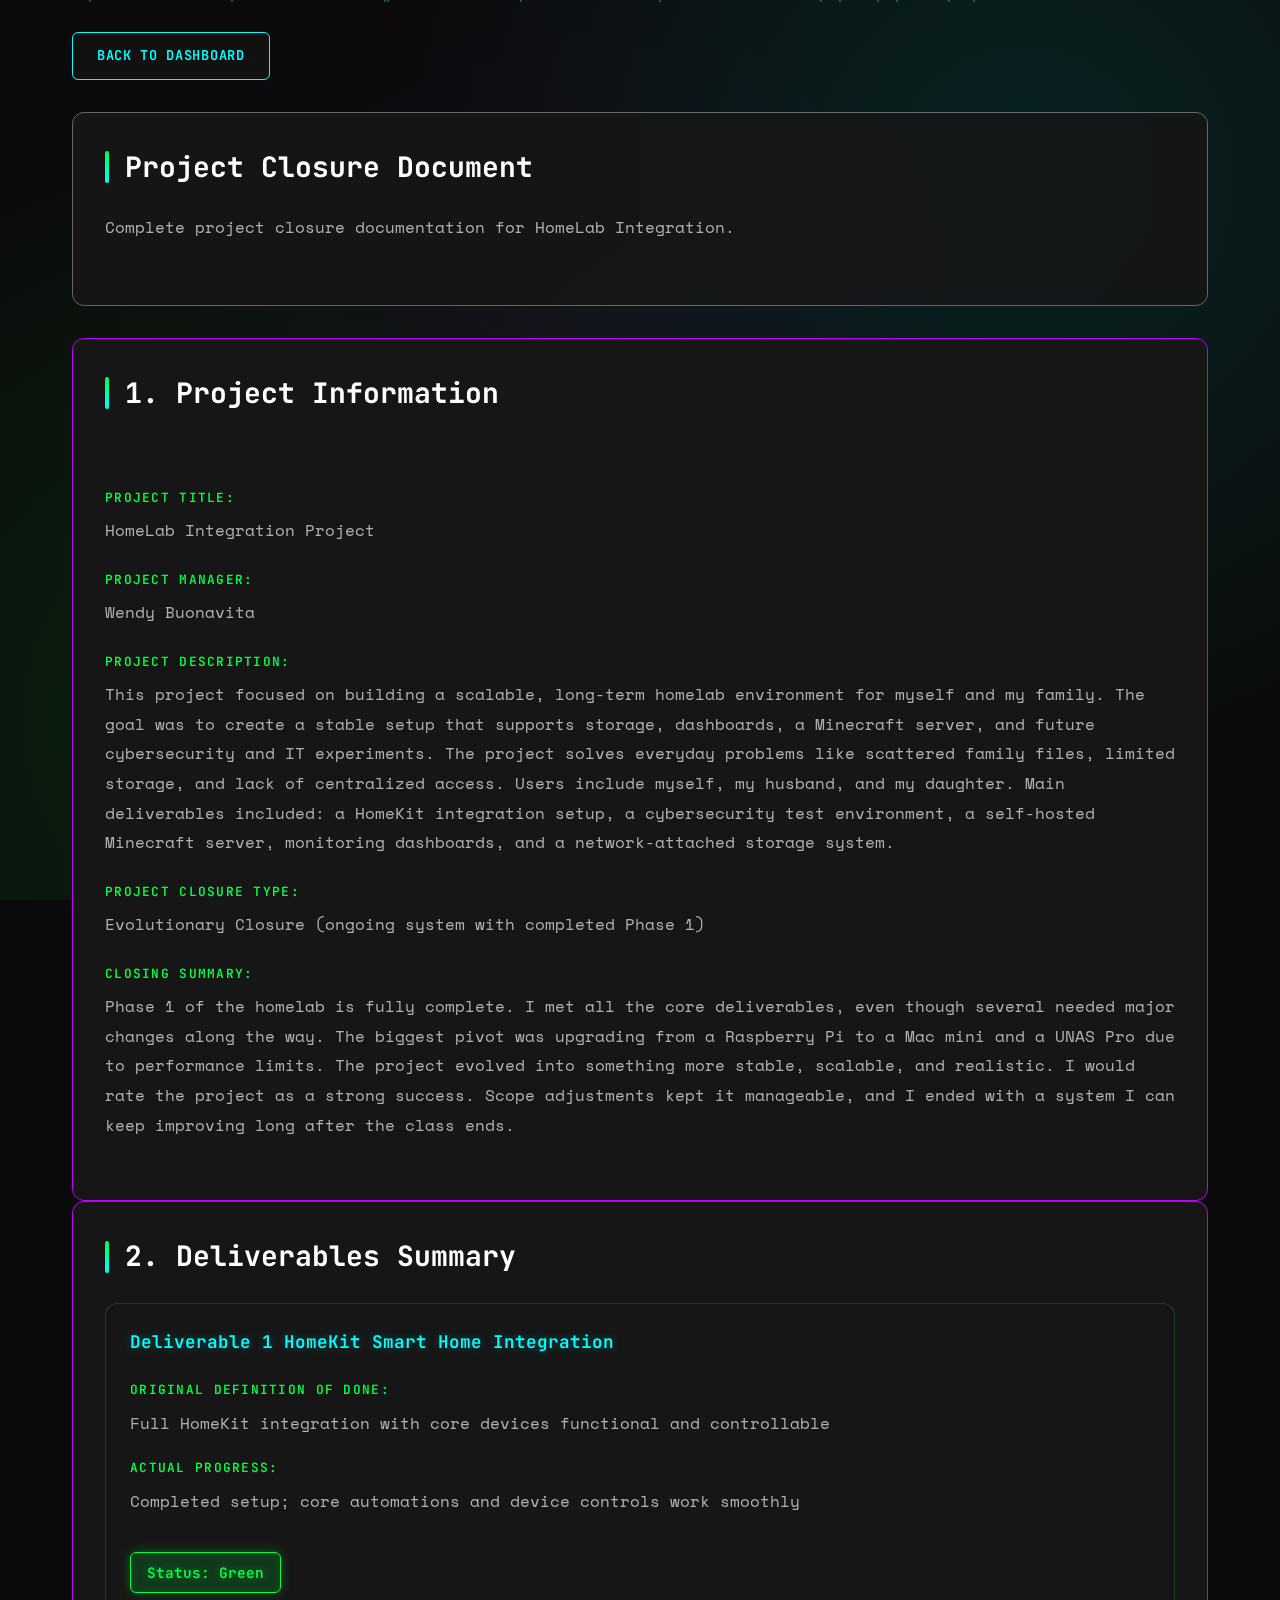
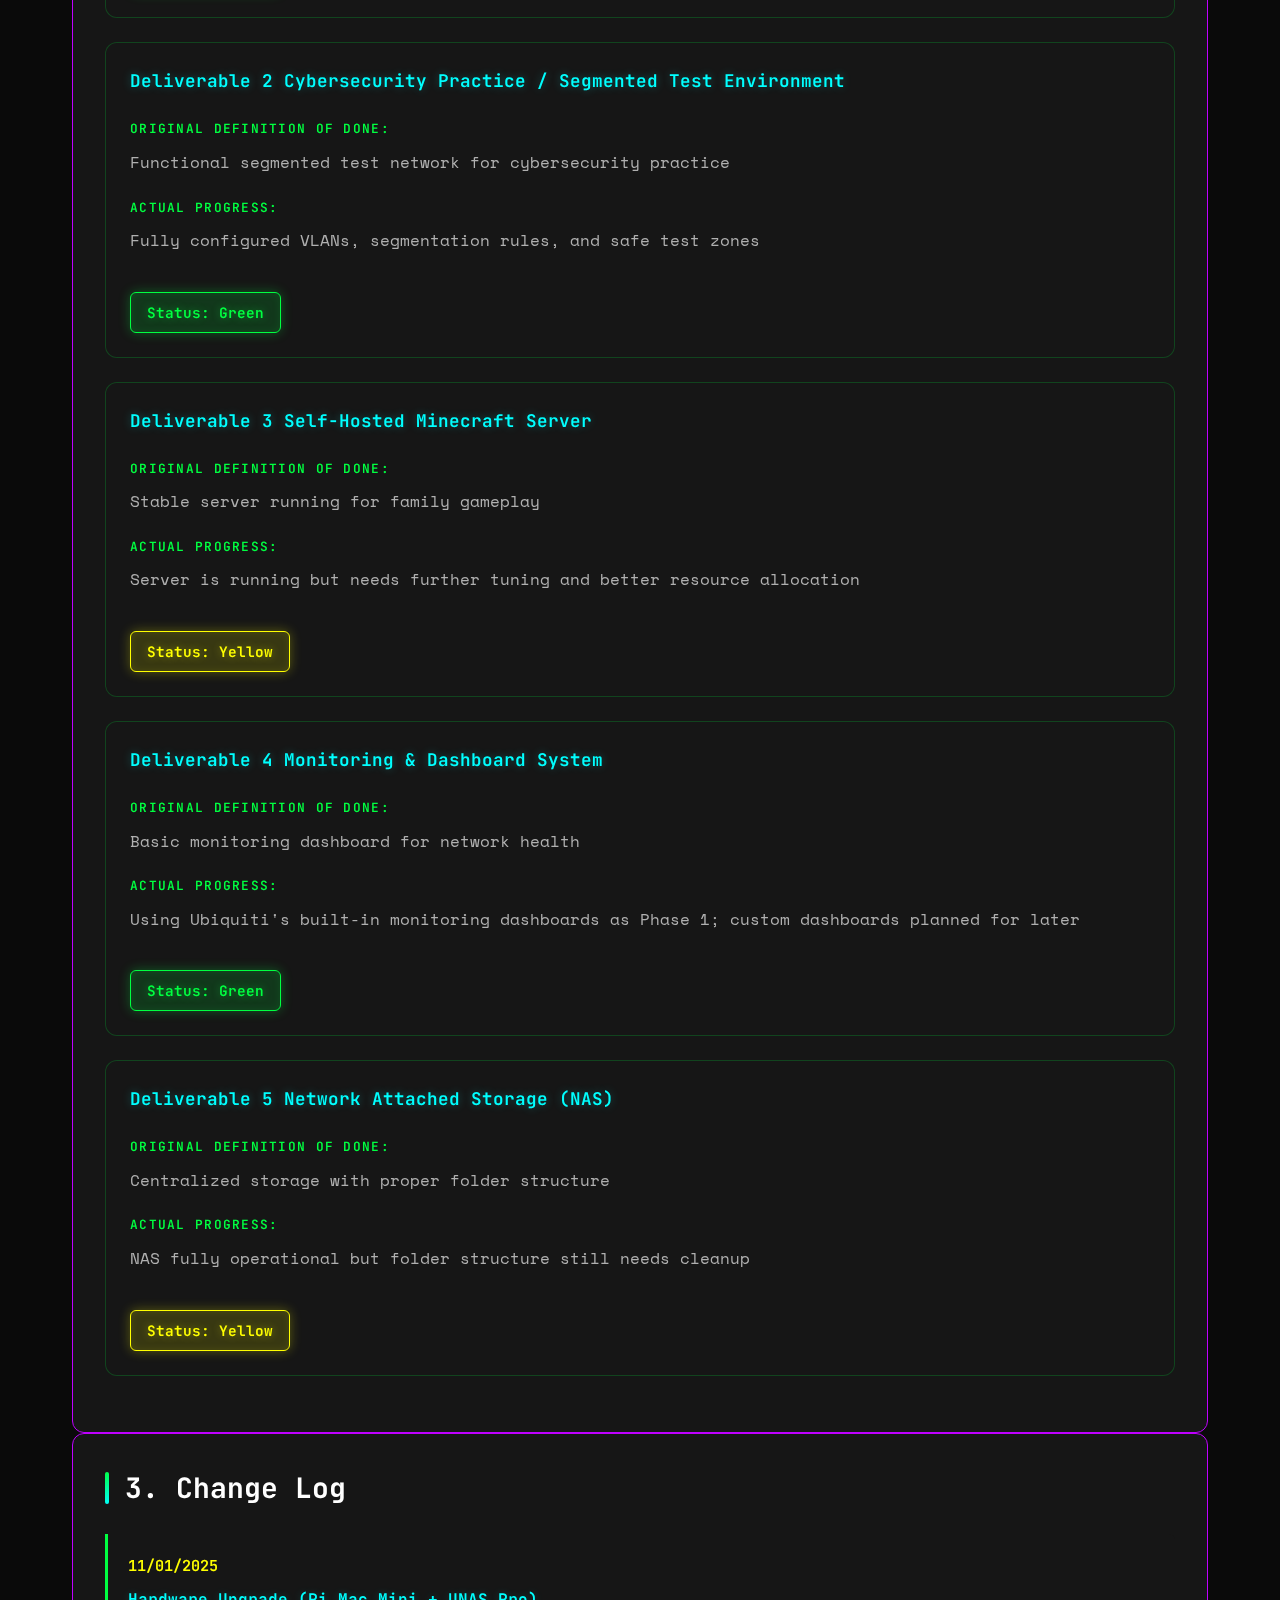
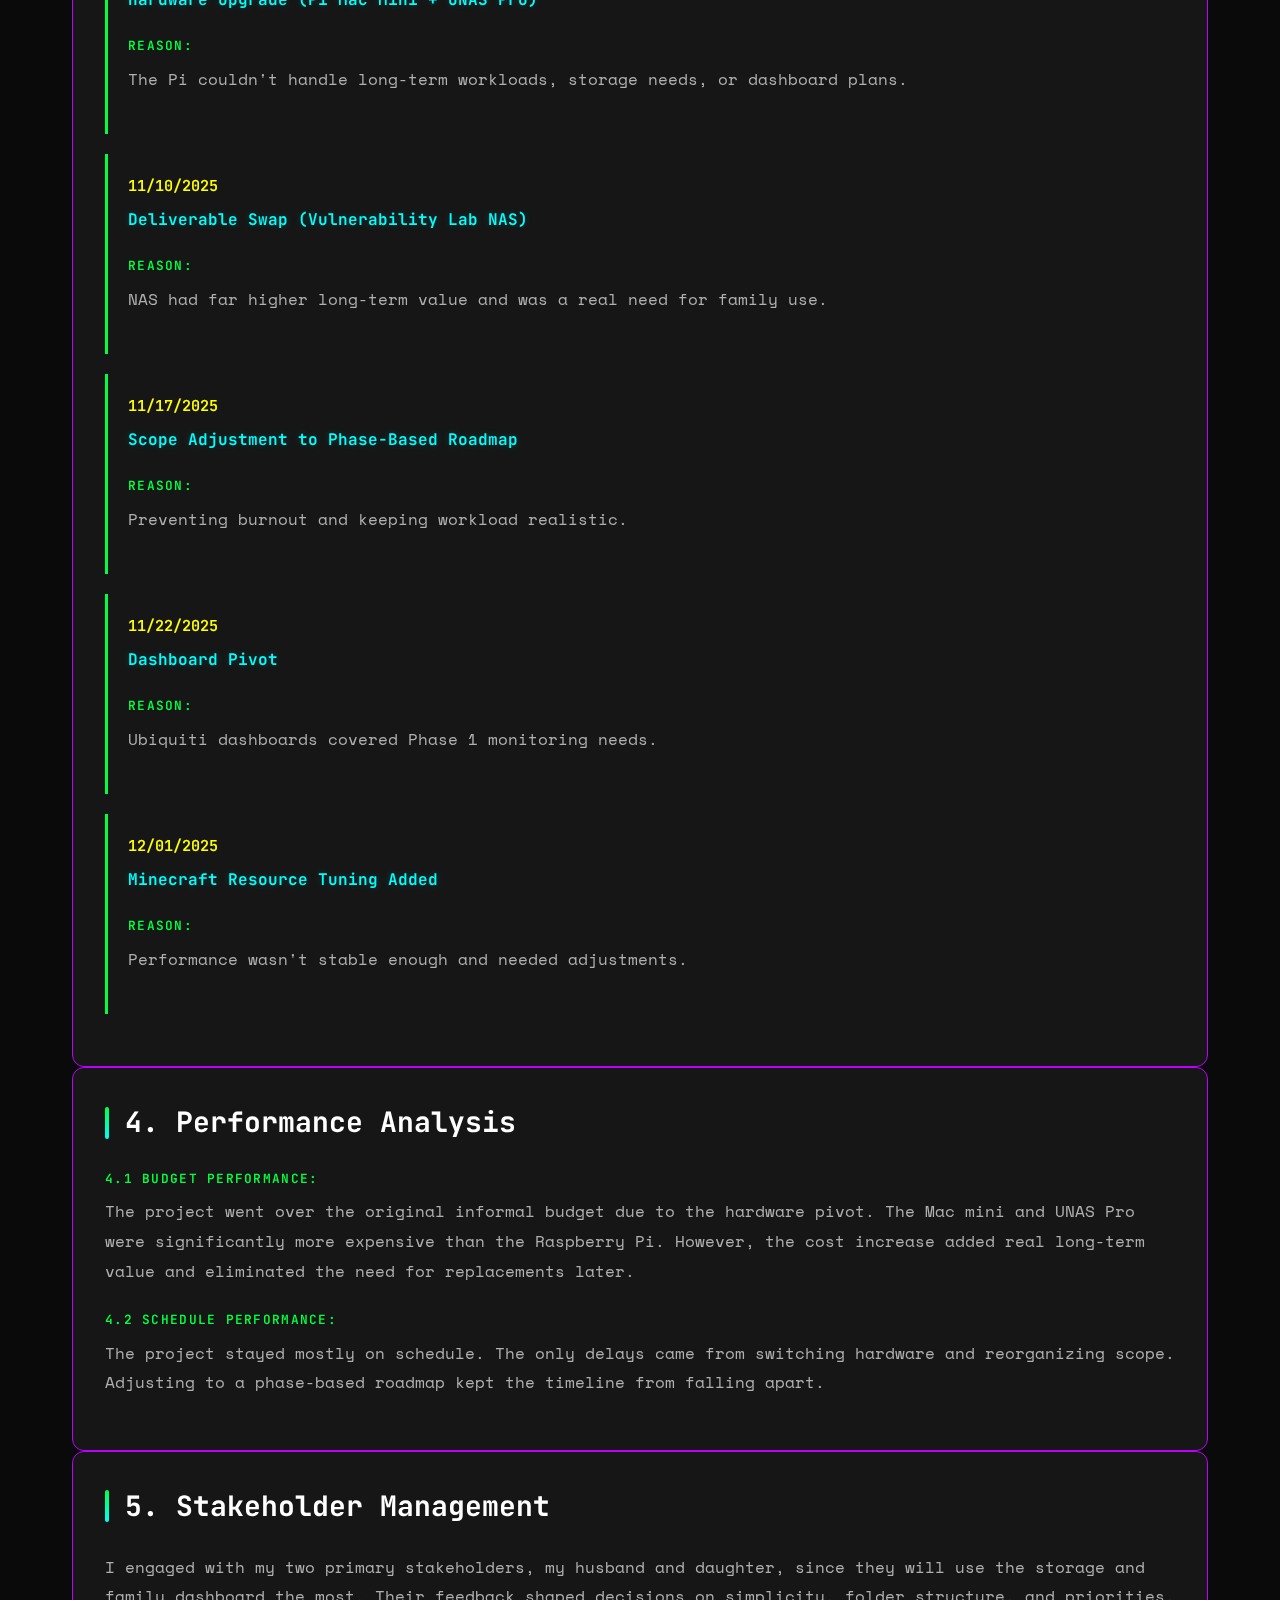
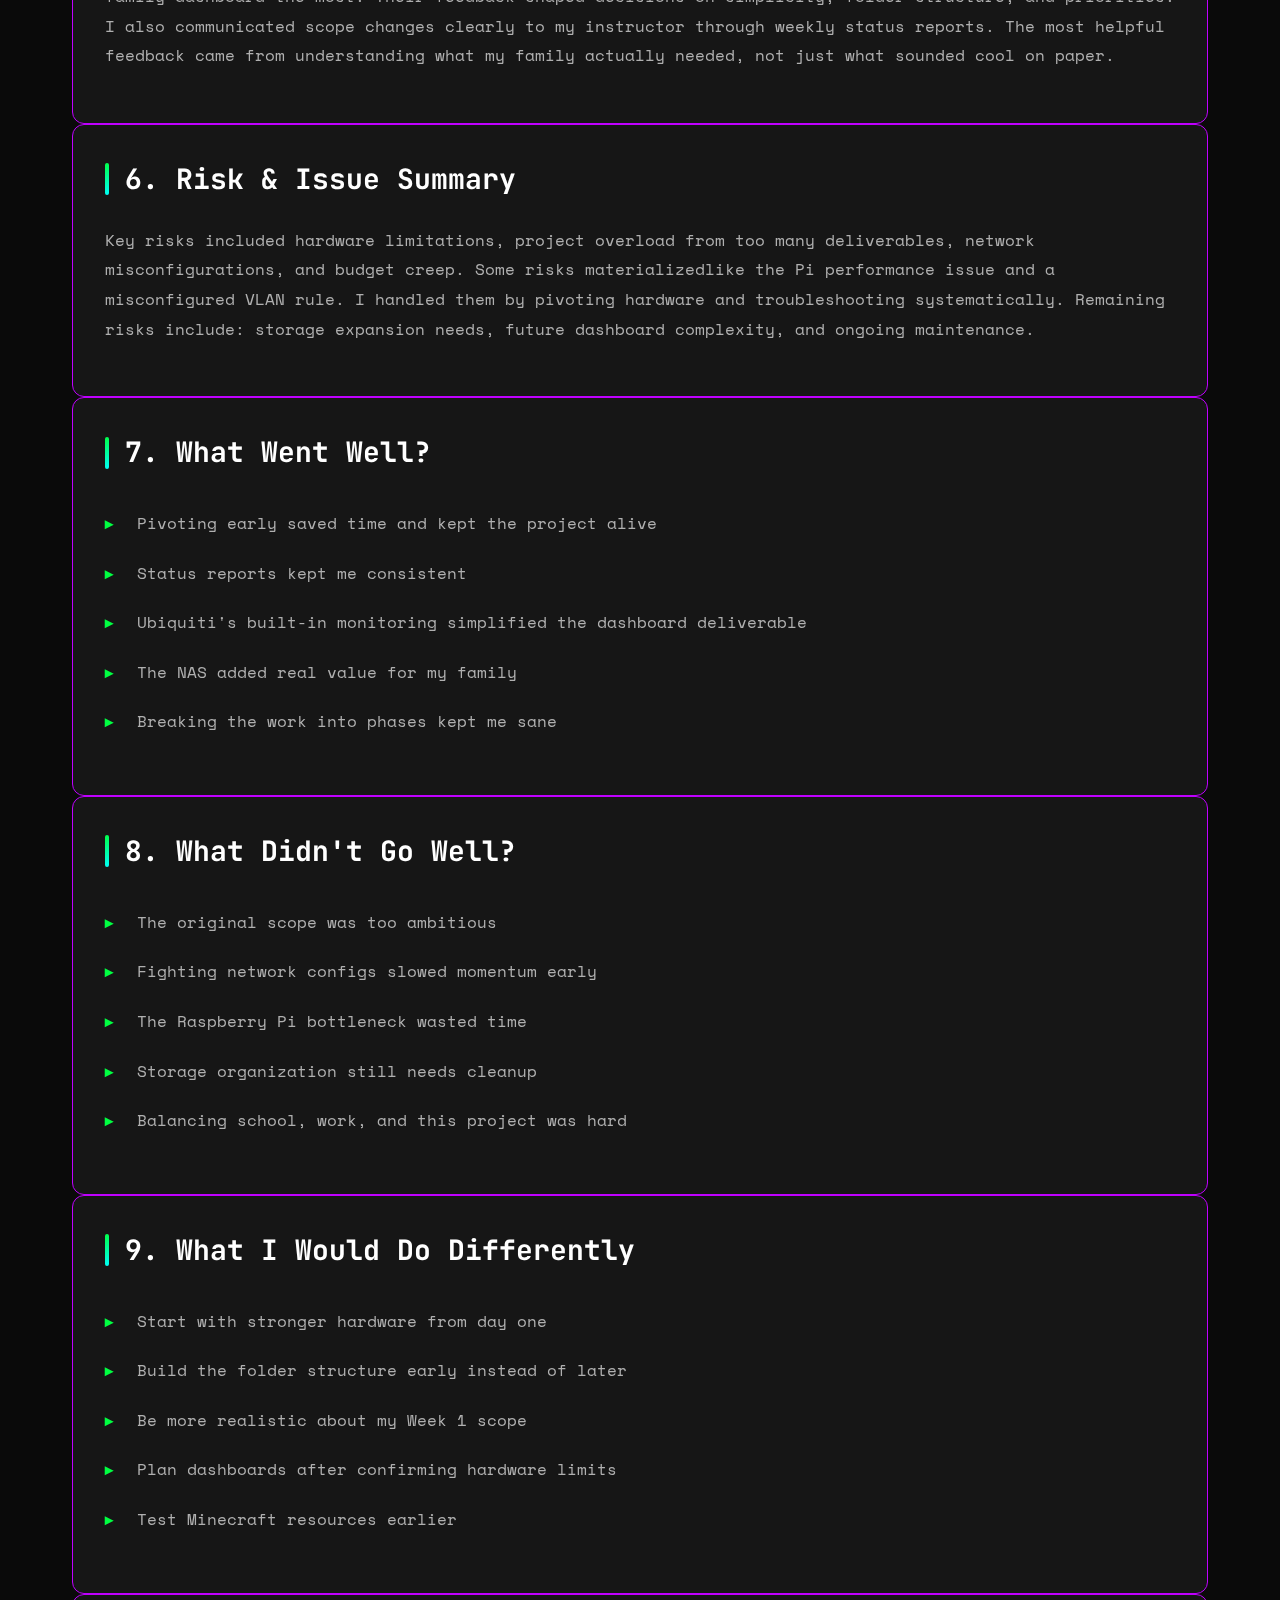
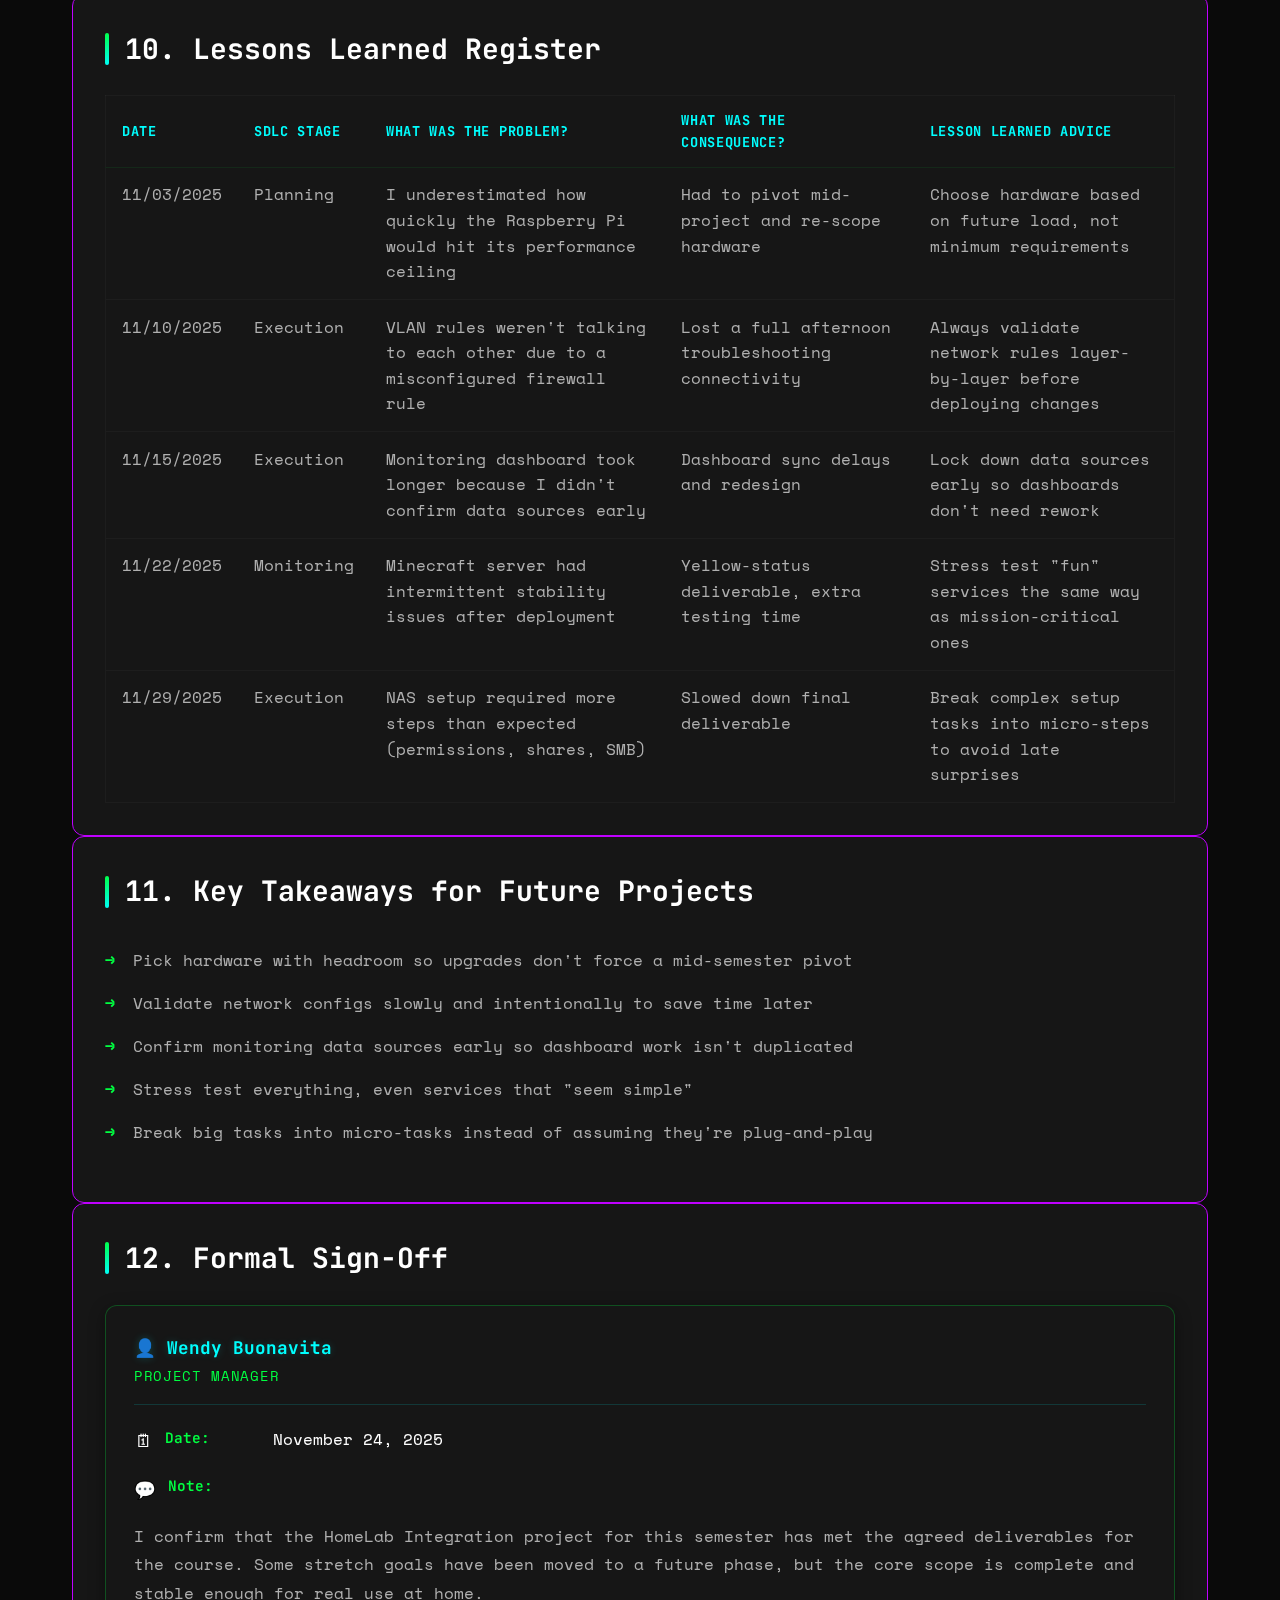
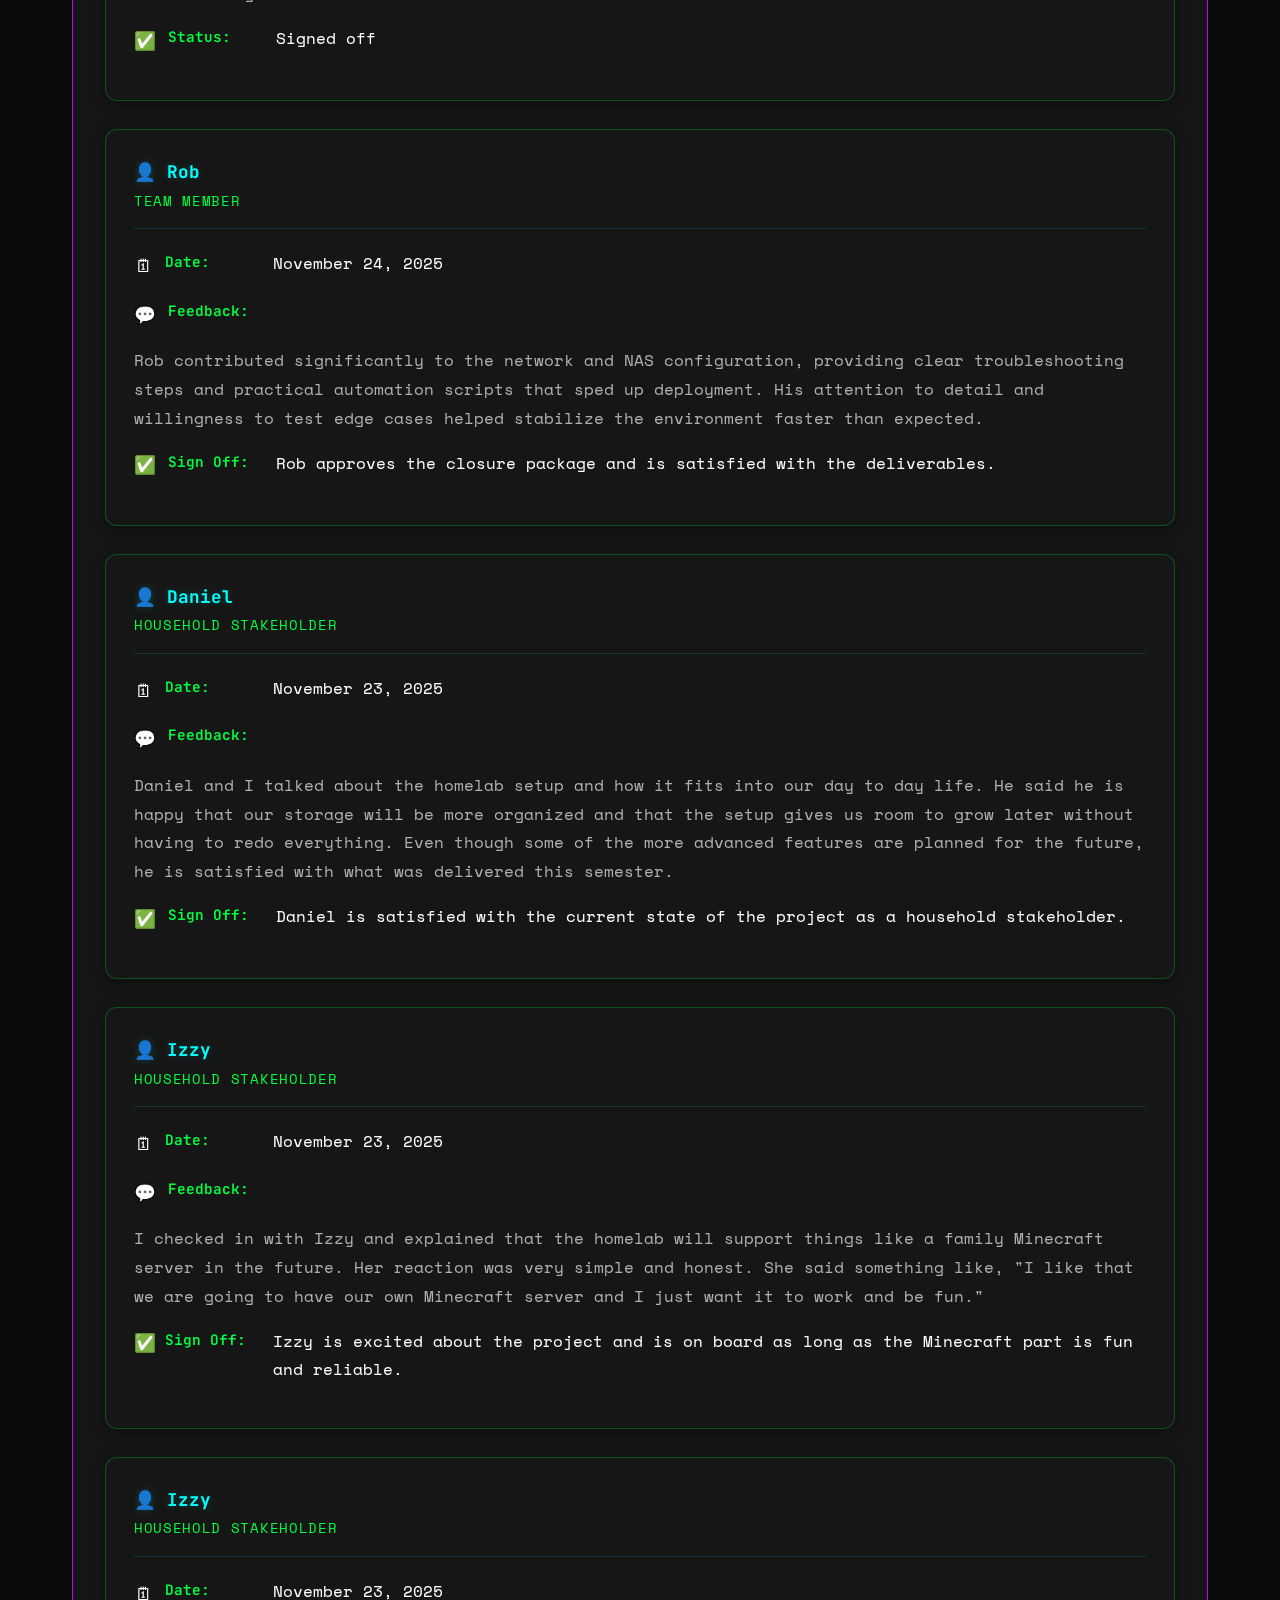
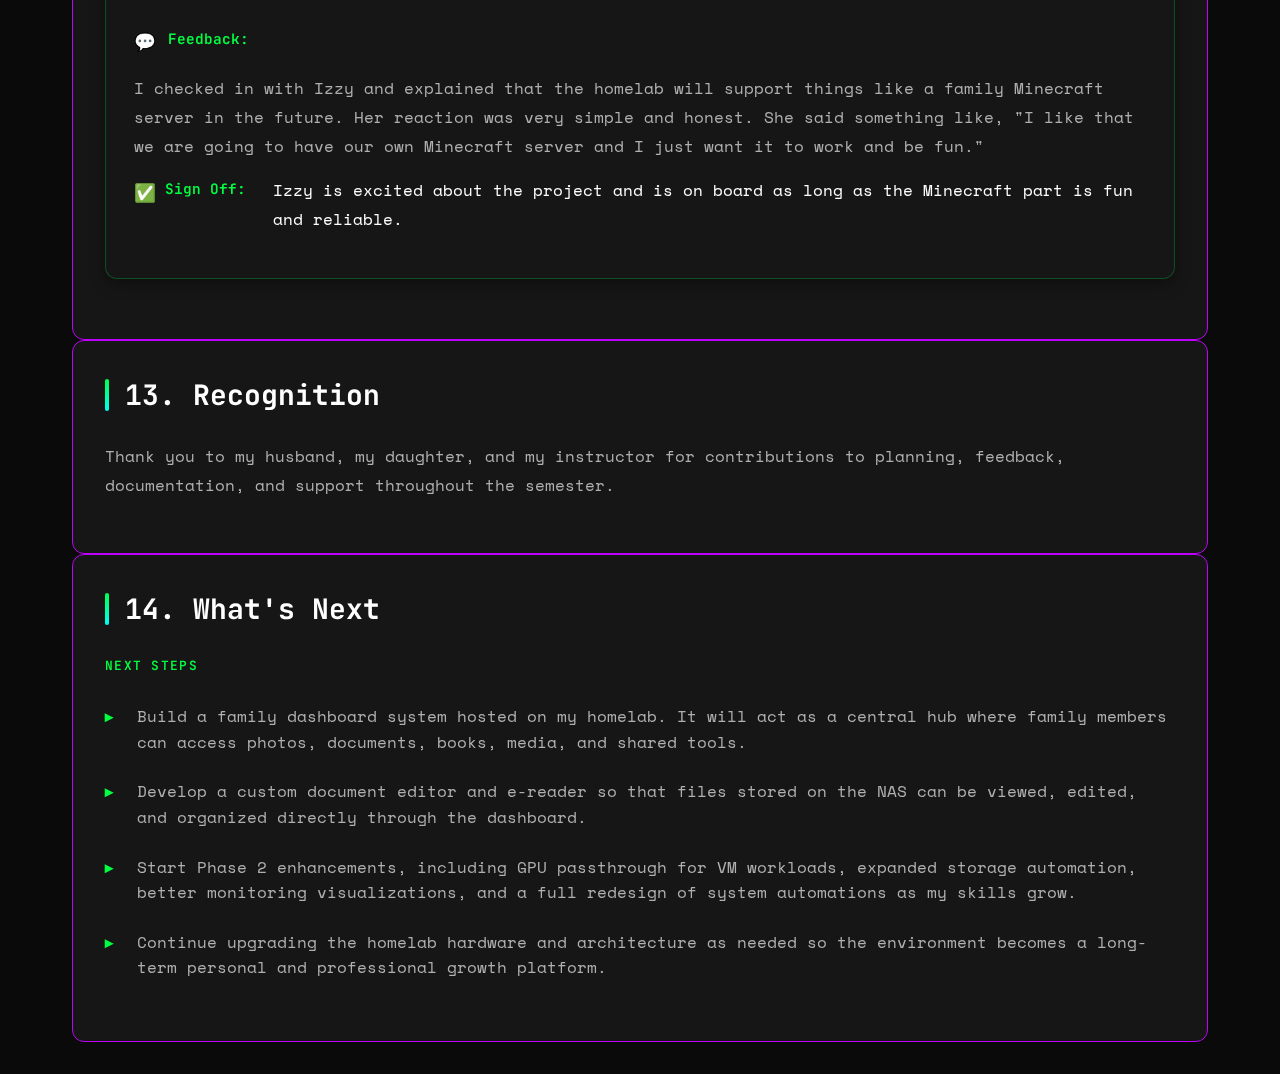
<file: closureWebsite/closure.html>
﻿<!DOCTYPE html>
<html lang="en">
  <head>
    <meta charset="UTF-8" />
    <meta name="viewport" content="width=device-width, initial-scale=1.0" />
    <title>Project Closure Document HomeLab Integration</title>
    <link rel="stylesheet" href="style.css" />
  </head>
  <body>
    <div class="matrix-bg"></div>
    <div class="particles"></div>

    <div class="container">
      <a href="index.html" class="back-button"> Back to Dashboard</a>

      <section class="section">
        <h1 class="section-title">Project Closure Document</h1>
        <p class="section-intro">
          Complete project closure documentation for HomeLab Integration.
        </p>
      </section>

      <!-- 1. Project Information -->
      <div class="closure-section">
        <div class="section-title">1. Project Information</div>

        <div class="project-info">
          <div class="closure-label">Project Title:</div>
          <div class="closure-text">HomeLab Integration Project</div>

          <div class="closure-label">Project Manager:</div>
          <div class="closure-text">Wendy Buonavita</div>

          <div class="closure-label">Project Description:</div>
          <div class="closure-text">
            This project focused on building a scalable, long-term homelab
            environment for myself and my family. The goal was to create a
            stable setup that supports storage, dashboards, a Minecraft server,
            and future cybersecurity and IT experiments. The project solves
            everyday problems like scattered family files, limited storage, and
            lack of centralized access. Users include myself, my husband, and my
            daughter. Main deliverables included: a HomeKit integration setup, a
            cybersecurity test environment, a self-hosted Minecraft server,
            monitoring dashboards, and a network-attached storage system.
          </div>

          <div class="closure-label">Project Closure Type:</div>
          <div class="closure-text">
            Evolutionary Closure (ongoing system with completed Phase 1)
          </div>

          <div class="closure-label">Closing Summary:</div>
          <div class="closure-text">
            Phase 1 of the homelab is fully complete. I met all the core
            deliverables, even though several needed major changes along the
            way. The biggest pivot was upgrading from a Raspberry Pi to a Mac
            mini and a UNAS Pro due to performance limits. The project evolved
            into something more stable, scalable, and realistic. I would rate
            the project as a strong success. Scope adjustments kept it
            manageable, and I ended with a system I can keep improving long
            after the class ends.
          </div>
        </div>
      </div>

      <!-- 2. Deliverables Summary -->
      <div class="closure-section">
        <div class="section-title">2. Deliverables Summary</div>

        <div class="deliverable-item">
          <div class="deliverable-name">
            Deliverable 1 HomeKit Smart Home Integration
          </div>
          <div class="closure-label">Original Definition of Done:</div>
          <div class="closure-text">
            Full HomeKit integration with core devices functional and
            controllable
          </div>
          <div class="closure-label" style="margin-top: 1rem">
            Actual Progress:
          </div>
          <div class="closure-text">
            Completed setup; core automations and device controls work smoothly
          </div>
          <div class="status-badge-inline green" style="margin-top: 1rem">
            Status: Green
          </div>
        </div>

        <div class="deliverable-item">
          <div class="deliverable-name">
            Deliverable 2 Cybersecurity Practice / Segmented Test Environment
          </div>
          <div class="closure-label">Original Definition of Done:</div>
          <div class="closure-text">
            Functional segmented test network for cybersecurity practice
          </div>
          <div class="closure-label" style="margin-top: 1rem">
            Actual Progress:
          </div>
          <div class="closure-text">
            Fully configured VLANs, segmentation rules, and safe test zones
          </div>
          <div class="status-badge-inline green" style="margin-top: 1rem">
            Status: Green
          </div>
        </div>

        <div class="deliverable-item">
          <div class="deliverable-name">
            Deliverable 3 Self-Hosted Minecraft Server
          </div>
          <div class="closure-label">Original Definition of Done:</div>
          <div class="closure-text">
            Stable server running for family gameplay
          </div>
          <div class="closure-label" style="margin-top: 1rem">
            Actual Progress:
          </div>
          <div class="closure-text">
            Server is running but needs further tuning and better resource
            allocation
          </div>
          <div class="status-badge-inline yellow" style="margin-top: 1rem">
            Status: Yellow
          </div>
        </div>

        <div class="deliverable-item">
          <div class="deliverable-name">
            Deliverable 4 Monitoring &amp; Dashboard System
          </div>
          <div class="closure-label">Original Definition of Done:</div>
          <div class="closure-text">
            Basic monitoring dashboard for network health
          </div>
          <div class="closure-label" style="margin-top: 1rem">
            Actual Progress:
          </div>
          <div class="closure-text">
            Using Ubiquiti's built-in monitoring dashboards as Phase 1; custom
            dashboards planned for later
          </div>
          <div class="status-badge-inline green" style="margin-top: 1rem">
            Status: Green
          </div>
        </div>

        <div class="deliverable-item">
          <div class="deliverable-name">
            Deliverable 5 Network Attached Storage (NAS)
          </div>
          <div class="closure-label">Original Definition of Done:</div>
          <div class="closure-text">
            Centralized storage with proper folder structure
          </div>
          <div class="closure-label" style="margin-top: 1rem">
            Actual Progress:
          </div>
          <div class="closure-text">
            NAS fully operational but folder structure still needs cleanup
          </div>
          <div class="status-badge-inline yellow" style="margin-top: 1rem">
            Status: Yellow
          </div>
        </div>
      </div>

      <!-- 3. Change Log -->
      <div class="closure-section">
        <div class="section-title">3. Change Log</div>

        <div class="change-entry">
          <div class="change-date">11/01/2025</div>
          <div class="change-title">
            Hardware Upgrade (Pi Mac Mini + UNAS Pro)
          </div>
          <div class="closure-label">Reason:</div>
          <div class="closure-text">
            The Pi couldn't handle long-term workloads, storage needs, or
            dashboard plans.
          </div>
        </div>

        <div class="change-entry">
          <div class="change-date">11/10/2025</div>
          <div class="change-title">
            Deliverable Swap (Vulnerability Lab NAS)
          </div>
          <div class="closure-label">Reason:</div>
          <div class="closure-text">
            NAS had far higher long-term value and was a real need for family
            use.
          </div>
        </div>

        <div class="change-entry">
          <div class="change-date">11/17/2025</div>
          <div class="change-title">
            Scope Adjustment to Phase-Based Roadmap
          </div>
          <div class="closure-label">Reason:</div>
          <div class="closure-text">
            Preventing burnout and keeping workload realistic.
          </div>
        </div>

        <div class="change-entry">
          <div class="change-date">11/22/2025</div>
          <div class="change-title">Dashboard Pivot</div>
          <div class="closure-label">Reason:</div>
          <div class="closure-text">
            Ubiquiti dashboards covered Phase 1 monitoring needs.
          </div>
        </div>

        <div class="change-entry">
          <div class="change-date">12/01/2025</div>
          <div class="change-title">Minecraft Resource Tuning Added</div>
          <div class="closure-label">Reason:</div>
          <div class="closure-text">
            Performance wasn't stable enough and needed adjustments.
          </div>
        </div>
      </div>

      <!-- 4. Performance Analysis -->
      <div class="closure-section">
        <div class="section-title">4. Performance Analysis</div>

        <div class="closure-label">4.1 Budget Performance:</div>
        <div class="closure-text">
          The project went over the original informal budget due to the hardware
          pivot. The Mac mini and UNAS Pro were significantly more expensive
          than the Raspberry Pi. However, the cost increase added real long-term
          value and eliminated the need for replacements later.
        </div>

        <div class="closure-label" style="margin-top: 1.5rem">
          4.2 Schedule Performance:
        </div>
        <div class="closure-text">
          The project stayed mostly on schedule. The only delays came from
          switching hardware and reorganizing scope. Adjusting to a phase-based
          roadmap kept the timeline from falling apart.
        </div>
      </div>

      <!-- 5. Stakeholder Management -->
      <div class="closure-section">
        <div class="section-title">5. Stakeholder Management</div>
        <div class="closure-text">
          I engaged with my two primary stakeholders, my husband and daughter,
          since they will use the storage and family dashboard the most. Their
          feedback shaped decisions on simplicity, folder structure, and
          priorities. I also communicated scope changes clearly to my instructor
          through weekly status reports. The most helpful feedback came from
          understanding what my family actually needed, not just what sounded
          cool on paper.
        </div>
      </div>

      <!-- 6. Risk &amp; Issue Summary -->
      <div class="closure-section">
        <div class="section-title">6. Risk &amp; Issue Summary</div>
        <div class="closure-text">
          Key risks included hardware limitations, project overload from too
          many deliverables, network misconfigurations, and budget creep. Some
          risks materializedlike the Pi performance issue and a misconfigured
          VLAN rule. I handled them by pivoting hardware and troubleshooting
          systematically. Remaining risks include: storage expansion needs,
          future dashboard complexity, and ongoing maintenance.
        </div>
      </div>

      <!-- 7. What Went Well? -->
      <div class="closure-section">
        <div class="section-title">7. What Went Well?</div>
        <ul class="retro-list">
          <li>Pivoting early saved time and kept the project alive</li>
          <li>Status reports kept me consistent</li>
          <li>
            Ubiquiti's built-in monitoring simplified the dashboard deliverable
          </li>
          <li>The NAS added real value for my family</li>
          <li>Breaking the work into phases kept me sane</li>
        </ul>
      </div>

      <!-- 8. What Didn't Go Well? -->
      <div class="closure-section">
        <div class="section-title">8. What Didn't Go Well?</div>
        <ul class="retro-list">
          <li>The original scope was too ambitious</li>
          <li>Fighting network configs slowed momentum early</li>
          <li>The Raspberry Pi bottleneck wasted time</li>
          <li>Storage organization still needs cleanup</li>
          <li>Balancing school, work, and this project was hard</li>
        </ul>
      </div>

      <!-- 9. What I Would Do Differently -->
      <div class="closure-section">
        <div class="section-title">9. What I Would Do Differently</div>
        <ul class="retro-list">
          <li>Start with stronger hardware from day one</li>
          <li>Build the folder structure early instead of later</li>
          <li>Be more realistic about my Week 1 scope</li>
          <li>Plan dashboards after confirming hardware limits</li>
          <li>Test Minecraft resources earlier</li>
        </ul>
      </div>

      <!-- 10. Lessons Learned Register -->
      <div class="closure-section">
        <div class="section-title">10. Lessons Learned Register</div>
        <table class="lessons-register-table">
          <thead>
            <tr>
              <th>Date</th>
              <th>SDLC Stage</th>
              <th>What was the problem?</th>
              <th>What was the consequence?</th>
              <th>Lesson Learned Advice</th>
            </tr>
          </thead>
          <tbody>
            <tr>
              <td>11/03/2025</td>
              <td>Planning</td>
              <td>
                I underestimated how quickly the Raspberry Pi would hit its
                performance ceiling
              </td>
              <td>Had to pivot mid-project and re-scope hardware</td>
              <td>
                Choose hardware based on future load, not minimum requirements
              </td>
            </tr>
            <tr>
              <td>11/10/2025</td>
              <td>Execution</td>
              <td>
                VLAN rules weren't talking to each other due to a misconfigured
                firewall rule
              </td>
              <td>Lost a full afternoon troubleshooting connectivity</td>
              <td>
                Always validate network rules layer-by-layer before deploying
                changes
              </td>
            </tr>
            <tr>
              <td>11/15/2025</td>
              <td>Execution</td>
              <td>
                Monitoring dashboard took longer because I didn't confirm data
                sources early
              </td>
              <td>Dashboard sync delays and redesign</td>
              <td>
                Lock down data sources early so dashboards don't need rework
              </td>
            </tr>
            <tr>
              <td>11/22/2025</td>
              <td>Monitoring</td>
              <td>
                Minecraft server had intermittent stability issues after
                deployment
              </td>
              <td>Yellow-status deliverable, extra testing time</td>
              <td>
                Stress test "fun" services the same way as mission-critical ones
              </td>
            </tr>
            <tr>
              <td>11/29/2025</td>
              <td>Execution</td>
              <td>
                NAS setup required more steps than expected (permissions,
                shares, SMB)
              </td>
              <td>Slowed down final deliverable</td>
              <td>
                Break complex setup tasks into micro-steps to avoid late
                surprises
              </td>
            </tr>
          </tbody>
        </table>
      </div>

      <!-- 11. Key Takeaways for Future Projects -->
      <div class="closure-section">
        <div class="section-title">11. Key Takeaways for Future Projects</div>
        <ul class="insights-list">
          <li>
            Pick hardware with headroom so upgrades don't force a mid-semester
            pivot
          </li>
          <li>
            Validate network configs slowly and intentionally to save time later
          </li>
          <li>
            Confirm monitoring data sources early so dashboard work isn't
            duplicated
          </li>
          <li>Stress test everything, even services that "seem simple"</li>
          <li>
            Break big tasks into micro-tasks instead of assuming they're
            plug-and-play
          </li>
        </ul>
      </div>

      <!-- 12. Formal Sign-Off -->
      <div class="closure-section">
        <div class="section-title">12. Formal Sign-Off</div>

        <div class="signoff-card">
          <div class="signoff-header">
            <div class="signoff-name">👤 Wendy Buonavita</div>
            <div class="signoff-role">Project Manager</div>
          </div>
          <div class="signoff-body">
            <div class="signoff-row">
              <span class="signoff-icon">🗓</span>
              <span class="signoff-label">Date:</span>
              <span>November 24, 2025</span>
            </div>
            <div class="signoff-row">
              <span class="signoff-icon">💬</span>
              <span class="signoff-label">Note:</span>
            </div>
            <div class="signoff-text">
              I confirm that the HomeLab Integration project for this semester
              has met the agreed deliverables for the course. Some stretch goals
              have been moved to a future phase, but the core scope is complete
              and stable enough for real use at home.
            </div>
            <div class="signoff-row">
              <span class="signoff-icon">✅</span>
              <span class="signoff-label">Status:</span>
              <span>Signed off</span>
            </div>
          </div>
        </div>

        <div class="signoff-card">
          <div class="signoff-header">
            <div class="signoff-name">👤 Rob</div>
            <div class="signoff-role">Team Member</div>
          </div>
          <div class="signoff-body">
            <div class="signoff-row">
              <span class="signoff-icon">🗓</span>
              <span class="signoff-label">Date:</span>
              <span>November 24, 2025</span>
            </div>
            <div class="signoff-row">
              <span class="signoff-icon">💬</span>
              <span class="signoff-label">Feedback:</span>
            </div>
            <div class="signoff-text">
              Rob contributed significantly to the network and NAS
              configuration, providing clear troubleshooting steps and practical
              automation scripts that sped up deployment. His attention to
              detail and willingness to test edge cases helped stabilize the
              environment faster than expected.
            </div>
            <div class="signoff-row">
              <span class="signoff-icon">✅</span>
              <span class="signoff-label">Sign Off:</span>
              <span
                >Rob approves the closure package and is satisfied with the
                deliverables.</span
              >
            </div>
          </div>
        </div>

        <div class="signoff-card">
          <div class="signoff-header">
            <div class="signoff-name">👤 Daniel</div>
            <div class="signoff-role">Household Stakeholder</div>
          </div>
          <div class="signoff-body">
            <div class="signoff-row">
              <span class="signoff-icon">🗓</span>
              <span class="signoff-label">Date:</span>
              <span>November 23, 2025</span>
            </div>
            <div class="signoff-row">
              <span class="signoff-icon">💬</span>
              <span class="signoff-label">Feedback:</span>
            </div>
            <div class="signoff-text">
              Daniel and I talked about the homelab setup and how it fits into
              our day to day life. He said he is happy that our storage will be
              more organized and that the setup gives us room to grow later
              without having to redo everything. Even though some of the more
              advanced features are planned for the future, he is satisfied with
              what was delivered this semester.
            </div>
            <div class="signoff-row">
              <span class="signoff-icon">✅</span>
              <span class="signoff-label">Sign Off:</span>
              <span
                >Daniel is satisfied with the current state of the project as a
                household stakeholder.</span
              >
            </div>
          </div>
        </div>

        <div class="signoff-card">
          <div class="signoff-header">
            <div class="signoff-name">👤 Izzy</div>
            <div class="signoff-role">Household Stakeholder</div>
          </div>
          <div class="signoff-body">
            <div class="signoff-row">
              <span class="signoff-icon">🗓</span>
              <span class="signoff-label">Date:</span>
              <span>November 23, 2025</span>
            </div>
            <div class="signoff-row">
              <span class="signoff-icon">💬</span>
              <span class="signoff-label">Feedback:</span>
            </div>
            <div class="signoff-text">
              I checked in with Izzy and explained that the homelab will support
              things like a family Minecraft server in the future. Her reaction
              was very simple and honest. She said something like, "I like that
              we are going to have our own Minecraft server and I just want it
              to work and be fun."
            </div>
            <div class="signoff-row">
              <span class="signoff-icon">✅</span>
              <span class="signoff-label">Sign Off:</span>
              <span
                >Izzy is excited about the project and is on board as long as
                the Minecraft part is fun and reliable.</span
              >
            </div>
          </div>
        </div>

        <div class="signoff-card">
          <div class="signoff-header">
            <div class="signoff-name">👤 Izzy</div>
            <div class="signoff-role">Household Stakeholder</div>
          </div>
          <div class="signoff-body">
            <div class="signoff-row">
              <span class="signoff-icon">🗓</span>
              <span class="signoff-label">Date:</span>
              <span>November 23, 2025</span>
            </div>
            <div class="signoff-row">
              <span class="signoff-icon">💬</span>
              <span class="signoff-label">Feedback:</span>
            </div>
            <div class="signoff-text">
              I checked in with Izzy and explained that the homelab will support
              things like a family Minecraft server in the future. Her reaction
              was very simple and honest. She said something like, "I like that
              we are going to have our own Minecraft server and I just want it
              to work and be fun."
            </div>
            <div class="signoff-row">
              <span class="signoff-icon">✅</span>
              <span class="signoff-label">Sign Off:</span>
              <span
                >Izzy is excited about the project and is on board as long as
                the Minecraft part is fun and reliable.</span
              >
            </div>
          </div>
        </div>
      </div>

      <!-- 13. Recognition -->
      <div class="closure-section">
        <div class="section-title">13. Recognition</div>
        <div class="closure-text">
          Thank you to my husband, my daughter, and my instructor for
          contributions to planning, feedback, documentation, and support
          throughout the semester.
        </div>
      </div>

      <!-- 14. What's Next -->
      <div class="closure-section">
        <div class="section-title">14. What's Next</div>
        <div class="closure-label">Next Steps</div>
        <ul class="retro-list">
          <li>
            Build a family dashboard system hosted on my homelab. It will act as
            a central hub where family members can access photos, documents,
            books, media, and shared tools.
          </li>
          <li>
            Develop a custom document editor and e-reader so that files stored
            on the NAS can be viewed, edited, and organized directly through the
            dashboard.
          </li>
          <li>
            Start Phase 2 enhancements, including GPU passthrough for VM
            workloads, expanded storage automation, better monitoring
            visualizations, and a full redesign of system automations as my
            skills grow.
          </li>
          <li>
            Continue upgrading the homelab hardware and architecture as needed
            so the environment becomes a long-term personal and professional
            growth platform.
          </li>
        </ul>
      </div>
    </div>

    <script>
      // Generate floating particles (same helper used across site)
      function generateParticles() {
        const particlesContainer = document.querySelector(".particles");
        const particleCount = Math.floor(window.innerWidth / 100);
        for (let i = 0; i < particleCount; i++) {
          const particle = document.createElement("div");
          particle.className = "particle";
          particle.style.left = Math.random() * 100 + "%";
          particle.style.animationDelay = Math.random() * 15 + "s";
          particle.style.animationDuration = 15 + Math.random() * 10 + "s";
          particlesContainer.appendChild(particle);
        }
      }
      generateParticles();
    </script>
  </body>
</html>
</file>
<file: style.css>
@import url("https://fonts.googleapis.com/css2?family=Space+Mono:wght@400;700&family=JetBrains+Mono:wght@400;500;600;700;800&family=Inter:wght@300;400;500;600;700;800&display=swap");

:root {
  /* Cyberpunk Color Palette */
  --matrix-green: #00ff41;
  --neon-cyan: #00ffff;
  --electric-purple: #bf00ff;
  --hot-pink: #ff1493;
  --laser-orange: #ff6600;
  --warning-yellow: #ffff00;

  /* Dark Theme Base */
  --bg-primary: #0a0a0a;
  --bg-secondary: #111111;
  --bg-tertiary: #1a1a1a;
  --bg-card: #161616;
  --bg-glass: rgba(22, 22, 22, 0.9);

  /* Text Colors */
  --text-primary: #ffffff;
  --text-secondary: #b0b0b0;
  --text-muted: #666666;
  --text-accent: var(--matrix-green);

  /* Gradients */
  --gradient-primary: linear-gradient(
    135deg,
    var(--matrix-green) 0%,
    var(--neon-cyan) 100%
  );
  --gradient-secondary: linear-gradient(
    135deg,
    var(--electric-purple) 0%,
    var(--hot-pink) 100%
  );
  --gradient-accent: linear-gradient(
    135deg,
    var(--laser-orange) 0%,
    var(--warning-yellow) 100%
  );

  /* Effects */
  --glow-green: 0 0 20px rgba(0, 255, 65, 0.5);
  --glow-cyan: 0 0 20px rgba(0, 255, 255, 0.5);
  --glow-purple: 0 0 20px rgba(191, 0, 255, 0.5);
  --glow-pink: 0 0 20px rgba(255, 20, 147, 0.5);
  --shadow-hack: 0 8px 32px rgba(0, 0, 0, 0.8);

  --border-radius: 12px;
  --border-radius-small: 6px;
  --transition: all 0.3s cubic-bezier(0.4, 0, 0.2, 1);
}

* {
  margin: 0;
  padding: 0;
  box-sizing: border-box;
}

html {
  scroll-behavior: smooth;
}

body {
  font-family: "Space Mono", "Inter", -apple-system, BlinkMacSystemFont,
    monospace;
  background: var(--bg-primary);
  color: var(--text-primary);
  line-height: 1.6;
  min-height: 100vh;
  overflow-x: hidden;
}

/* Matrix Background Effect */
.matrix-bg {
  position: fixed;
  top: 0;
  left: 0;
  width: 100%;
  height: 100%;
  z-index: -2;
  background: var(--bg-primary);
}

.matrix-bg::before {
  content: "";
  position: absolute;
  top: 0;
  left: 0;
  width: 100%;
  height: 100%;
  background-image: radial-gradient(
      circle at 20% 80%,
      rgba(0, 255, 65, 0.1) 0%,
      transparent 50%
    ),
    radial-gradient(
      circle at 80% 20%,
      rgba(0, 255, 255, 0.1) 0%,
      transparent 50%
    ),
    radial-gradient(
      circle at 40% 40%,
      rgba(191, 0, 255, 0.05) 0%,
      transparent 50%
    );
  animation: matrixShift 10s ease-in-out infinite alternate;
}

@keyframes matrixShift {
  0% {
    transform: translate(0, 0) scale(1);
  }
  100% {
    transform: translate(-10px, -10px) scale(1.02);
  }
}

/* Floating Particles */
.particles {
  position: fixed;
  top: 0;
  left: 0;
  width: 100%;
  height: 100%;
  z-index: -1;
  pointer-events: none;
}

.particle {
  position: absolute;
  width: 2px;
  height: 2px;
  background: var(--matrix-green);
  border-radius: 50%;
  animation: float 20s infinite;
  opacity: 0.5;
}

@keyframes float {
  0% {
    transform: translateY(0) translateX(0);
    opacity: 0;
  }
  50% {
    opacity: 0.5;
  }
  100% {
    transform: translateY(-100vh) translateX(100px);
    opacity: 0;
  }
}

.container {
  max-width: 1200px;
  margin: 0 auto;
  padding: 2rem;
  position: relative;
}

/* Hero Section - Hacker Style */
.hero {
  text-align: center;
  padding: 4rem 2rem 6rem;
  background: var(--bg-glass);
  border: 1px solid var(--matrix-green);
  border-radius: var(--border-radius);
  margin-bottom: 4rem;
  backdrop-filter: blur(20px);
  position: relative;
  overflow: hidden;
}

.hero::before {
  content: "";
  position: absolute;
  top: 0;
  left: 0;
  right: 0;
  height: 3px;
  background: var(--gradient-primary);
  animation: pulse 2s ease-in-out infinite alternate;
}

@keyframes pulse {
  0% {
    opacity: 0.5;
  }
  100% {
    opacity: 1;
    box-shadow: var(--glow-green);
  }
}

.hero-title {
  font-family: "Space Mono", monospace;
  font-size: clamp(2.5rem, 5vw, 4rem);
  font-weight: 800;
  background: var(--gradient-primary);
  -webkit-background-clip: text;
  -webkit-text-fill-color: transparent;
  background-clip: text;
  margin-bottom: 1rem;
  letter-spacing: -0.02em;
  text-shadow: var(--glow-green);
  position: relative;
}

.hero-title::after {
  content: "_";
  animation: blink 1s infinite;
  color: var(--matrix-green);
}

@keyframes blink {
  0%,
  50% {
    opacity: 1;
  }
  51%,
  100% {
    opacity: 0;
  }
}

.hero-subtitle {
  font-family: "JetBrains Mono", monospace;
  font-size: 1.2rem;
  color: var(--neon-cyan);
  font-weight: 500;
  margin-bottom: 3rem;
  text-transform: lowercase;
  letter-spacing: 2px;
}

/* Card Grid */
.card-grid {
  display: grid;
  grid-template-columns: repeat(auto-fit, minmax(280px, 1fr));
  gap: 2rem;
  margin-top: 3rem;
}

.card {
  background: var(--bg-glass);
  padding: 2rem;
  border-radius: var(--border-radius);
  border: 1px solid var(--neon-cyan);
  backdrop-filter: blur(20px);
  transition: var(--transition);
  position: relative;
  overflow: hidden;
  display: flex;
  flex-direction: column;
  cursor: pointer;
  text-decoration: none;
  color: inherit;
}

.card::before {
  content: "";
  position: absolute;
  top: 0;
  left: -100%;
  width: 100%;
  height: 100%;
  background: linear-gradient(
    90deg,
    transparent,
    rgba(0, 255, 255, 0.1),
    transparent
  );
  transition: var(--transition);
}

.card:hover {
  transform: translateY(-8px);
  box-shadow: var(--glow-cyan);
  border-color: var(--matrix-green);
}

.card:hover::before {
  left: 100%;
}

.card.charter {
  border-color: var(--electric-purple);
}

.card.charter:hover {
  box-shadow: var(--glow-purple);
  border-color: var(--hot-pink);
}

.card-number {
  font-family: "JetBrains Mono", monospace;
  font-size: 0.75rem;
  color: var(--text-muted);
  text-transform: uppercase;
  letter-spacing: 0.1em;
  margin-bottom: 0.5rem;
}

.card-title {
  font-family: "JetBrains Mono", monospace;
  font-size: 1.5rem;
  font-weight: 700;
  margin-bottom: 1rem;
  color: var(--text-primary);
}

.card-description {
  font-family: "Space Mono", monospace;
  font-size: 0.95rem;
  color: var(--text-secondary);
  line-height: 1.5;
  flex-grow: 1;
}

/* Back Button */
.back-button {
  display: inline-flex;
  align-items: center;
  gap: 0.5rem;
  background: var(--bg-secondary);
  border: 1px solid var(--neon-cyan);
  padding: 0.75rem 1.5rem;
  border-radius: var(--border-radius-small);
  color: var(--neon-cyan);
  font-family: "JetBrains Mono", monospace;
  font-size: 0.85rem;
  font-weight: 600;
  cursor: pointer;
  transition: var(--transition);
  text-transform: uppercase;
  letter-spacing: 0.05em;
  text-decoration: none;
  margin-bottom: 2rem;
  width: fit-content;
}

.back-button:hover {
  background: var(--neon-cyan);
  color: var(--bg-primary);
  box-shadow: var(--glow-cyan);
  transform: translateX(-4px);
}

/* Section Containers */
.section {
  background: var(--bg-glass);
  margin-bottom: 2rem;
  border-radius: var(--border-radius);
  border: 1px solid var(--text-muted);
  backdrop-filter: blur(20px);
  overflow: hidden;
  transition: var(--transition);
  padding: 2rem;
}

.section-title {
  font-family: "JetBrains Mono", monospace;
  font-size: 1.75rem;
  font-weight: 700;
  color: var(--text-primary);
  margin-bottom: 1.5rem;
  display: flex;
  align-items: center;
  gap: 1rem;
}

.section-title::before {
  content: "";
  display: inline-block;
  width: 4px;
  height: 2rem;
  background: var(--gradient-primary);
  border-radius: 2px;
}

.section-intro {
  font-family: "Space Mono", monospace;
  color: var(--text-secondary);
  margin-bottom: 2rem;
  line-height: 1.7;
}

/* Status Cards */
.status-card {
  background: var(--bg-card);
  border: 1px solid var(--electric-purple);
  border-radius: var(--border-radius);
  padding: 1.5rem;
  margin-bottom: 1.5rem;
  transition: var(--transition);
}

.status-card:hover {
  transform: translateY(-4px);
  box-shadow: var(--glow-purple);
  border-color: var(--hot-pink);
}

.status-header {
  display: flex;
  justify-content: space-between;
  align-items: center;
  margin-bottom: 1rem;
  flex-wrap: wrap;
  gap: 1rem;
}

.status-week {
  font-family: "JetBrains Mono", monospace;
  font-size: 1.2rem;
  font-weight: 700;
  color: var(--matrix-green);
}

.status-date {
  font-family: "JetBrains Mono", monospace;
  font-size: 0.85rem;
  color: var(--text-muted);
}

.status-badge {
  display: inline-block;
  padding: 0.35rem 0.75rem;
  border-radius: var(--border-radius-small);
  font-family: "JetBrains Mono", monospace;
  font-size: 0.75rem;
  font-weight: 600;
  text-transform: uppercase;
  letter-spacing: 0.05em;
}

.status-badge.green {
  background: rgba(0, 255, 65, 0.2);
  color: var(--matrix-green);
  border: 1px solid var(--matrix-green);
  text-shadow: 0 0 8px var(--matrix-green);
  box-shadow: 0 0 12px rgba(0, 255, 65, 0.3);
}

.status-badge.yellow {
  background: rgba(255, 255, 0, 0.2);
  color: var(--warning-yellow);
  border: 1px solid var(--warning-yellow);
  text-shadow: 0 0 8px var(--warning-yellow);
  box-shadow: 0 0 12px rgba(255, 255, 0, 0.3);
}

.status-badge.red {
  background: rgba(255, 20, 147, 0.2);
  color: var(--hot-pink);
  border: 1px solid var(--hot-pink);
  text-shadow: 0 0 8px var(--hot-pink);
  box-shadow: 0 0 12px rgba(255, 20, 147, 0.3);
}

.status-badge.on-track {
  background: rgba(0, 255, 65, 0.2);
  color: var(--matrix-green);
  border: 1px solid var(--matrix-green);
}

.status-badge.at-risk {
  background: rgba(255, 102, 0, 0.2);
  color: var(--laser-orange);
  border: 1px solid var(--laser-orange);
}

.status-field {
  margin-bottom: 1rem;
}

.status-field-label {
  font-family: "JetBrains Mono", monospace;
  font-size: 0.8rem;
  text-transform: uppercase;
  letter-spacing: 0.1em;
  color: var(--hot-pink);
  font-weight: 600;
  margin-bottom: 0.4rem;
}

.status-field-value {
  font-family: "Space Mono", monospace;
  color: var(--text-secondary);
  line-height: 1.6;
}

/* Closure Section */
.closure-container {
  display: grid;
  gap: 2rem;
}

.closure-section {
  background: var(--bg-card);
  border: 1px solid var(--electric-purple);
  border-radius: var(--border-radius);
  padding: 2rem;
  transition: var(--transition);
}

.closure-section:hover {
  box-shadow: var(--glow-purple);
  border-color: var(--hot-pink);
}

.project-info {
  padding-top: 1.5rem;
  padding-bottom: 0.5rem;
}

/* Signature styling: subtle neon line with a cursive signature */
.signature-row {
  display: flex;
  align-items: center;
  gap: 1rem;
  margin-top: 1rem;
  margin-bottom: 1rem;
}
.signature-line {
  flex: 1;
  height: 1px;
  background: rgba(0, 255, 255, 0.08);
  box-shadow: 0 0 8px rgba(0, 255, 255, 0.06);
  border-radius: 2px;
}
.signature-text {
  font-family: "Pacifico", cursive;
  color: var(--neon-cyan);
  font-size: 1.15rem;
  line-height: 1;
  padding: 0 0.5rem;
  text-shadow: 0 0 10px rgba(0, 255, 255, 0.18);
  transform: translateY(2px);
  opacity: 0.95;
}

.closure-label {
  font-family: "JetBrains Mono", monospace;
  font-size: 0.8rem;
  text-transform: uppercase;
  letter-spacing: 0.1em;
  color: var(--matrix-green);
  font-weight: 600;
  margin-top: 1.5rem;
  margin-bottom: 0.5rem;
}

.closure-value {
  font-family: "Space Mono", monospace;
  font-size: 1.1rem;
  font-weight: 600;
  color: var(--text-primary);
  margin-bottom: 1rem;
}

.closure-text {
  font-family: "Space Mono", monospace;
  color: var(--text-secondary);
  line-height: 1.85;
  margin-bottom: 1.25rem;
}

/* Table Styles */
.lessons-table {
  width: 100%;
  border-collapse: collapse;
  margin-top: 1rem;
}

.lessons-table thead {
  background: var(--bg-secondary);
  border-top: 2px solid var(--matrix-green);
  border-bottom: 2px solid var(--matrix-green);
}

.lessons-table th {
  font-family: "JetBrains Mono", monospace;
  font-size: 0.8rem;
  font-weight: 700;
  padding: 1rem;
  text-align: left;
  text-transform: uppercase;
  letter-spacing: 0.05em;
  color: var(--matrix-green);
}

.lessons-table td {
  padding: 1rem;
  border-bottom: 1px solid var(--text-muted);
  font-family: "Space Mono", monospace;
  color: var(--text-secondary);
}

.lessons-table tbody tr:hover {
  background: var(--bg-tertiary);
}

.lessons-table tbody tr:last-child td {
  border-bottom: 2px solid var(--matrix-green);
}

/* Deliverables, changelog, and lessons register styling */
.deliverables-table,
.changelog-table,
.lessons-register-table {
  width: 100%;
  border-collapse: collapse;
  margin-top: 1rem;
  background: var(--bg-card);
  border: 1px solid rgba(255, 255, 255, 0.03);
}

.deliverables-table thead th,
.changelog-table thead th,
.lessons-register-table thead th {
  font-family: "JetBrains Mono", monospace;
  font-size: 0.85rem;
  font-weight: 700;
  padding: 0.85rem 1rem;
  text-align: left;
  text-transform: uppercase;
  letter-spacing: 0.05em;
  color: var(--neon-cyan);
  border-bottom: 1px solid rgba(0, 255, 65, 0.08);
}

.deliverables-table td,
.changelog-table td,
.lessons-register-table td {
  padding: 0.9rem 1rem;
  border-bottom: 1px solid rgba(255, 255, 255, 0.03);
  font-family: "Space Mono", monospace;
  color: var(--text-secondary);
  vertical-align: top;
}

.deliverables-table tbody tr:hover,
.changelog-table tbody tr:hover,
.lessons-register-table tbody tr:hover {
  background: rgba(255, 255, 255, 0.01);
}

/* Themed status dropdown */
.status-select {
  background: linear-gradient(
    180deg,
    rgba(0, 0, 0, 0.6),
    rgba(10, 10, 10, 0.6)
  );
  color: var(--text-primary);
  border: 1px solid rgba(0, 255, 65, 0.12);
  padding: 0.45rem 0.5rem;
  border-radius: 6px;
  font-family: "JetBrains Mono", monospace;
  font-size: 0.85rem;
  outline: none;
  box-shadow: 0 0 12px rgba(0, 255, 65, 0.04);
  -webkit-appearance: none;
  appearance: none;
}

.status-select option[value="green"] {
  background: rgba(0, 255, 65, 0.06);
  color: var(--matrix-green);
}
.status-select option[value="yellow"] {
  background: rgba(255, 255, 0, 0.04);
  color: var(--warning-yellow);
}
.status-select option[value="red"] {
  background: rgba(255, 0, 64, 0.04);
  color: #ff0040;
}

/* Deliverable Item Styling */
.deliverable-item {
  background: var(--bg-card);
  border: 1px solid rgba(0, 255, 65, 0.2);
  border-radius: var(--border-radius);
  padding: 1.5rem;
  margin-bottom: 1.5rem;
  transition: var(--transition);
}

.deliverable-item:hover {
  border-color: var(--matrix-green);
  box-shadow: var(--glow-green);
}

.deliverable-name {
  font-family: "JetBrains Mono", monospace;
  font-size: 1.1rem;
  font-weight: 600;
  color: var(--neon-cyan);
  margin-bottom: 1rem;
  text-shadow: 0 0 10px rgba(0, 255, 255, 0.3);
}

/* Change Entry Styling */
.change-entry {
  background: var(--bg-card);
  border-left: 3px solid var(--matrix-green);
  border-radius: 0 var(--border-radius-small) var(--border-radius-small) 0;
  padding: 1.25rem;
  margin-bottom: 1.25rem;
  transition: var(--transition);
}

.change-entry:hover {
  box-shadow: var(--glow-green);
  border-left-color: var(--hot-pink);
}

.change-date {
  font-family: "JetBrains Mono", monospace;
  color: var(--warning-yellow);
  font-weight: 600;
  font-size: 0.95rem;
  margin-bottom: 0.5rem;
}

.change-title {
  font-family: "JetBrains Mono", monospace;
  color: var(--neon-cyan);
  font-weight: 600;
  font-size: 1rem;
  margin-bottom: 0.75rem;
  text-shadow: 0 0 8px rgba(0, 255, 255, 0.2);
}

/* Status Badge Inline */
.status-badge-inline {
  display: inline-block;
  padding: 0.5rem 1rem;
  border-radius: var(--border-radius-small);
  font-family: "JetBrains Mono", monospace;
  font-weight: 600;
  font-size: 0.9rem;
  transition: var(--transition);
}

.status-badge-inline.green {
  background: rgba(0, 255, 65, 0.15);
  color: var(--matrix-green);
  border: 1px solid var(--matrix-green);
  box-shadow: 0 0 12px rgba(0, 255, 65, 0.3),
    inset 0 0 8px rgba(0, 255, 65, 0.1);
  text-shadow: 0 0 8px rgba(0, 255, 65, 0.4);
}

.status-badge-inline.yellow {
  background: rgba(255, 255, 0, 0.15);
  color: var(--warning-yellow);
  border: 1px solid var(--warning-yellow);
  box-shadow: 0 0 12px rgba(255, 255, 0, 0.3),
    inset 0 0 8px rgba(255, 255, 0, 0.1);
  text-shadow: 0 0 8px rgba(255, 255, 0, 0.4);
}

.status-badge-inline.red {
  background: rgba(255, 20, 147, 0.15);
  color: var(--hot-pink);
  border: 1px solid var(--hot-pink);
  box-shadow: 0 0 12px rgba(255, 20, 147, 0.3),
    inset 0 0 8px rgba(255, 20, 147, 0.1);
  text-shadow: 0 0 8px rgba(255, 20, 147, 0.4);
}

/* Sign-Off Card Styling */
.signoff-card {
  background: var(--bg-card);
  border: 1px solid rgba(0, 255, 65, 0.25);
  border-radius: var(--border-radius);
  padding: 1.75rem;
  margin-bottom: 1.75rem;
  transition: var(--transition);
  box-shadow: 0 4px 16px rgba(0, 0, 0, 0.4);
}

.signoff-card:hover {
  border-color: var(--matrix-green);
  box-shadow: 0 0 20px rgba(0, 255, 65, 0.2), 0 4px 16px rgba(0, 0, 0, 0.4);
}

.signoff-header {
  border-bottom: 1px solid rgba(0, 255, 255, 0.15);
  padding-bottom: 1rem;
  margin-bottom: 1.25rem;
}

.signoff-name {
  font-family: "JetBrains Mono", monospace;
  font-size: 1.1rem;
  font-weight: 700;
  color: var(--neon-cyan);
  text-shadow: 0 0 8px rgba(0, 255, 255, 0.2);
  margin-bottom: 0.25rem;
}

.signoff-role {
  font-family: "Space Mono", monospace;
  font-size: 0.85rem;
  color: var(--matrix-green);
  text-transform: uppercase;
  letter-spacing: 0.05em;
}

.signoff-body {
  line-height: 1.8;
}

.signoff-row {
  display: flex;
  align-items: flex-start;
  gap: 0.75rem;
  margin-bottom: 1rem;
}

.signoff-icon {
  font-size: 1.1rem;
  min-width: 1.2rem;
  text-align: center;
  margin-top: 0.05rem;
}

.signoff-label {
  font-family: "JetBrains Mono", monospace;
  font-weight: 600;
  color: var(--matrix-green);
  font-size: 0.9rem;
  min-width: 6rem;
}

.signoff-text {
  font-family: "Space Mono", monospace;
  color: var(--text-secondary);
  line-height: 1.8;
  margin-bottom: 1rem;
}

/* Small responsive tweak for tables */
@media (max-width: 768px) {
  .deliverables-table thead,
  .changelog-table thead,
  .lessons-register-table thead {
    display: none;
  }
  .deliverables-table td,
  .changelog-table td,
  .lessons-register-table td {
    display: block;
    width: 100%;
  }
  .deliverables-table tr,
  .changelog-table tr,
  .lessons-register-table tr {
    display: block;
    margin-bottom: 1rem;
  }
}

/* Sign-off block styling */
.sign-off {
  display: grid;
  grid-template-columns: 1fr 1fr;
  gap: 1rem;
  margin-top: 1rem;
}
.sign-off .box {
  background: var(--bg-secondary);
  border: 1px solid rgba(0, 255, 65, 0.06);
  padding: 1rem;
  border-radius: 8px;
  color: var(--text-secondary);
  font-family: "Space Mono", monospace;
}

/* Retrospective Lists */
.retro-list {
  list-style: none;
  margin: 1rem 0;
}

.retro-list li {
  padding: 0.75rem 0;
  padding-left: 2rem;
  position: relative;
  font-family: "Space Mono", monospace;
  color: var(--text-secondary);
  line-height: 1.6;
}

.retro-list li::before {
  content: "▸";
  position: absolute;
  left: 0;
  color: var(--matrix-green);
  font-weight: bold;
}

/* STAR Stories */
.star-section {
  background: var(--bg-card);
  border: 1px solid var(--hot-pink);
  border-radius: var(--border-radius);
  padding: 2rem;
  margin-bottom: 2rem;
  transition: var(--transition);
}

.star-section:hover {
  transform: translateY(-4px);
  box-shadow: var(--glow-pink);
  border-color: var(--electric-purple);
}

.star-title {
  font-family: "JetBrains Mono", monospace;
  font-size: 1.4rem;
  font-weight: 700;
  color: var(--hot-pink);
  margin-bottom: 1.5rem;
}

.star-field {
  margin-bottom: 1.25rem;
}

.star-label {
  font-family: "JetBrains Mono", monospace;
  font-size: 0.8rem;
  text-transform: uppercase;
  letter-spacing: 0.1em;
  color: var(--laser-orange);
  font-weight: 600;
  margin-bottom: 0.4rem;
}

.star-text {
  font-family: "Space Mono", monospace;
  color: var(--text-secondary);
  line-height: 1.7;
}

/* Interview Sections */
.interview-card {
  background: var(--bg-card);
  border: 1px solid var(--laser-orange);
  border-radius: var(--border-radius);
  padding: 2rem;
  margin-bottom: 2rem;
  transition: var(--transition);
}

.interview-card:hover {
  transform: translateY(-4px);
  box-shadow: 0 0 20px rgba(255, 102, 0, 0.5);
  border-color: var(--warning-yellow);
}

.interview-header {
  display: grid;
  grid-template-columns: 1fr 1fr;
  gap: 2rem;
  margin-bottom: 1.5rem;
  padding-bottom: 1.5rem;
  border-bottom: 1px solid var(--text-muted);
}

.interview-detail {
  display: flex;
  flex-direction: column;
}

.interview-detail-label {
  font-family: "JetBrains Mono", monospace;
  font-size: 0.75rem;
  text-transform: uppercase;
  letter-spacing: 0.1em;
  color: var(--laser-orange);
  font-weight: 600;
  margin-bottom: 0.3rem;
}

.interview-detail-value {
  font-family: "Space Mono", monospace;
  color: var(--text-primary);
  font-weight: 500;
}

.interview-section-title {
  font-family: "JetBrains Mono", monospace;
  font-size: 0.9rem;
  text-transform: uppercase;
  letter-spacing: 0.1em;
  color: var(--laser-orange);
  font-weight: 600;
  margin-top: 1rem;
  margin-bottom: 0.5rem;
}

.interview-content {
  font-family: "Space Mono", monospace;
  color: var(--text-secondary);
  line-height: 1.7;
  margin-bottom: 1.25rem;
}

.interview-video {
  margin-top: 1.5rem;
  padding-top: 1.5rem;
  border-top: 1px solid var(--text-muted);
}

.interview-video-label {
  font-family: "JetBrains Mono", monospace;
  font-size: 0.75rem;
  text-transform: uppercase;
  letter-spacing: 0.1em;
  color: var(--warning-yellow);
  font-weight: 600;
  margin-bottom: 0.5rem;
}

.video-placeholder {
  background: var(--bg-secondary);
  border: 1px dashed var(--text-muted);
  padding: 1rem;
  border-radius: var(--border-radius-small);
  color: var(--text-muted);
  font-family: "JetBrains Mono", monospace;
  font-size: 0.85rem;
  text-align: center;
}

.video-placeholder a {
  color: var(--neon-cyan);
  text-decoration: none;
  font-weight: 600;
}

.video-placeholder a:hover {
  text-decoration: underline;
}

/* Insights List */
.insights-list {
  list-style: none;
  margin: 1rem 0;
}

.insights-list li {
  padding: 0.6rem 0;
  padding-left: 1.75rem;
  position: relative;
  font-family: "Space Mono", monospace;
  color: var(--text-secondary);
  line-height: 1.5;
}

.insights-list li::before {
  content: "→";
  position: absolute;
  left: 0;
  color: var(--matrix-green);
  font-weight: bold;
}

/* Responsive Design */
@media (max-width: 768px) {
  .container {
    padding: 1rem;
  }

  .hero {
    padding: 2rem 1rem;
  }

  .hero-title {
    font-size: clamp(1.5rem, 4vw, 2.5rem);
  }

  .card-grid {
    grid-template-columns: 1fr;
    gap: 1.5rem;
  }

  .interview-header {
    grid-template-columns: 1fr;
  }

  .status-header {
    flex-direction: column;
    align-items: flex-start;
  }

  .section {
    padding: 1.5rem;
  }

  .lessons-table th,
  .lessons-table td {
    padding: 0.75rem 0.5rem;
    font-size: 0.9rem;
  }
}

@media (max-width: 480px) {
  .container {
    padding: 0.75rem;
  }

  .hero-subtitle {
    font-size: 0.85rem;
  }

  .card {
    padding: 1.5rem;
  }

  .card-title {
    font-size: 1.2rem;
  }

  .section-title {
    font-size: 1.3rem;
  }

  .status-header {
    flex-direction: column;
  }

  .lessons-table th,
  .lessons-table td {
    padding: 0.5rem 0.3rem;
    font-size: 0.8rem;
  }
}

/* Interview Page Specific Styles */
.interview-card-header {
  font-family: "JetBrains Mono", monospace;
  font-size: 1.3rem;
  font-weight: 700;
  color: var(--neon-cyan);
  margin-bottom: 1.5rem;
  text-shadow: 0 0 10px rgba(0, 255, 255, 0.3);
  padding-bottom: 0.75rem;
  border-bottom: 2px solid rgba(0, 255, 255, 0.3);
}

.interview-form-row {
  display: grid;
  grid-template-columns: repeat(auto-fit, minmax(250px, 1fr));
  gap: 1.5rem;
  margin-bottom: 1.5rem;
}

.interview-field {
  display: flex;
  flex-direction: column;
  gap: 0.5rem;
}

.interview-field-full {
  margin-bottom: 1.5rem;
}

.interview-label {
  font-family: "JetBrains Mono", monospace;
  font-size: 0.9rem;
  font-weight: 600;
  color: var(--matrix-green);
  text-transform: uppercase;
  letter-spacing: 0.05em;
}

.interview-sublabel {
  font-family: "JetBrains Mono", monospace;
  font-size: 0.85rem;
  font-weight: 500;
  color: var(--neon-cyan);
}

.interview-input {
  background: var(--bg-secondary);
  border: 1px solid rgba(0, 255, 255, 0.3);
  border-radius: var(--border-radius-small);
  padding: 0.75rem;
  color: var(--text-primary);
  font-family: "Space Mono", monospace;
  font-size: 0.95rem;
  transition: var(--transition);
  outline: none;
}

.interview-input:focus {
  border-color: var(--neon-cyan);
  box-shadow: 0 0 12px rgba(0, 255, 255, 0.3);
}

.interview-textarea {
  background: var(--bg-secondary);
  border: 1px solid rgba(0, 255, 255, 0.3);
  border-radius: var(--border-radius-small);
  padding: 0.75rem;
  color: var(--text-primary);
  font-family: "Space Mono", monospace;
  font-size: 0.95rem;
  line-height: 1.6;
  resize: vertical;
  transition: var(--transition);
  outline: none;
  width: 100%;
}

.interview-textarea:focus {
  border-color: var(--neon-cyan);
  box-shadow: 0 0 12px rgba(0, 255, 255, 0.3);
}

.interview-checkbox-group {
  display: flex;
  gap: 2rem;
  margin-top: 0.75rem;
}

.interview-checkbox-label {
  display: flex;
  align-items: center;
  gap: 0.5rem;
  font-family: "Space Mono", monospace;
  color: var(--text-secondary);
  cursor: pointer;
}

.interview-checkbox-label input[type="checkbox"] {
  width: 1.2rem;
  height: 1.2rem;
  border: 1px solid var(--matrix-green);
  background: var(--bg-secondary);
  cursor: pointer;
  border-radius: 3px;
  accent-color: var(--matrix-green);
}

.interview-video-section {
  background: var(--bg-secondary);
  border: 1px solid rgba(0, 255, 255, 0.15);
  border-radius: var(--border-radius-small);
  padding: 1.25rem;
  margin-top: 0.75rem;
  display: flex;
  flex-direction: column;
  gap: 1rem;
}

.interview-radio-group {
  display: flex;
  gap: 1.5rem;
  margin-top: 0.5rem;
}

.interview-radio-label {
  display: flex;
  align-items: center;
  gap: 0.5rem;
  font-family: "Space Mono", monospace;
  color: var(--text-secondary);
  cursor: pointer;
}

.interview-radio-label input[type="radio"] {
  width: 1.1rem;
  height: 1.1rem;
  border: 1px solid var(--matrix-green);
  background: var(--bg-secondary);
  cursor: pointer;
  accent-color: var(--matrix-green);
}

@media (max-width: 768px) {
  .interview-form-row {
    grid-template-columns: 1fr;
  }

  .interview-checkbox-group {
    flex-direction: column;
    gap: 0.75rem;
  }

  .interview-radio-group {
    flex-direction: column;
    gap: 0.75rem;
  }
}
</file>
<file: closureWebsite/style.css>
@import url("https://fonts.googleapis.com/css2?family=Space+Mono:wght@400;700&family=JetBrains+Mono:wght@400;500;600;700;800&family=Inter:wght@300;400;500;600;700;800&display=swap");

:root {
  /* Cyberpunk Color Palette */
  --matrix-green: #00ff41;
  --neon-cyan: #00ffff;
  --electric-purple: #bf00ff;
  --hot-pink: #ff1493;
  --laser-orange: #ff6600;
  --warning-yellow: #ffff00;

  /* Dark Theme Base */
  --bg-primary: #0a0a0a;
  --bg-secondary: #111111;
  --bg-tertiary: #1a1a1a;
  --bg-card: #161616;
  --bg-glass: rgba(22, 22, 22, 0.9);

  /* Text Colors */
  --text-primary: #ffffff;
  --text-secondary: #b0b0b0;
  --text-muted: #666666;
  --text-accent: var(--matrix-green);

  /* Gradients */
  --gradient-primary: linear-gradient(
    135deg,
    var(--matrix-green) 0%,
    var(--neon-cyan) 100%
  );
  --gradient-secondary: linear-gradient(
    135deg,
    var(--electric-purple) 0%,
    var(--hot-pink) 100%
  );
  --gradient-accent: linear-gradient(
    135deg,
    var(--laser-orange) 0%,
    var(--warning-yellow) 100%
  );

  /* Effects */
  --glow-green: 0 0 20px rgba(0, 255, 65, 0.5);
  --glow-cyan: 0 0 20px rgba(0, 255, 255, 0.5);
  --glow-purple: 0 0 20px rgba(191, 0, 255, 0.5);
  --glow-pink: 0 0 20px rgba(255, 20, 147, 0.5);
  --shadow-hack: 0 8px 32px rgba(0, 0, 0, 0.8);

  --border-radius: 12px;
  --border-radius-small: 6px;
  --transition: all 0.3s cubic-bezier(0.4, 0, 0.2, 1);
}

* {
  margin: 0;
  padding: 0;
  box-sizing: border-box;
}

html {
  scroll-behavior: smooth;
}

body {
  font-family: "Space Mono", "Inter", -apple-system, BlinkMacSystemFont,
    monospace;
  background: var(--bg-primary);
  color: var(--text-primary);
  line-height: 1.6;
  min-height: 100vh;
  overflow-x: hidden;
}

/* Matrix Background Effect */
.matrix-bg {
  position: fixed;
  top: 0;
  left: 0;
  width: 100%;
  height: 100%;
  z-index: -2;
  background: var(--bg-primary);
}

.matrix-bg::before {
  content: "";
  position: absolute;
  top: 0;
  left: 0;
  width: 100%;
  height: 100%;
  background-image: radial-gradient(
      circle at 20% 80%,
      rgba(0, 255, 65, 0.1) 0%,
      transparent 50%
    ),
    radial-gradient(
      circle at 80% 20%,
      rgba(0, 255, 255, 0.1) 0%,
      transparent 50%
    ),
    radial-gradient(
      circle at 40% 40%,
      rgba(191, 0, 255, 0.05) 0%,
      transparent 50%
    );
  animation: matrixShift 10s ease-in-out infinite alternate;
}

@keyframes matrixShift {
  0% {
    transform: translate(0, 0) scale(1);
  }
  100% {
    transform: translate(-10px, -10px) scale(1.02);
  }
}

/* Floating Particles */
.particles {
  position: fixed;
  top: 0;
  left: 0;
  width: 100%;
  height: 100%;
  z-index: -1;
  pointer-events: none;
}

.particle {
  position: absolute;
  width: 2px;
  height: 2px;
  background: var(--matrix-green);
  border-radius: 50%;
  animation: float 20s infinite;
  opacity: 0.5;
}

@keyframes float {
  0% {
    transform: translateY(0) translateX(0);
    opacity: 0;
  }
  50% {
    opacity: 0.5;
  }
  100% {
    transform: translateY(-100vh) translateX(100px);
    opacity: 0;
  }
}

.container {
  max-width: 1200px;
  margin: 0 auto;
  padding: 2rem;
  position: relative;
}

/* Hero Section - Hacker Style */
.hero {
  text-align: center;
  padding: 4rem 2rem 6rem;
  background: var(--bg-glass);
  border: 1px solid var(--matrix-green);
  border-radius: var(--border-radius);
  margin-bottom: 4rem;
  backdrop-filter: blur(20px);
  position: relative;
  overflow: hidden;
}

.hero::before {
  content: "";
  position: absolute;
  top: 0;
  left: 0;
  right: 0;
  height: 3px;
  background: var(--gradient-primary);
  animation: pulse 2s ease-in-out infinite alternate;
}

@keyframes pulse {
  0% {
    opacity: 0.5;
  }
  100% {
    opacity: 1;
    box-shadow: var(--glow-green);
  }
}

.hero-title {
  font-family: "Space Mono", monospace;
  font-size: clamp(2.5rem, 5vw, 4rem);
  font-weight: 800;
  background: var(--gradient-primary);
  -webkit-background-clip: text;
  -webkit-text-fill-color: transparent;
  background-clip: text;
  margin-bottom: 1rem;
  letter-spacing: -0.02em;
  text-shadow: var(--glow-green);
  position: relative;
}

.hero-title::after {
  content: "_";
  animation: blink 1s infinite;
  color: var(--matrix-green);
}

@keyframes blink {
  0%,
  50% {
    opacity: 1;
  }
  51%,
  100% {
    opacity: 0;
  }
}

.hero-subtitle {
  font-family: "JetBrains Mono", monospace;
  font-size: 1.2rem;
  color: var(--neon-cyan);
  font-weight: 500;
  margin-bottom: 3rem;
  text-transform: lowercase;
  letter-spacing: 2px;
}

/* Card Grid */
.card-grid {
  display: grid;
  grid-template-columns: repeat(auto-fit, minmax(280px, 1fr));
  gap: 2rem;
  margin-top: 3rem;
}

.card {
  background: var(--bg-glass);
  padding: 2rem;
  border-radius: var(--border-radius);
  border: 1px solid var(--neon-cyan);
  backdrop-filter: blur(20px);
  transition: var(--transition);
  position: relative;
  overflow: hidden;
  display: flex;
  flex-direction: column;
  cursor: pointer;
  text-decoration: none;
  color: inherit;
}

.card::before {
  content: "";
  position: absolute;
  top: 0;
  left: -100%;
  width: 100%;
  height: 100%;
  background: linear-gradient(
    90deg,
    transparent,
    rgba(0, 255, 255, 0.1),
    transparent
  );
  transition: var(--transition);
}

.card:hover {
  transform: translateY(-8px);
  box-shadow: var(--glow-cyan);
  border-color: var(--matrix-green);
}

.card:hover::before {
  left: 100%;
}

.card.charter {
  border-color: var(--electric-purple);
}

.card.charter:hover {
  box-shadow: var(--glow-purple);
  border-color: var(--hot-pink);
}

.card-number {
  font-family: "JetBrains Mono", monospace;
  font-size: 0.75rem;
  color: var(--text-muted);
  text-transform: uppercase;
  letter-spacing: 0.1em;
  margin-bottom: 0.5rem;
}

.card-title {
  font-family: "JetBrains Mono", monospace;
  font-size: 1.5rem;
  font-weight: 700;
  margin-bottom: 1rem;
  color: var(--text-primary);
}

.card-description {
  font-family: "Space Mono", monospace;
  font-size: 0.95rem;
  color: var(--text-secondary);
  line-height: 1.5;
  flex-grow: 1;
}

/* Back Button */
.back-button {
  display: inline-flex;
  align-items: center;
  gap: 0.5rem;
  background: var(--bg-secondary);
  border: 1px solid var(--neon-cyan);
  padding: 0.75rem 1.5rem;
  border-radius: var(--border-radius-small);
  color: var(--neon-cyan);
  font-family: "JetBrains Mono", monospace;
  font-size: 0.85rem;
  font-weight: 600;
  cursor: pointer;
  transition: var(--transition);
  text-transform: uppercase;
  letter-spacing: 0.05em;
  text-decoration: none;
  margin-bottom: 2rem;
  width: fit-content;
}

.back-button:hover {
  background: var(--neon-cyan);
  color: var(--bg-primary);
  box-shadow: var(--glow-cyan);
  transform: translateX(-4px);
}

/* Section Containers */
.section {
  background: var(--bg-glass);
  margin-bottom: 2rem;
  border-radius: var(--border-radius);
  border: 1px solid var(--text-muted);
  backdrop-filter: blur(20px);
  overflow: hidden;
  transition: var(--transition);
  padding: 2rem;
}

.section-title {
  font-family: "JetBrains Mono", monospace;
  font-size: 1.75rem;
  font-weight: 700;
  color: var(--text-primary);
  margin-bottom: 1.5rem;
  display: flex;
  align-items: center;
  gap: 1rem;
}

.section-title::before {
  content: "";
  display: inline-block;
  width: 4px;
  height: 2rem;
  background: var(--gradient-primary);
  border-radius: 2px;
}

.section-intro {
  font-family: "Space Mono", monospace;
  color: var(--text-secondary);
  margin-bottom: 2rem;
  line-height: 1.7;
}

/* Status Cards */
.status-card {
  background: var(--bg-card);
  border: 1px solid var(--electric-purple);
  border-radius: var(--border-radius);
  padding: 1.5rem;
  margin-bottom: 1.5rem;
  transition: var(--transition);
}

.status-card:hover {
  transform: translateY(-4px);
  box-shadow: var(--glow-purple);
  border-color: var(--hot-pink);
}

.status-header {
  display: flex;
  justify-content: space-between;
  align-items: center;
  margin-bottom: 1rem;
  flex-wrap: wrap;
  gap: 1rem;
}

.status-week {
  font-family: "JetBrains Mono", monospace;
  font-size: 1.2rem;
  font-weight: 700;
  color: var(--matrix-green);
}

.status-date {
  font-family: "JetBrains Mono", monospace;
  font-size: 0.85rem;
  color: var(--text-muted);
}

.status-badge {
  display: inline-block;
  padding: 0.35rem 0.75rem;
  border-radius: var(--border-radius-small);
  font-family: "JetBrains Mono", monospace;
  font-size: 0.75rem;
  font-weight: 600;
  text-transform: uppercase;
  letter-spacing: 0.05em;
}

.status-badge.green {
  background: rgba(0, 255, 65, 0.2);
  color: var(--matrix-green);
  border: 1px solid var(--matrix-green);
  text-shadow: 0 0 8px var(--matrix-green);
  box-shadow: 0 0 12px rgba(0, 255, 65, 0.3);
}

.status-badge.yellow {
  background: rgba(255, 255, 0, 0.2);
  color: var(--warning-yellow);
  border: 1px solid var(--warning-yellow);
  text-shadow: 0 0 8px var(--warning-yellow);
  box-shadow: 0 0 12px rgba(255, 255, 0, 0.3);
}

.status-badge.red {
  background: rgba(255, 20, 147, 0.2);
  color: var(--hot-pink);
  border: 1px solid var(--hot-pink);
  text-shadow: 0 0 8px var(--hot-pink);
  box-shadow: 0 0 12px rgba(255, 20, 147, 0.3);
}

.status-badge.on-track {
  background: rgba(0, 255, 65, 0.2);
  color: var(--matrix-green);
  border: 1px solid var(--matrix-green);
}

.status-badge.at-risk {
  background: rgba(255, 102, 0, 0.2);
  color: var(--laser-orange);
  border: 1px solid var(--laser-orange);
}

.status-field {
  margin-bottom: 1rem;
}

.status-field-label {
  font-family: "JetBrains Mono", monospace;
  font-size: 0.8rem;
  text-transform: uppercase;
  letter-spacing: 0.1em;
  color: var(--hot-pink);
  font-weight: 600;
  margin-bottom: 0.4rem;
}

.status-field-value {
  font-family: "Space Mono", monospace;
  color: var(--text-secondary);
  line-height: 1.6;
}

/* Closure Section */
.closure-container {
  display: grid;
  gap: 2rem;
}

.closure-section {
  background: var(--bg-card);
  border: 1px solid var(--electric-purple);
  border-radius: var(--border-radius);
  padding: 2rem;
  transition: var(--transition);
}

.closure-section:hover {
  box-shadow: var(--glow-purple);
  border-color: var(--hot-pink);
}

.project-info {
  padding-top: 1.5rem;
  padding-bottom: 0.5rem;
}

/* Signature styling: subtle neon line with a cursive signature */
.signature-row {
  display: flex;
  align-items: center;
  gap: 1rem;
  margin-top: 1rem;
  margin-bottom: 1rem;
}
.signature-line {
  flex: 1;
  height: 1px;
  background: rgba(0, 255, 255, 0.08);
  box-shadow: 0 0 8px rgba(0, 255, 255, 0.06);
  border-radius: 2px;
}
.signature-text {
  font-family: "Pacifico", cursive;
  color: var(--neon-cyan);
  font-size: 1.15rem;
  line-height: 1;
  padding: 0 0.5rem;
  text-shadow: 0 0 10px rgba(0, 255, 255, 0.18);
  transform: translateY(2px);
  opacity: 0.95;
}

.closure-label {
  font-family: "JetBrains Mono", monospace;
  font-size: 0.8rem;
  text-transform: uppercase;
  letter-spacing: 0.1em;
  color: var(--matrix-green);
  font-weight: 600;
  margin-top: 1.5rem;
  margin-bottom: 0.5rem;
}

.closure-value {
  font-family: "Space Mono", monospace;
  font-size: 1.1rem;
  font-weight: 600;
  color: var(--text-primary);
  margin-bottom: 1rem;
}

.closure-text {
  font-family: "Space Mono", monospace;
  color: var(--text-secondary);
  line-height: 1.85;
  margin-bottom: 1.25rem;
}

/* Table Styles */
.lessons-table {
  width: 100%;
  border-collapse: collapse;
  margin-top: 1rem;
}

.lessons-table thead {
  background: var(--bg-secondary);
  border-top: 2px solid var(--matrix-green);
  border-bottom: 2px solid var(--matrix-green);
}

.lessons-table th {
  font-family: "JetBrains Mono", monospace;
  font-size: 0.8rem;
  font-weight: 700;
  padding: 1rem;
  text-align: left;
  text-transform: uppercase;
  letter-spacing: 0.05em;
  color: var(--matrix-green);
}

.lessons-table td {
  padding: 1rem;
  border-bottom: 1px solid var(--text-muted);
  font-family: "Space Mono", monospace;
  color: var(--text-secondary);
}

.lessons-table tbody tr:hover {
  background: var(--bg-tertiary);
}

.lessons-table tbody tr:last-child td {
  border-bottom: 2px solid var(--matrix-green);
}

/* Deliverables, changelog, and lessons register styling */
.deliverables-table,
.changelog-table,
.lessons-register-table {
  width: 100%;
  border-collapse: collapse;
  margin-top: 1rem;
  background: var(--bg-card);
  border: 1px solid rgba(255, 255, 255, 0.03);
}

.deliverables-table thead th,
.changelog-table thead th,
.lessons-register-table thead th {
  font-family: "JetBrains Mono", monospace;
  font-size: 0.85rem;
  font-weight: 700;
  padding: 0.85rem 1rem;
  text-align: left;
  text-transform: uppercase;
  letter-spacing: 0.05em;
  color: var(--neon-cyan);
  border-bottom: 1px solid rgba(0, 255, 65, 0.08);
}

.deliverables-table td,
.changelog-table td,
.lessons-register-table td {
  padding: 0.9rem 1rem;
  border-bottom: 1px solid rgba(255, 255, 255, 0.03);
  font-family: "Space Mono", monospace;
  color: var(--text-secondary);
  vertical-align: top;
}

.deliverables-table tbody tr:hover,
.changelog-table tbody tr:hover,
.lessons-register-table tbody tr:hover {
  background: rgba(255, 255, 255, 0.01);
}

/* Themed status dropdown */
.status-select {
  background: linear-gradient(
    180deg,
    rgba(0, 0, 0, 0.6),
    rgba(10, 10, 10, 0.6)
  );
  color: var(--text-primary);
  border: 1px solid rgba(0, 255, 65, 0.12);
  padding: 0.45rem 0.5rem;
  border-radius: 6px;
  font-family: "JetBrains Mono", monospace;
  font-size: 0.85rem;
  outline: none;
  box-shadow: 0 0 12px rgba(0, 255, 65, 0.04);
  -webkit-appearance: none;
  appearance: none;
}

.status-select option[value="green"] {
  background: rgba(0, 255, 65, 0.06);
  color: var(--matrix-green);
}
.status-select option[value="yellow"] {
  background: rgba(255, 255, 0, 0.04);
  color: var(--warning-yellow);
}
.status-select option[value="red"] {
  background: rgba(255, 0, 64, 0.04);
  color: #ff0040;
}

/* Deliverable Item Styling */
.deliverable-item {
  background: var(--bg-card);
  border: 1px solid rgba(0, 255, 65, 0.2);
  border-radius: var(--border-radius);
  padding: 1.5rem;
  margin-bottom: 1.5rem;
  transition: var(--transition);
}

.deliverable-item:hover {
  border-color: var(--matrix-green);
  box-shadow: var(--glow-green);
}

.deliverable-name {
  font-family: "JetBrains Mono", monospace;
  font-size: 1.1rem;
  font-weight: 600;
  color: var(--neon-cyan);
  margin-bottom: 1rem;
  text-shadow: 0 0 10px rgba(0, 255, 255, 0.3);
}

/* Change Entry Styling */
.change-entry {
  background: var(--bg-card);
  border-left: 3px solid var(--matrix-green);
  border-radius: 0 var(--border-radius-small) var(--border-radius-small) 0;
  padding: 1.25rem;
  margin-bottom: 1.25rem;
  transition: var(--transition);
}

.change-entry:hover {
  box-shadow: var(--glow-green);
  border-left-color: var(--hot-pink);
}

.change-date {
  font-family: "JetBrains Mono", monospace;
  color: var(--warning-yellow);
  font-weight: 600;
  font-size: 0.95rem;
  margin-bottom: 0.5rem;
}

.change-title {
  font-family: "JetBrains Mono", monospace;
  color: var(--neon-cyan);
  font-weight: 600;
  font-size: 1rem;
  margin-bottom: 0.75rem;
  text-shadow: 0 0 8px rgba(0, 255, 255, 0.2);
}

/* Status Badge Inline */
.status-badge-inline {
  display: inline-block;
  padding: 0.5rem 1rem;
  border-radius: var(--border-radius-small);
  font-family: "JetBrains Mono", monospace;
  font-weight: 600;
  font-size: 0.9rem;
  transition: var(--transition);
}

.status-badge-inline.green {
  background: rgba(0, 255, 65, 0.15);
  color: var(--matrix-green);
  border: 1px solid var(--matrix-green);
  box-shadow: 0 0 12px rgba(0, 255, 65, 0.3),
    inset 0 0 8px rgba(0, 255, 65, 0.1);
  text-shadow: 0 0 8px rgba(0, 255, 65, 0.4);
}

.status-badge-inline.yellow {
  background: rgba(255, 255, 0, 0.15);
  color: var(--warning-yellow);
  border: 1px solid var(--warning-yellow);
  box-shadow: 0 0 12px rgba(255, 255, 0, 0.3),
    inset 0 0 8px rgba(255, 255, 0, 0.1);
  text-shadow: 0 0 8px rgba(255, 255, 0, 0.4);
}

.status-badge-inline.red {
  background: rgba(255, 20, 147, 0.15);
  color: var(--hot-pink);
  border: 1px solid var(--hot-pink);
  box-shadow: 0 0 12px rgba(255, 20, 147, 0.3),
    inset 0 0 8px rgba(255, 20, 147, 0.1);
  text-shadow: 0 0 8px rgba(255, 20, 147, 0.4);
}

/* Sign-Off Card Styling */
.signoff-card {
  background: var(--bg-card);
  border: 1px solid rgba(0, 255, 65, 0.25);
  border-radius: var(--border-radius);
  padding: 1.75rem;
  margin-bottom: 1.75rem;
  transition: var(--transition);
  box-shadow: 0 4px 16px rgba(0, 0, 0, 0.4);
}

.signoff-card:hover {
  border-color: var(--matrix-green);
  box-shadow: 0 0 20px rgba(0, 255, 65, 0.2), 0 4px 16px rgba(0, 0, 0, 0.4);
}

.signoff-header {
  border-bottom: 1px solid rgba(0, 255, 255, 0.15);
  padding-bottom: 1rem;
  margin-bottom: 1.25rem;
}

.signoff-name {
  font-family: "JetBrains Mono", monospace;
  font-size: 1.1rem;
  font-weight: 700;
  color: var(--neon-cyan);
  text-shadow: 0 0 8px rgba(0, 255, 255, 0.2);
  margin-bottom: 0.25rem;
}

.signoff-role {
  font-family: "Space Mono", monospace;
  font-size: 0.85rem;
  color: var(--matrix-green);
  text-transform: uppercase;
  letter-spacing: 0.05em;
}

.signoff-body {
  line-height: 1.8;
}

.signoff-row {
  display: flex;
  align-items: flex-start;
  gap: 0.75rem;
  margin-bottom: 1rem;
}

.signoff-icon {
  font-size: 1.1rem;
  min-width: 1.2rem;
  text-align: center;
  margin-top: 0.05rem;
}

.signoff-label {
  font-family: "JetBrains Mono", monospace;
  font-weight: 600;
  color: var(--matrix-green);
  font-size: 0.9rem;
  min-width: 6rem;
}

.signoff-text {
  font-family: "Space Mono", monospace;
  color: var(--text-secondary);
  line-height: 1.8;
  margin-bottom: 1rem;
}

/* Small responsive tweak for tables */
@media (max-width: 768px) {
  .deliverables-table thead,
  .changelog-table thead,
  .lessons-register-table thead {
    display: none;
  }
  .deliverables-table td,
  .changelog-table td,
  .lessons-register-table td {
    display: block;
    width: 100%;
  }
  .deliverables-table tr,
  .changelog-table tr,
  .lessons-register-table tr {
    display: block;
    margin-bottom: 1rem;
  }
}

/* Sign-off block styling */
.sign-off {
  display: grid;
  grid-template-columns: 1fr 1fr;
  gap: 1rem;
  margin-top: 1rem;
}
.sign-off .box {
  background: var(--bg-secondary);
  border: 1px solid rgba(0, 255, 65, 0.06);
  padding: 1rem;
  border-radius: 8px;
  color: var(--text-secondary);
  font-family: "Space Mono", monospace;
}

/* Retrospective Lists */
.retro-list {
  list-style: none;
  margin: 1rem 0;
}

.retro-list li {
  padding: 0.75rem 0;
  padding-left: 2rem;
  position: relative;
  font-family: "Space Mono", monospace;
  color: var(--text-secondary);
  line-height: 1.6;
}

.retro-list li::before {
  content: "▸";
  position: absolute;
  left: 0;
  color: var(--matrix-green);
  font-weight: bold;
}

/* STAR Stories */
.star-section {
  background: var(--bg-card);
  border: 1px solid var(--hot-pink);
  border-radius: var(--border-radius);
  padding: 2rem;
  margin-bottom: 2rem;
  transition: var(--transition);
}

.star-section:hover {
  transform: translateY(-4px);
  box-shadow: var(--glow-pink);
  border-color: var(--electric-purple);
}

.star-title {
  font-family: "JetBrains Mono", monospace;
  font-size: 1.4rem;
  font-weight: 700;
  color: var(--hot-pink);
  margin-bottom: 1.5rem;
}

.star-field {
  margin-bottom: 1.25rem;
}

.star-label {
  font-family: "JetBrains Mono", monospace;
  font-size: 0.8rem;
  text-transform: uppercase;
  letter-spacing: 0.1em;
  color: var(--laser-orange);
  font-weight: 600;
  margin-bottom: 0.4rem;
}

.star-text {
  font-family: "Space Mono", monospace;
  color: var(--text-secondary);
  line-height: 1.7;
}

/* Interview Sections */
.interview-card {
  background: var(--bg-card);
  border: 1px solid var(--laser-orange);
  border-radius: var(--border-radius);
  padding: 2rem;
  margin-bottom: 2rem;
  transition: var(--transition);
}

.interview-card:hover {
  transform: translateY(-4px);
  box-shadow: 0 0 20px rgba(255, 102, 0, 0.5);
  border-color: var(--warning-yellow);
}

.interview-header {
  display: grid;
  grid-template-columns: 1fr 1fr;
  gap: 2rem;
  margin-bottom: 1.5rem;
  padding-bottom: 1.5rem;
  border-bottom: 1px solid var(--text-muted);
}

.interview-detail {
  display: flex;
  flex-direction: column;
}

.interview-detail-label {
  font-family: "JetBrains Mono", monospace;
  font-size: 0.75rem;
  text-transform: uppercase;
  letter-spacing: 0.1em;
  color: var(--laser-orange);
  font-weight: 600;
  margin-bottom: 0.3rem;
}

.interview-detail-value {
  font-family: "Space Mono", monospace;
  color: var(--text-primary);
  font-weight: 500;
}

.interview-section-title {
  font-family: "JetBrains Mono", monospace;
  font-size: 0.9rem;
  text-transform: uppercase;
  letter-spacing: 0.1em;
  color: var(--laser-orange);
  font-weight: 600;
  margin-top: 1rem;
  margin-bottom: 0.5rem;
}

.interview-content {
  font-family: "Space Mono", monospace;
  color: var(--text-secondary);
  line-height: 1.7;
  margin-bottom: 1.25rem;
}

.interview-video {
  margin-top: 1.5rem;
  padding-top: 1.5rem;
  border-top: 1px solid var(--text-muted);
}

.interview-video-label {
  font-family: "JetBrains Mono", monospace;
  font-size: 0.75rem;
  text-transform: uppercase;
  letter-spacing: 0.1em;
  color: var(--warning-yellow);
  font-weight: 600;
  margin-bottom: 0.5rem;
}

.video-placeholder {
  background: var(--bg-secondary);
  border: 1px dashed var(--text-muted);
  padding: 1rem;
  border-radius: var(--border-radius-small);
  color: var(--text-muted);
  font-family: "JetBrains Mono", monospace;
  font-size: 0.85rem;
  text-align: center;
}

.video-placeholder a {
  color: var(--neon-cyan);
  text-decoration: none;
  font-weight: 600;
}

.video-placeholder a:hover {
  text-decoration: underline;
}

/* Insights List */
.insights-list {
  list-style: none;
  margin: 1rem 0;
}

.insights-list li {
  padding: 0.6rem 0;
  padding-left: 1.75rem;
  position: relative;
  font-family: "Space Mono", monospace;
  color: var(--text-secondary);
  line-height: 1.5;
}

.insights-list li::before {
  content: "→";
  position: absolute;
  left: 0;
  color: var(--matrix-green);
  font-weight: bold;
}

/* Responsive Design */
@media (max-width: 768px) {
  .container {
    padding: 1rem;
  }

  .hero {
    padding: 2rem 1rem;
  }

  .hero-title {
    font-size: clamp(1.5rem, 4vw, 2.5rem);
  }

  .card-grid {
    grid-template-columns: 1fr;
    gap: 1.5rem;
  }

  .interview-header {
    grid-template-columns: 1fr;
  }

  .status-header {
    flex-direction: column;
    align-items: flex-start;
  }

  .section {
    padding: 1.5rem;
  }

  .lessons-table th,
  .lessons-table td {
    padding: 0.75rem 0.5rem;
    font-size: 0.9rem;
  }
}

@media (max-width: 480px) {
  .container {
    padding: 0.75rem;
  }

  .hero-subtitle {
    font-size: 0.85rem;
  }

  .card {
    padding: 1.5rem;
  }

  .card-title {
    font-size: 1.2rem;
  }

  .section-title {
    font-size: 1.3rem;
  }

  .status-header {
    flex-direction: column;
  }

  .lessons-table th,
  .lessons-table td {
    padding: 0.5rem 0.3rem;
    font-size: 0.8rem;
  }
}

/* Interview Page Specific Styles */
.interview-card-header {
  font-family: "JetBrains Mono", monospace;
  font-size: 1.3rem;
  font-weight: 700;
  color: var(--neon-cyan);
  margin-bottom: 1.5rem;
  text-shadow: 0 0 10px rgba(0, 255, 255, 0.3);
  padding-bottom: 0.75rem;
  border-bottom: 2px solid rgba(0, 255, 255, 0.3);
}

.interview-form-row {
  display: grid;
  grid-template-columns: repeat(auto-fit, minmax(250px, 1fr));
  gap: 1.5rem;
  margin-bottom: 1.5rem;
}

.interview-field {
  display: flex;
  flex-direction: column;
  gap: 0.5rem;
}

.interview-field-full {
  margin-bottom: 1.5rem;
}

.interview-label {
  font-family: "JetBrains Mono", monospace;
  font-size: 0.9rem;
  font-weight: 600;
  color: var(--matrix-green);
  text-transform: uppercase;
  letter-spacing: 0.05em;
}

.interview-sublabel {
  font-family: "JetBrains Mono", monospace;
  font-size: 0.85rem;
  font-weight: 500;
  color: var(--neon-cyan);
}

.interview-input {
  background: var(--bg-secondary);
  border: 1px solid rgba(0, 255, 255, 0.3);
  border-radius: var(--border-radius-small);
  padding: 0.75rem;
  color: var(--text-primary);
  font-family: "Space Mono", monospace;
  font-size: 0.95rem;
  transition: var(--transition);
  outline: none;
}

.interview-input:focus {
  border-color: var(--neon-cyan);
  box-shadow: 0 0 12px rgba(0, 255, 255, 0.3);
}

.interview-textarea {
  background: var(--bg-secondary);
  border: 1px solid rgba(0, 255, 255, 0.3);
  border-radius: var(--border-radius-small);
  padding: 0.75rem;
  color: var(--text-primary);
  font-family: "Space Mono", monospace;
  font-size: 0.95rem;
  line-height: 1.6;
  resize: vertical;
  transition: var(--transition);
  outline: none;
  width: 100%;
}

.interview-textarea:focus {
  border-color: var(--neon-cyan);
  box-shadow: 0 0 12px rgba(0, 255, 255, 0.3);
}

.interview-checkbox-group {
  display: flex;
  gap: 2rem;
  margin-top: 0.75rem;
}

.interview-checkbox-label {
  display: flex;
  align-items: center;
  gap: 0.5rem;
  font-family: "Space Mono", monospace;
  color: var(--text-secondary);
  cursor: pointer;
}

.interview-checkbox-label input[type="checkbox"] {
  width: 1.2rem;
  height: 1.2rem;
  border: 1px solid var(--matrix-green);
  background: var(--bg-secondary);
  cursor: pointer;
  border-radius: 3px;
  accent-color: var(--matrix-green);
}

.interview-video-section {
  background: var(--bg-secondary);
  border: 1px solid rgba(0, 255, 255, 0.15);
  border-radius: var(--border-radius-small);
  padding: 1.25rem;
  margin-top: 0.75rem;
  display: flex;
  flex-direction: column;
  gap: 1rem;
}

.interview-radio-group {
  display: flex;
  gap: 1.5rem;
  margin-top: 0.5rem;
}

.interview-radio-label {
  display: flex;
  align-items: center;
  gap: 0.5rem;
  font-family: "Space Mono", monospace;
  color: var(--text-secondary);
  cursor: pointer;
}

.interview-radio-label input[type="radio"] {
  width: 1.1rem;
  height: 1.1rem;
  border: 1px solid var(--matrix-green);
  background: var(--bg-secondary);
  cursor: pointer;
  accent-color: var(--matrix-green);
}

@media (max-width: 768px) {
  .interview-form-row {
    grid-template-columns: 1fr;
  }

  .interview-checkbox-group {
    flex-direction: column;
    gap: 0.75rem;
  }

  .interview-radio-group {
    flex-direction: column;
    gap: 0.75rem;
  }
}
</file>
